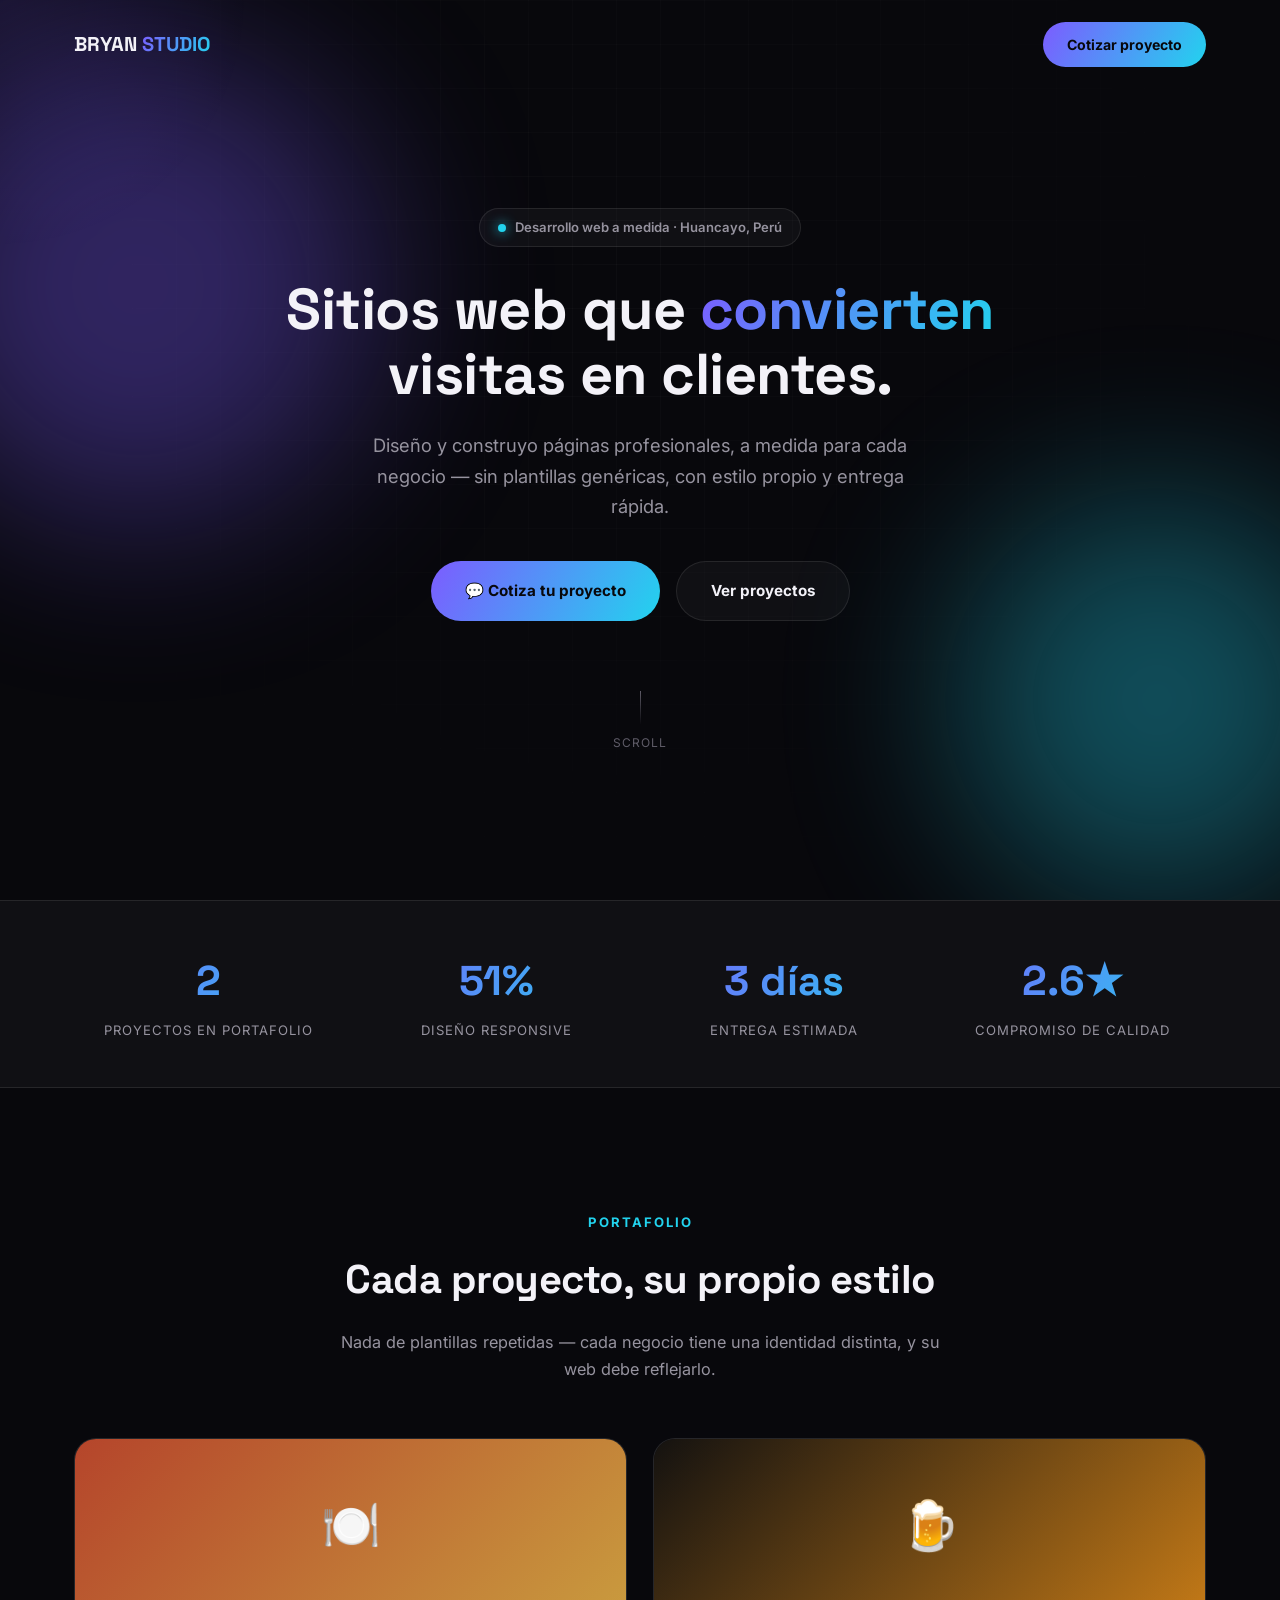
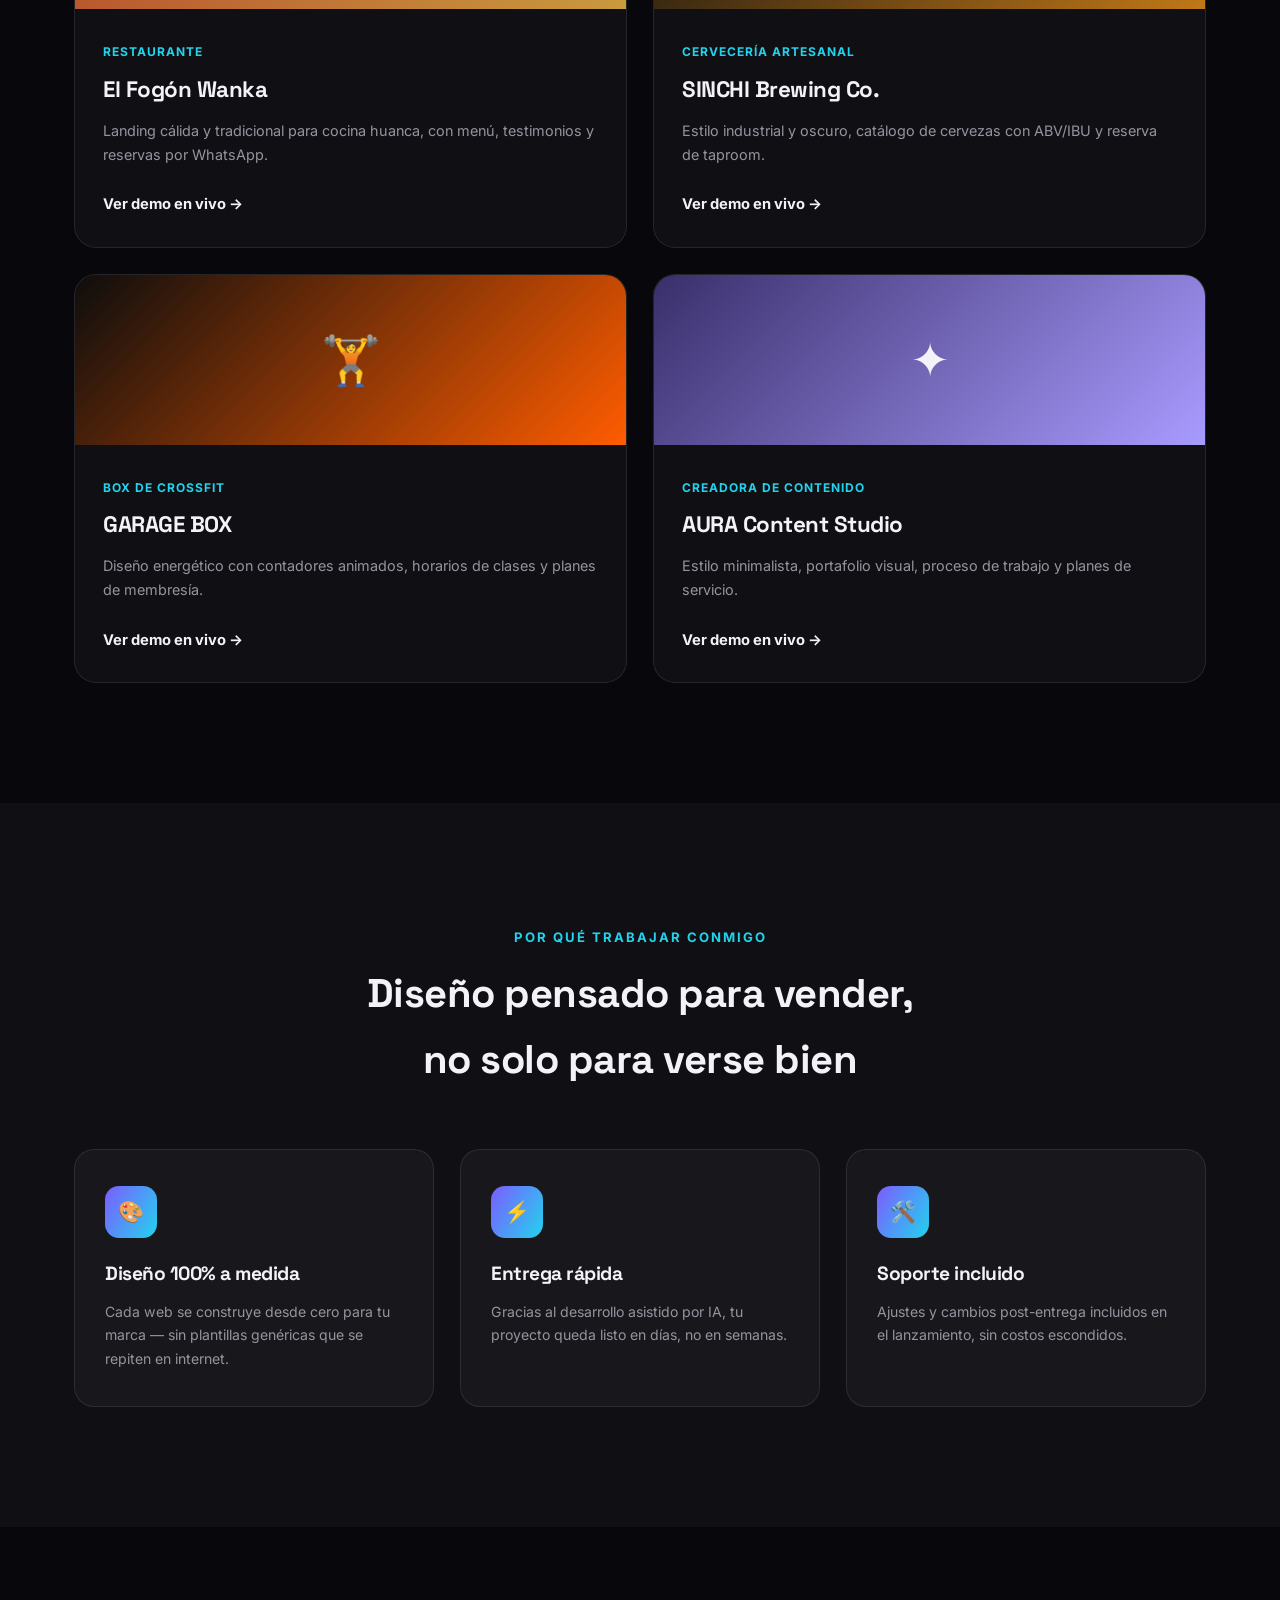
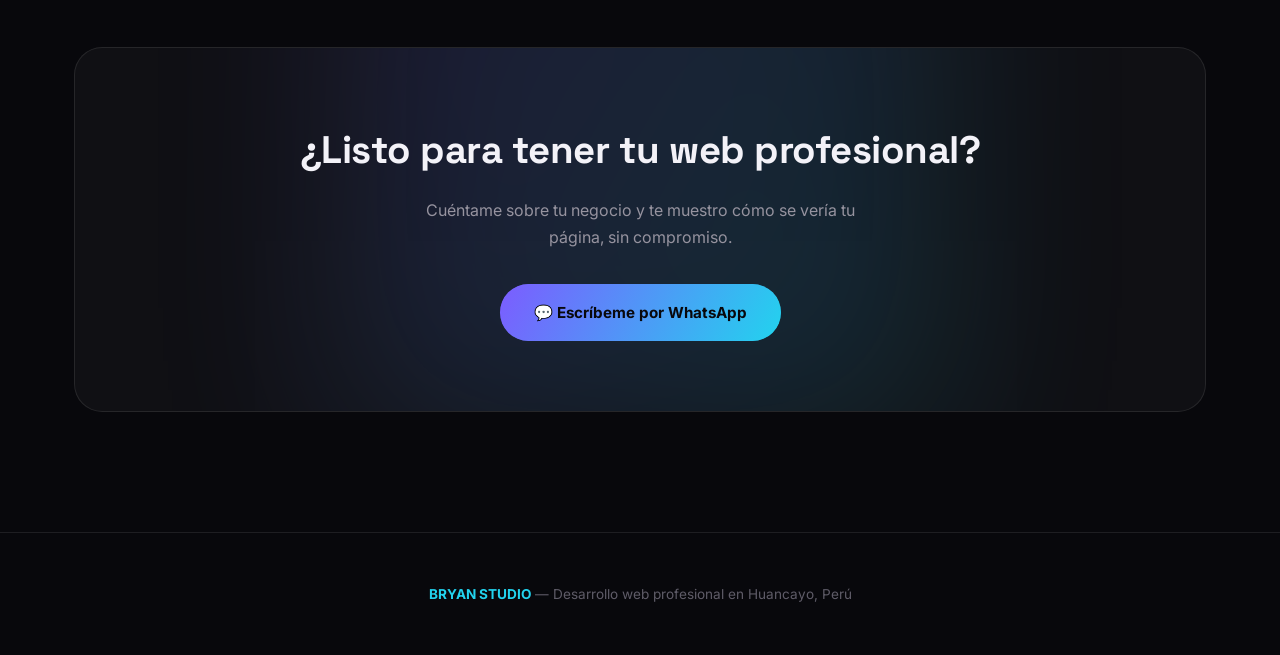
<file: index.html>
<!DOCTYPE html>
<html lang="es">
<head>
<meta charset="UTF-8">
<meta name="viewport" content="width=device-width, initial-scale=1.0">
<title>Bryan Studio | Desarrollo Web Profesional — Huancayo</title>
<link rel="preconnect" href="https://fonts.googleapis.com">
<link href="https://fonts.googleapis.com/css2?family=Space+Grotesk:wght@500;600;700&family=Inter:wght@400;500;600;700&display=swap" rel="stylesheet">
<link rel="stylesheet" href="css/style.css">
<script src="js/script.js"></script>
</head>
<body>

<div class="cursor-glow"></div>

<header>
  <nav>
    <a href="#" class="logo">BRYAN <span class="grad-text">STUDIO</span></a>
    <a href="https://wa.me/51900000000?text=Hola!%20Vi%20tu%20portafolio%20y%20quiero%20cotizar%20mi%20p%C3%A1gina" class="nav-cta">Cotizar proyecto</a>
  </nav>
</header>

<section class="hero">
  <div class="blob blob-a"></div>
  <div class="blob blob-b"></div>
  <div class="grid-overlay"></div>
  <div class="hero-inner">
    <span class="eyebrow">Desarrollo web a medida · Huancayo, Perú</span>
    <h1>
      <span class="word">Sitios</span> <span class="word">web</span> <span class="word">que</span>
      <span class="word grad-text">convierten</span> <span class="word">visitas</span>
      <span class="word">en</span> <span class="word">clientes.</span>
    </h1>
    <p>Diseño y construyo páginas profesionales, a medida para cada negocio — sin plantillas genéricas, con estilo propio y entrega rápida.</p>
    <div class="hero-buttons">
      <a href="https://wa.me/51900000000?text=Hola!%20Vi%20tu%20portafolio%20y%20quiero%20cotizar%20mi%20p%C3%A1gina" class="btn btn-primary">💬 Cotiza tu proyecto</a>
      <a href="#proyectos" class="btn btn-ghost">Ver proyectos</a>
    </div>
    <div class="scroll-hint"><span></span>scroll</div>
  </div>
</section>

<div class="stats-bar">
  <div class="container stats-grid">
    <div>
      <div class="stat-num grad-text" data-target="4" data-suffix="">0</div>
      <div class="stat-label">Proyectos en portafolio</div>
    </div>
    <div>
      <div class="stat-num grad-text" data-target="100" data-suffix="%">0</div>
      <div class="stat-label">Diseño responsive</div>
    </div>
    <div>
      <div class="stat-num grad-text" data-target="5" data-suffix=" días">0</div>
      <div class="stat-label">Entrega estimada</div>
    </div>
    <div>
      <div class="stat-num grad-text" data-target="5.0" data-suffix="★" data-decimals="1">0</div>
      <div class="stat-label">Compromiso de calidad</div>
    </div>
  </div>
</div>

<section id="proyectos">
  <div class="container">
    <div class="section-head reveal">
      <span class="section-tag">Portafolio</span>
      <h2 class="section-title">Cada proyecto, su propio estilo</h2>
      <p class="section-desc">Nada de plantillas repetidas — cada negocio tiene una identidad distinta, y su web debe reflejarlo.</p>
    </div>

    <div class="project-grid">
      <div class="tilt-card reveal">
        <div class="card">
          <div class="card-banner banner-restaurante"><span>🍽️</span></div>
          <div class="card-body">
            <span class="card-tag">Restaurante</span>
            <h3>El Fogón Wanka</h3>
            <p>Landing cálida y tradicional para cocina huanca, con menú, testimonios y reservas por WhatsApp.</p>
            <a href="restaurante-wanka/" target="_blank" class="card-link">Ver demo en vivo →</a>
          </div>
        </div>
      </div>

      <div class="tilt-card reveal">
        <div class="card">
          <div class="card-banner banner-cerveceria"><span>🍺</span></div>
          <div class="card-body">
            <span class="card-tag">Cervecería artesanal</span>
            <h3>SINCHI Brewing Co.</h3>
            <p>Estilo industrial y oscuro, catálogo de cervezas con ABV/IBU y reserva de taproom.</p>
            <a href="cerveceria-sinchi/" target="_blank" class="card-link">Ver demo en vivo →</a>
          </div>
        </div>
      </div>

      <div class="tilt-card reveal">
        <div class="card">
          <div class="card-banner banner-crossfit"><span>🏋️</span></div>
          <div class="card-body">
            <span class="card-tag">Box de CrossFit</span>
            <h3>GARAGE BOX</h3>
            <p>Diseño energético con contadores animados, horarios de clases y planes de membresía.</p>
            <a href="garage-box-crossfit/" target="_blank" class="card-link">Ver demo en vivo →</a>
          </div>
        </div>
      </div>

      <div class="tilt-card reveal">
        <div class="card">
          <div class="card-banner banner-content"><span>✦</span></div>
          <div class="card-body">
            <span class="card-tag">Creadora de contenido</span>
            <h3>AURA Content Studio</h3>
            <p>Estilo minimalista, portafolio visual, proceso de trabajo y planes de servicio.</p>
            <a href="aura-content-creator/" target="_blank" class="card-link">Ver demo en vivo →</a>
          </div>
        </div>
      </div>
    </div>
  </div>
</section>

<section class="features">
  <div class="container">
    <div class="section-head reveal">
      <span class="section-tag">Por qué trabajar conmigo</span>
      <h2 class="section-title">Diseño pensado para vender, no solo para verse bien</h2>
    </div>
    <div class="feature-grid">
      <div class="feature-card reveal">
        <div class="feature-icon">🎨</div>
        <h3>Diseño 100% a medida</h3>
        <p>Cada web se construye desde cero para tu marca — sin plantillas genéricas que se repiten en internet.</p>
      </div>
      <div class="feature-card reveal">
        <div class="feature-icon">⚡</div>
        <h3>Entrega rápida</h3>
        <p>Gracias al desarrollo asistido por IA, tu proyecto queda listo en días, no en semanas.</p>
      </div>
      <div class="feature-card reveal">
        <div class="feature-icon">🛠️</div>
        <h3>Soporte incluido</h3>
        <p>Ajustes y cambios post-entrega incluidos en el lanzamiento, sin costos escondidos.</p>
      </div>
    </div>
  </div>
</section>

<section class="cta">
  <div class="container">
    <div class="cta-box reveal">
      <h2>¿Listo para tener tu web profesional?</h2>
      <p>Cuéntame sobre tu negocio y te muestro cómo se vería tu página, sin compromiso.</p>
      <a href="https://wa.me/51900000000?text=Hola!%20Vi%20tu%20portafolio%20y%20quiero%20cotizar%20mi%20p%C3%A1gina" class="btn btn-primary pulse">💬 Escríbeme por WhatsApp</a>
    </div>
  </div>
</section>

<footer>
  <div class="container">
    <strong>BRYAN STUDIO</strong> — Desarrollo web profesional en Huancayo, Perú
  </div>
</footer>

</body>
</html>
</file>
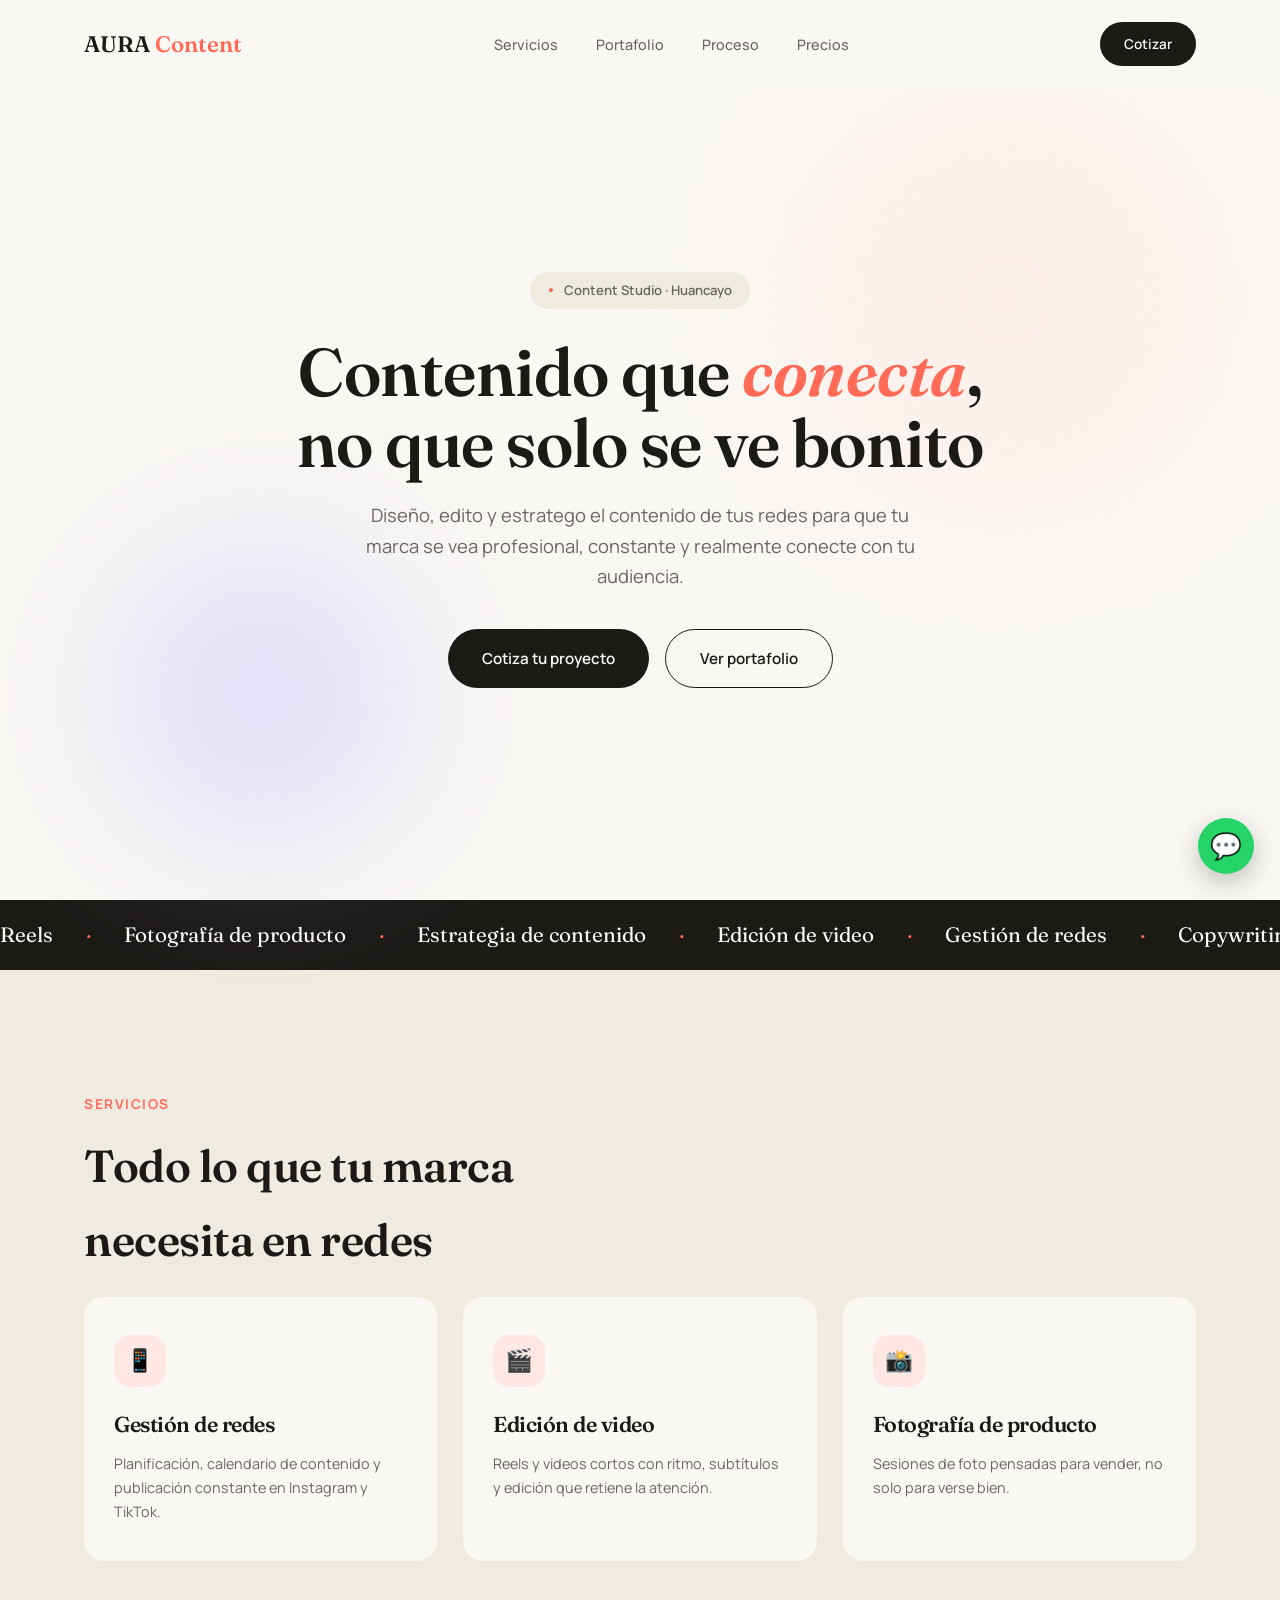
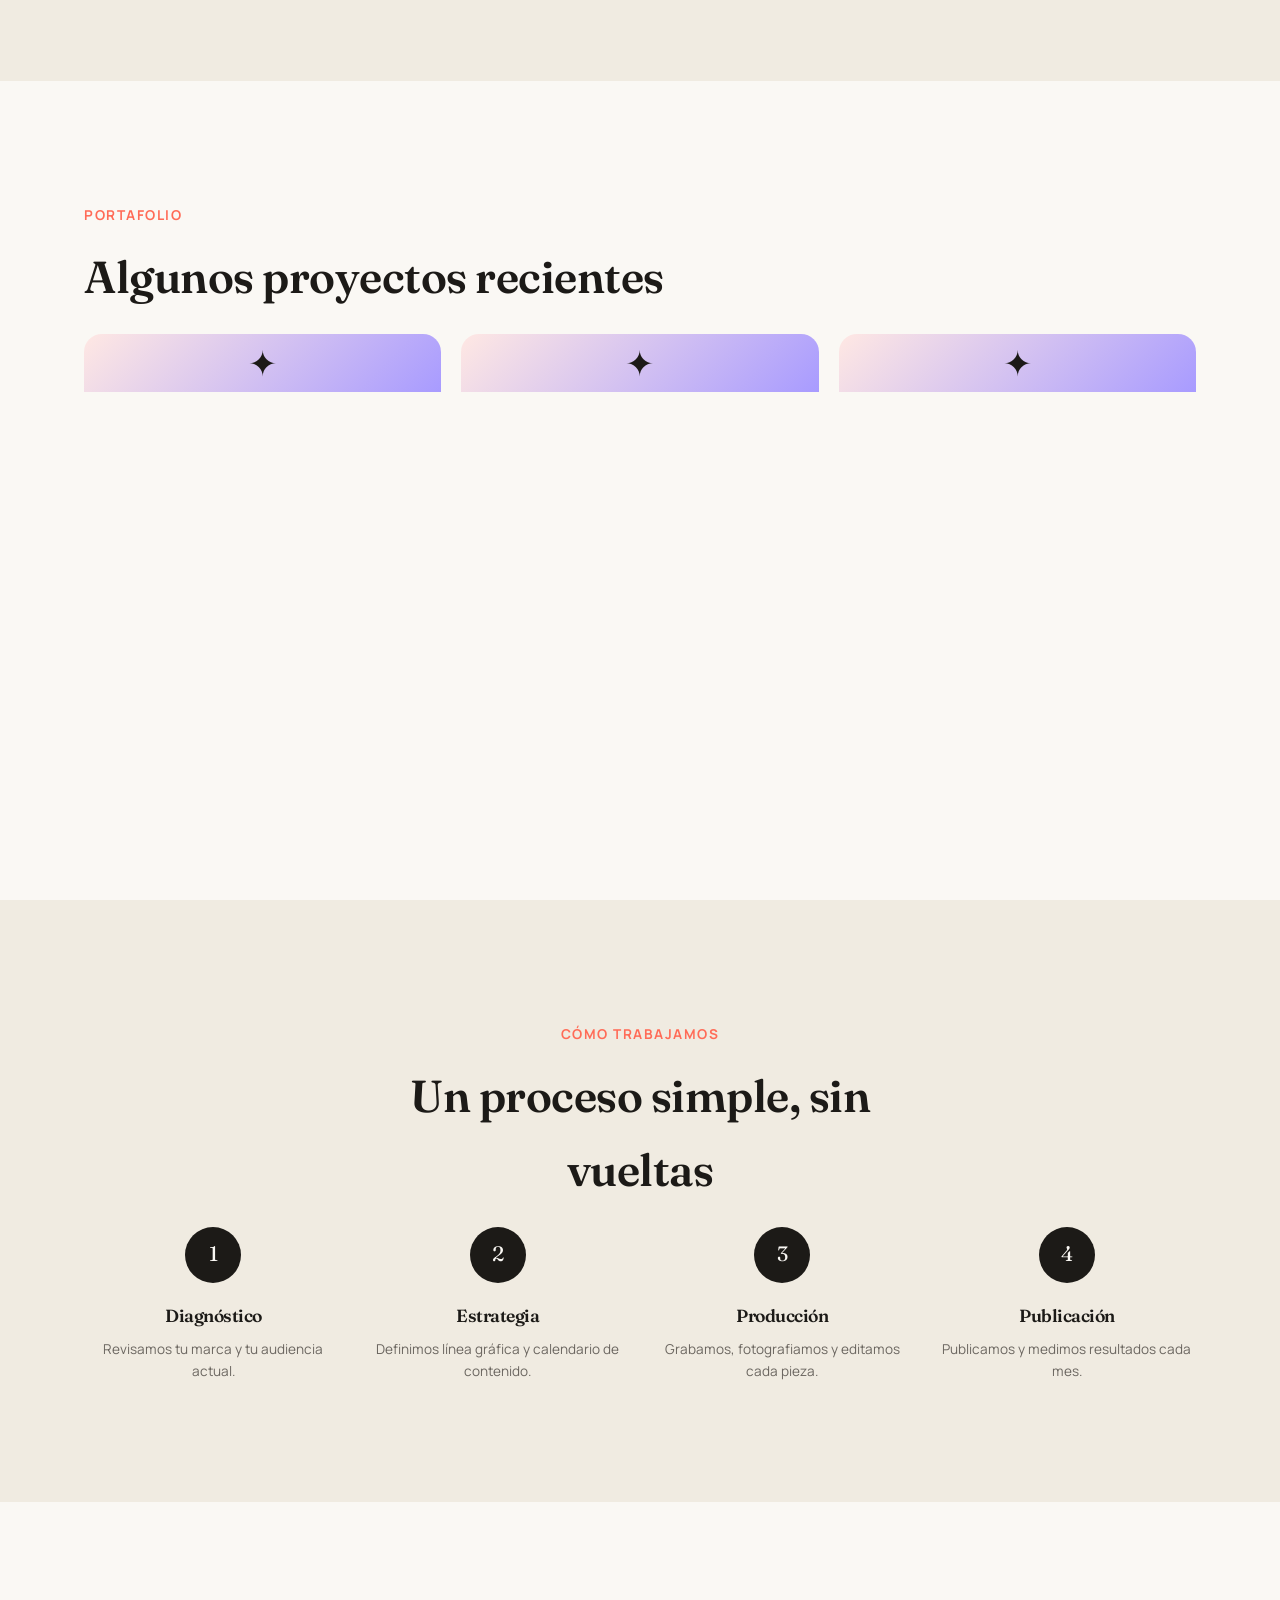
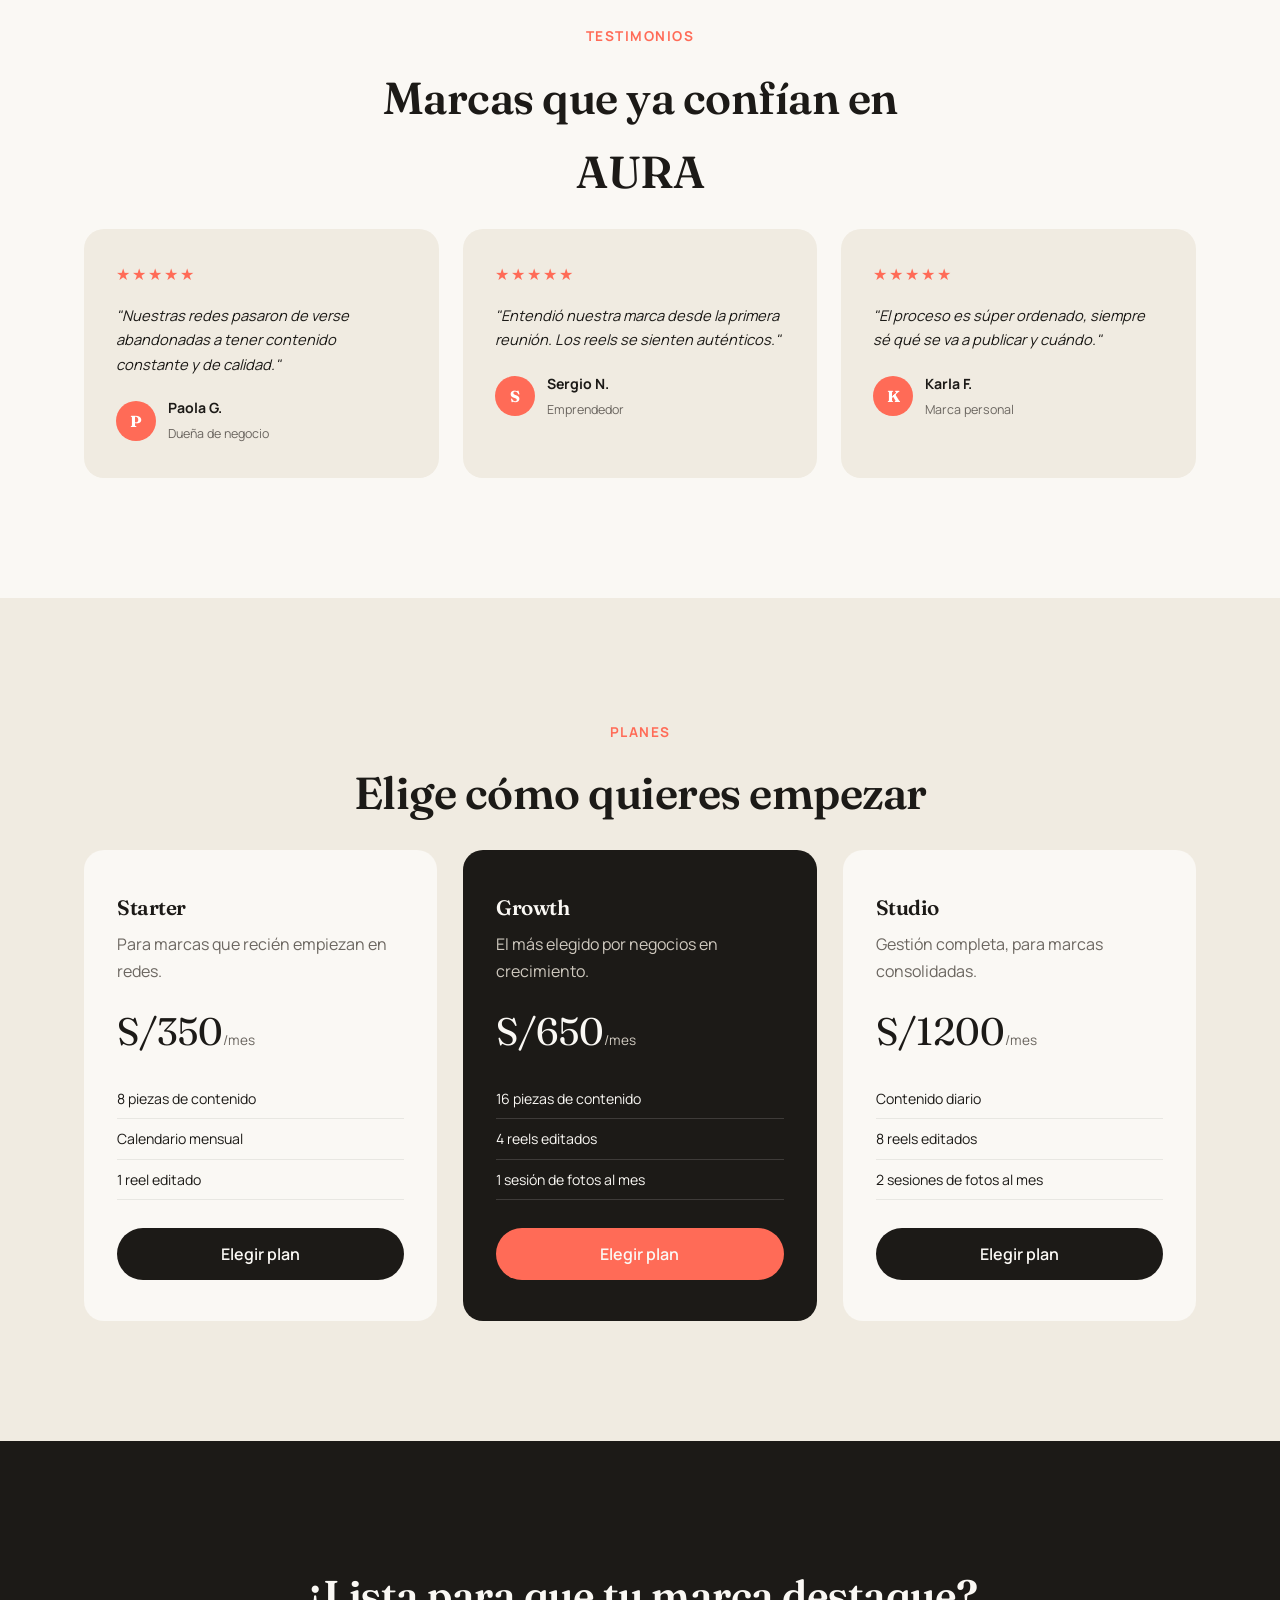
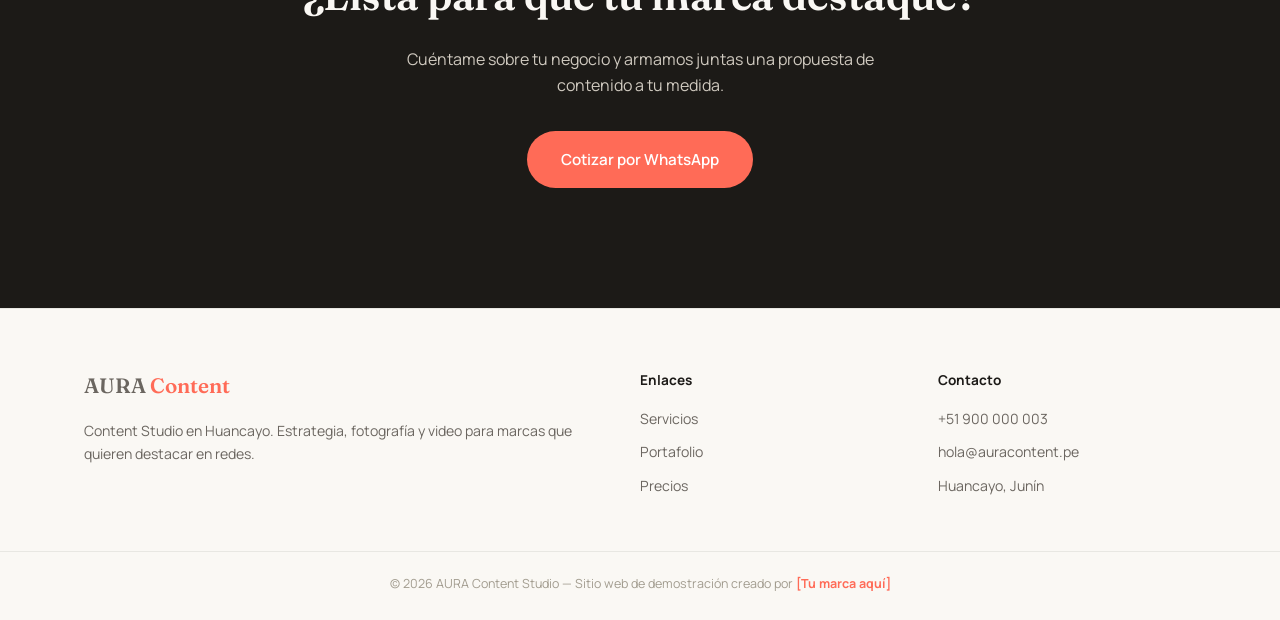
<file: aura-content-creator/index.html>
<!DOCTYPE html>
<html lang="es">
<head>
<meta charset="UTF-8">
<meta name="viewport" content="width=device-width, initial-scale=1.0">
<title>AURA Content Studio | Contenido para redes sociales</title>
<link rel="preconnect" href="https://fonts.googleapis.com">
<link href="https://fonts.googleapis.com/css2?family=Fraunces:ital,wght@0,500;0,600;1,500&family=Manrope:wght@400;500;600;700;800&display=swap" rel="stylesheet">
<link rel="stylesheet" href="css/style.css">
<script src="js/script.js"></script>
</head>
<body>

<header>
  <nav>
    <a href="#" class="logo">AURA <span>Content</span></a>
    <ul class="nav-links">
      <li><a href="#servicios">Servicios</a></li>
      <li><a href="#portafolio">Portafolio</a></li>
      <li><a href="#proceso">Proceso</a></li>
      <li><a href="#precios">Precios</a></li>
    </ul>
    <a href="https://wa.me/51900000003?text=Hola!%20Quiero%20cotizar%20contenido" class="nav-cta">Cotizar</a>
    <button class="menu-toggle" aria-label="Menú"><span></span><span></span><span></span></button>
  </nav>
</header>

<section class="hero">
  <div class="blob blob-1"></div>
  <div class="blob blob-2"></div>
  <div class="hero-content">
    <span class="eyebrow">Content Studio · Huancayo</span>
    <h1>Contenido que <em>conecta</em>,<br>no que solo se ve bonito</h1>
    <p>Diseño, edito y estratego el contenido de tus redes para que tu marca se vea profesional, constante y realmente conecte con tu audiencia.</p>
    <div class="hero-buttons">
      <a href="https://wa.me/51900000003?text=Hola!%20Quiero%20cotizar%20contenido" class="btn btn-primary">Cotiza tu proyecto</a>
      <a href="#portafolio" class="btn btn-outline">Ver portafolio</a>
    </div>
  </div>
</section>

<div class="marquee-wrap">
  <div class="marquee">
    Reels <span>·</span> Fotografía de producto <span>·</span> Estrategia de contenido <span>·</span> Edición de video <span>·</span> Gestión de redes <span>·</span> Copywriting <span>·</span>
    Reels <span>·</span> Fotografía de producto <span>·</span> Estrategia de contenido <span>·</span> Edición de video <span>·</span> Gestión de redes <span>·</span> Copywriting <span>·</span>
  </div>
</div>

<section class="services" id="servicios">
  <div class="container">
    <div class="reveal" style="max-width:600px;">
      <span class="section-tag">Servicios</span>
      <h2 class="section-title">Todo lo que tu marca necesita en redes</h2>
    </div>
    <div class="service-grid">
      <div class="service-card reveal">
        <div class="service-icon">📱</div>
        <h3>Gestión de redes</h3>
        <p>Planificación, calendario de contenido y publicación constante en Instagram y TikTok.</p>
      </div>
      <div class="service-card reveal">
        <div class="service-icon">🎬</div>
        <h3>Edición de video</h3>
        <p>Reels y videos cortos con ritmo, subtítulos y edición que retiene la atención.</p>
      </div>
      <div class="service-card reveal">
        <div class="service-icon">📸</div>
        <h3>Fotografía de producto</h3>
        <p>Sesiones de foto pensadas para vender, no solo para verse bien.</p>
      </div>
    </div>
  </div>
</section>

<section class="portfolio" id="portafolio">
  <div class="container">
    <div class="reveal" style="max-width:600px;">
      <span class="section-tag">Portafolio</span>
      <h2 class="section-title">Algunos proyectos recientes</h2>
    </div>
    <div class="portfolio-grid">
      <div class="portfolio-item reveal">
        <img src="https://images.unsplash.com/photo-1611162617213-7d7a39e9b1d7?q=80&w=600&auto=format&fit=crop" alt="Proyecto de contenido 1" onerror="handleImgError(this)">
        <div class="portfolio-overlay"><div><b>Marca de moda</b><span>Reels + fotografía</span></div></div>
      </div>
      <div class="portfolio-item reveal">
        <img src="https://images.unsplash.com/photo-1516251193007-45ef944ab0c6?q=80&w=600&auto=format&fit=crop" alt="Proyecto de contenido 2" onerror="handleImgError(this)">
        <div class="portfolio-overlay"><div><b>Cafetería local</b><span>Gestión de redes</span></div></div>
      </div>
      <div class="portfolio-item reveal">
        <img src="https://images.unsplash.com/photo-1492691527719-9d1e07e534b4?q=80&w=600&auto=format&fit=crop" alt="Proyecto de contenido 3" onerror="handleImgError(this)">
        <div class="portfolio-overlay"><div><b>Estudio de yoga</b><span>Estrategia + video</span></div></div>
      </div>
    </div>
  </div>
</section>

<section class="process" id="proceso">
  <div class="container">
    <div class="center reveal" style="max-width:600px;">
      <span class="section-tag">Cómo trabajamos</span>
      <h2 class="section-title">Un proceso simple, sin vueltas</h2>
    </div>
    <div class="process-grid">
      <div class="process-step reveal">
        <div class="process-num">1</div>
        <h3>Diagnóstico</h3>
        <p>Revisamos tu marca y tu audiencia actual.</p>
      </div>
      <div class="process-step reveal">
        <div class="process-num">2</div>
        <h3>Estrategia</h3>
        <p>Definimos línea gráfica y calendario de contenido.</p>
      </div>
      <div class="process-step reveal">
        <div class="process-num">3</div>
        <h3>Producción</h3>
        <p>Grabamos, fotografiamos y editamos cada pieza.</p>
      </div>
      <div class="process-step reveal">
        <div class="process-num">4</div>
        <h3>Publicación</h3>
        <p>Publicamos y medimos resultados cada mes.</p>
      </div>
    </div>
  </div>
</section>

<section class="testimonials">
  <div class="container">
    <div class="center reveal" style="max-width:600px;">
      <span class="section-tag">Testimonios</span>
      <h2 class="section-title">Marcas que ya confían en AURA</h2>
    </div>
    <div class="test-grid">
      <div class="test-card reveal">
        <div class="stars">★★★★★</div>
        <p>"Nuestras redes pasaron de verse abandonadas a tener contenido constante y de calidad."</p>
        <div class="test-author">
          <div class="avatar">P</div>
          <div><b>Paola G.</b><span>Dueña de negocio</span></div>
        </div>
      </div>
      <div class="test-card reveal">
        <div class="stars">★★★★★</div>
        <p>"Entendió nuestra marca desde la primera reunión. Los reels se sienten auténticos."</p>
        <div class="test-author">
          <div class="avatar">S</div>
          <div><b>Sergio N.</b><span>Emprendedor</span></div>
        </div>
      </div>
      <div class="test-card reveal">
        <div class="stars">★★★★★</div>
        <p>"El proceso es súper ordenado, siempre sé qué se va a publicar y cuándo."</p>
        <div class="test-author">
          <div class="avatar">K</div>
          <div><b>Karla F.</b><span>Marca personal</span></div>
        </div>
      </div>
    </div>
  </div>
</section>

<section class="pricing" id="precios">
  <div class="container">
    <div class="center reveal" style="max-width:600px;">
      <span class="section-tag">Planes</span>
      <h2 class="section-title">Elige cómo quieres empezar</h2>
    </div>
    <div class="price-grid">
      <div class="price-card reveal">
        <h3>Starter</h3>
        <p class="section-desc" style="margin-bottom:0;">Para marcas que recién empiezan en redes.</p>
        <div class="price-amount">S/350<span>/mes</span></div>
        <ul>
          <li>8 piezas de contenido</li>
          <li>Calendario mensual</li>
          <li>1 reel editado</li>
        </ul>
        <a href="https://wa.me/51900000003?text=Hola!%20Quiero%20el%20plan%20Starter" class="price-btn">Elegir plan</a>
      </div>
      <div class="price-card featured reveal">
        <h3>Growth</h3>
        <p class="section-desc" style="margin-bottom:0;">El más elegido por negocios en crecimiento.</p>
        <div class="price-amount">S/650<span>/mes</span></div>
        <ul>
          <li>16 piezas de contenido</li>
          <li>4 reels editados</li>
          <li>1 sesión de fotos al mes</li>
        </ul>
        <a href="https://wa.me/51900000003?text=Hola!%20Quiero%20el%20plan%20Growth" class="price-btn">Elegir plan</a>
      </div>
      <div class="price-card reveal">
        <h3>Studio</h3>
        <p class="section-desc" style="margin-bottom:0;">Gestión completa, para marcas consolidadas.</p>
        <div class="price-amount">S/1200<span>/mes</span></div>
        <ul>
          <li>Contenido diario</li>
          <li>8 reels editados</li>
          <li>2 sesiones de fotos al mes</li>
        </ul>
        <a href="https://wa.me/51900000003?text=Hola!%20Quiero%20el%20plan%20Studio" class="price-btn">Elegir plan</a>
      </div>
    </div>
  </div>
</section>

<section class="cta">
  <div class="container">
    <h2>¿Lista para que tu marca destaque?</h2>
    <p>Cuéntame sobre tu negocio y armamos juntas una propuesta de contenido a tu medida.</p>
    <a href="https://wa.me/51900000003?text=Hola!%20Quiero%20cotizar%20contenido" class="btn btn-primary">Cotizar por WhatsApp</a>
  </div>
</section>

<footer>
  <div class="container footer-grid">
    <div>
      <a href="#" class="logo" style="font-size:1.3rem;">AURA <span>Content</span></a>
      <p>Content Studio en Huancayo. Estrategia, fotografía y video para marcas que quieren destacar en redes.</p>
    </div>
    <div>
      <h4>Enlaces</h4>
      <ul>
        <li><a href="#servicios">Servicios</a></li>
        <li><a href="#portafolio">Portafolio</a></li>
        <li><a href="#precios">Precios</a></li>
      </ul>
    </div>
    <div>
      <h4>Contacto</h4>
      <ul>
        <li>+51 900 000 003</li>
        <li>hola@auracontent.pe</li>
        <li>Huancayo, Junín</li>
      </ul>
    </div>
  </div>
  <div class="footer-bottom">
    © 2026 AURA Content Studio — Sitio web de demostración creado por <strong>[Tu marca aquí]</strong>
  </div>
</footer>

<a href="https://wa.me/51900000003?text=Hola!%20Quiero%20cotizar%20contenido" class="wa-float" aria-label="WhatsApp">💬</a>

</body>
</html>
</file>
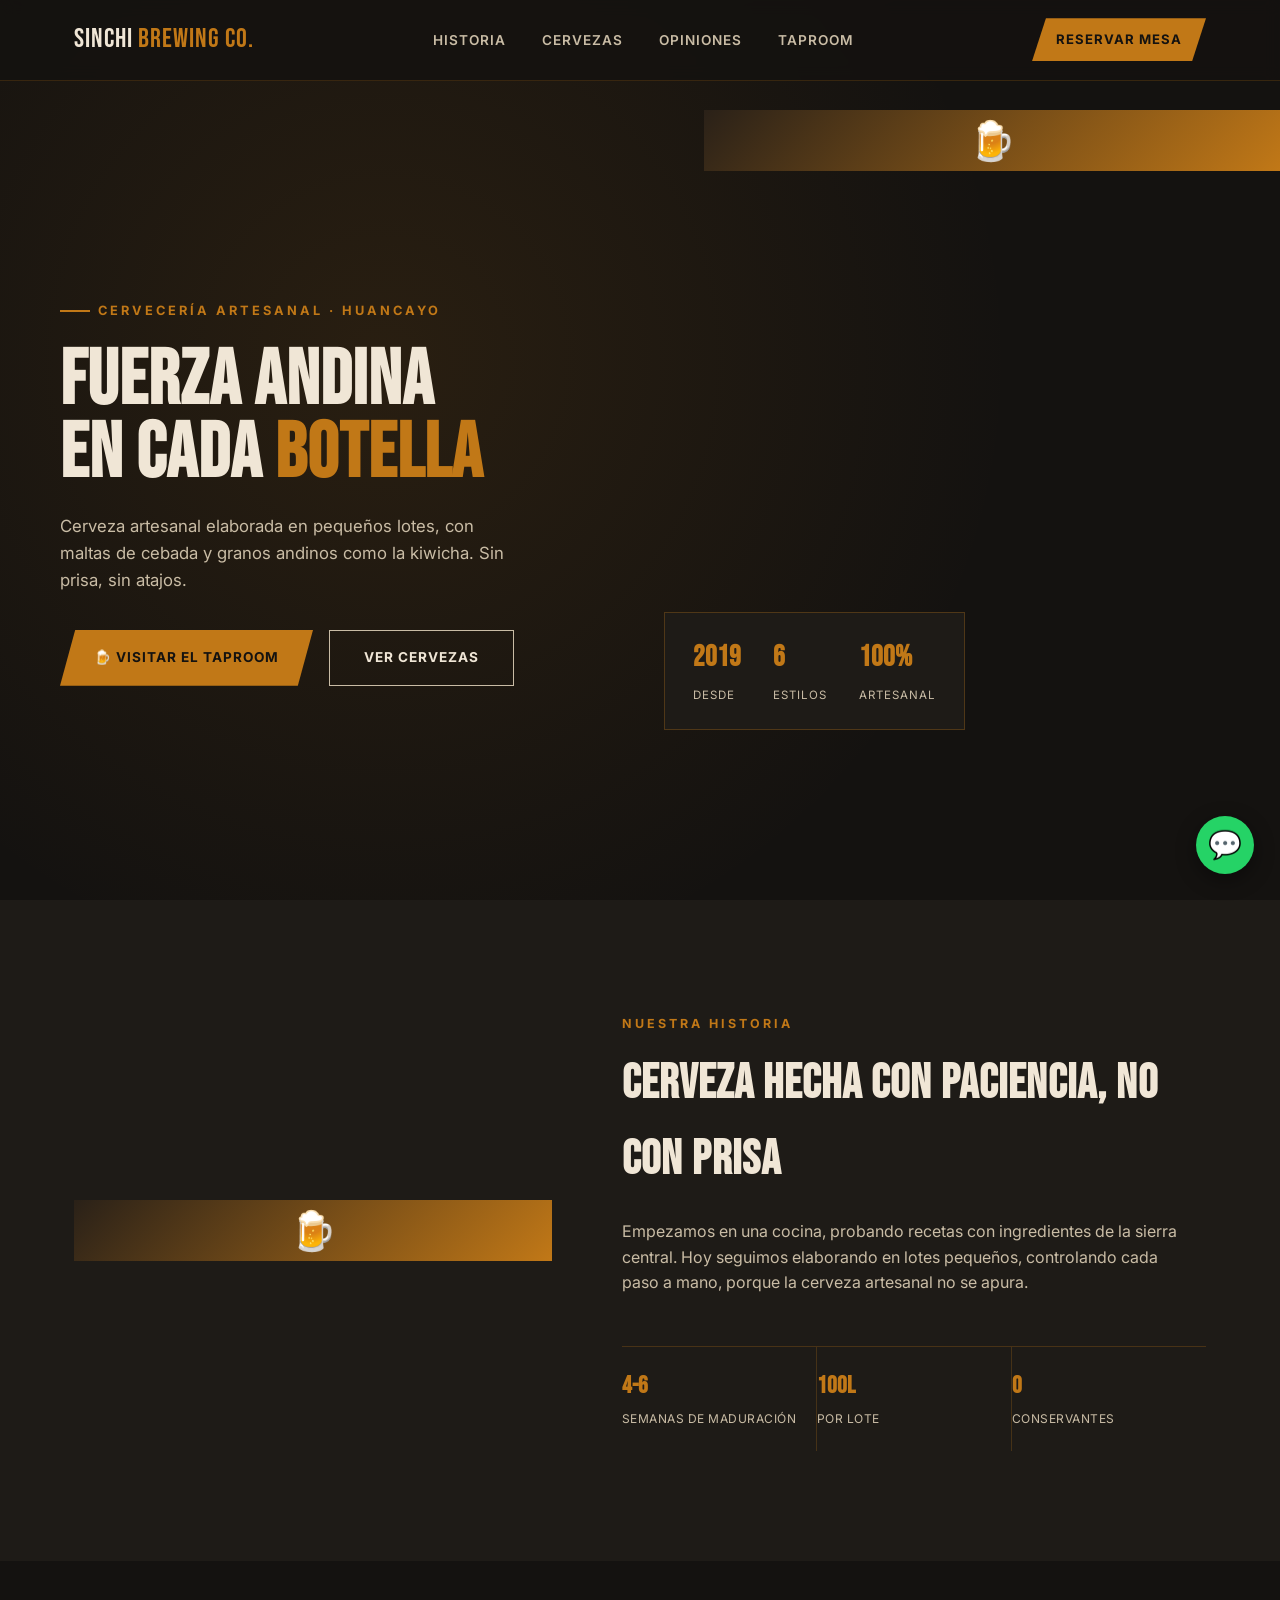
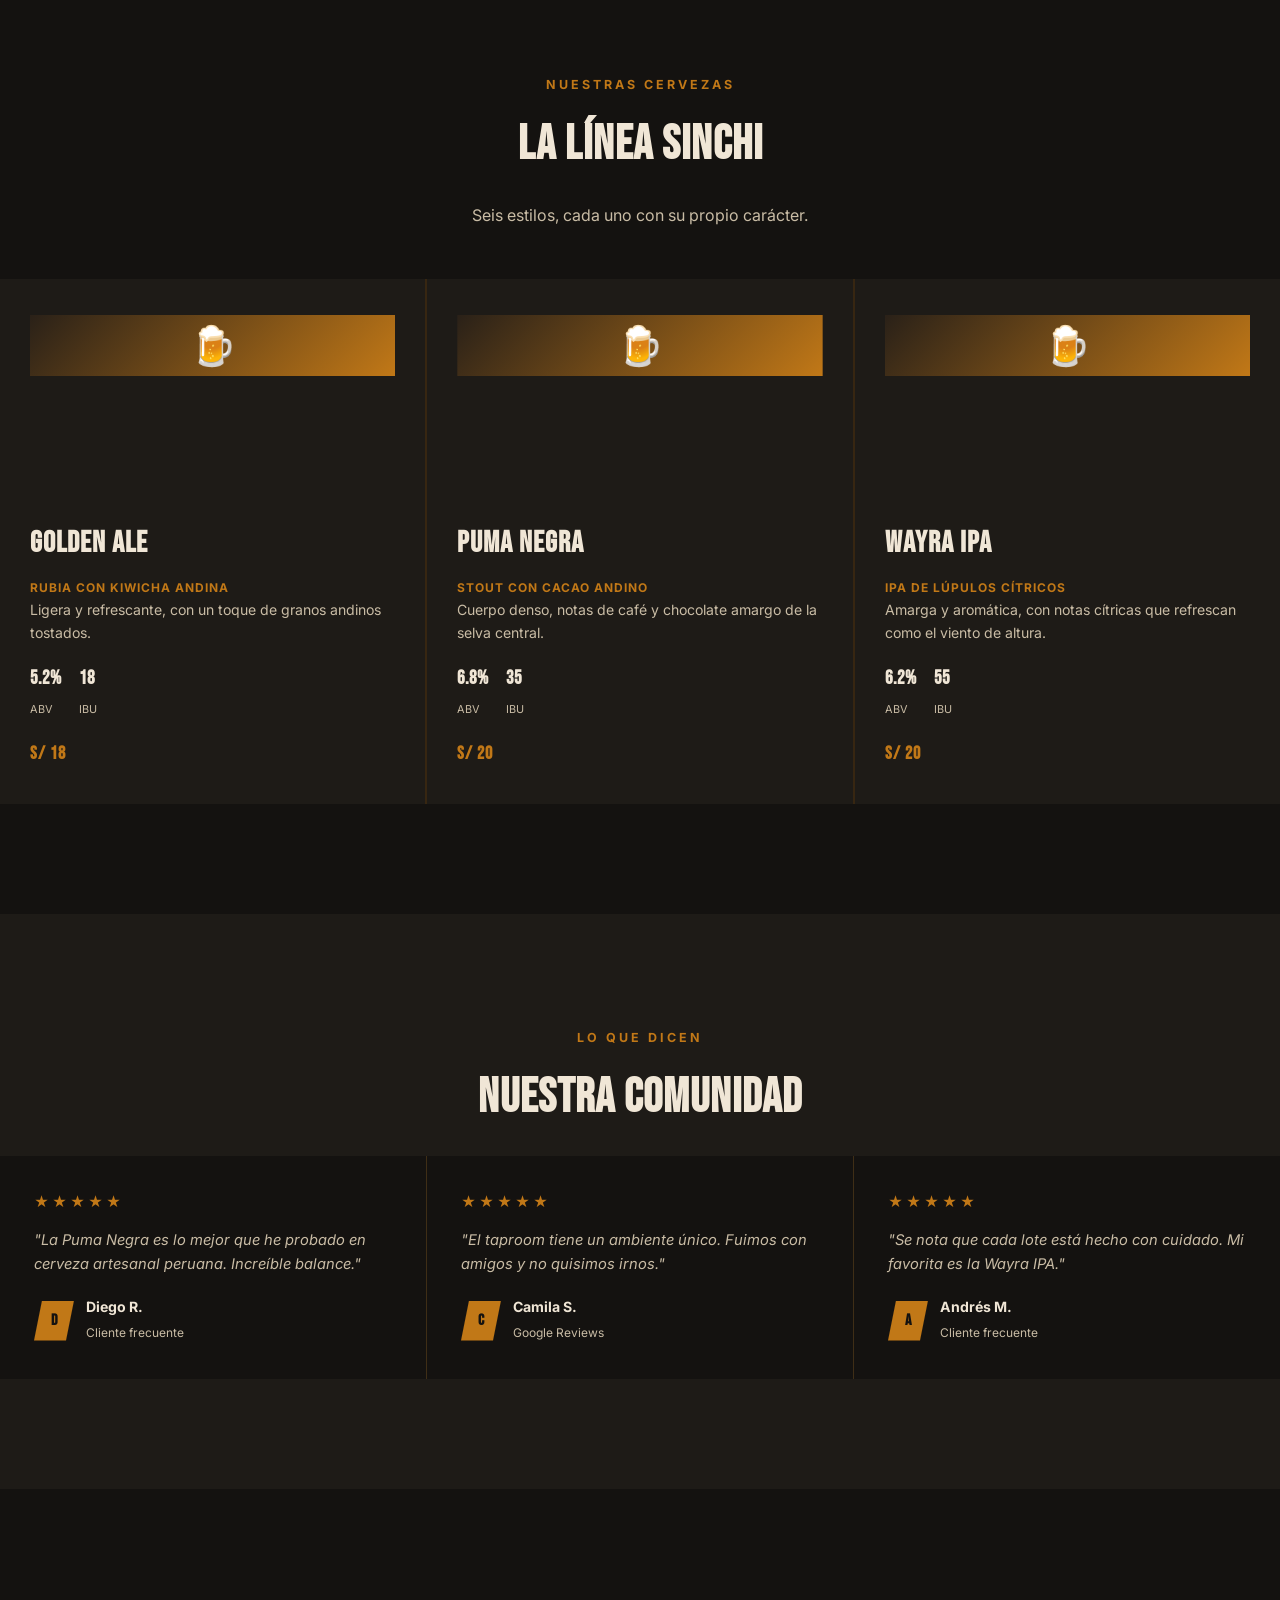
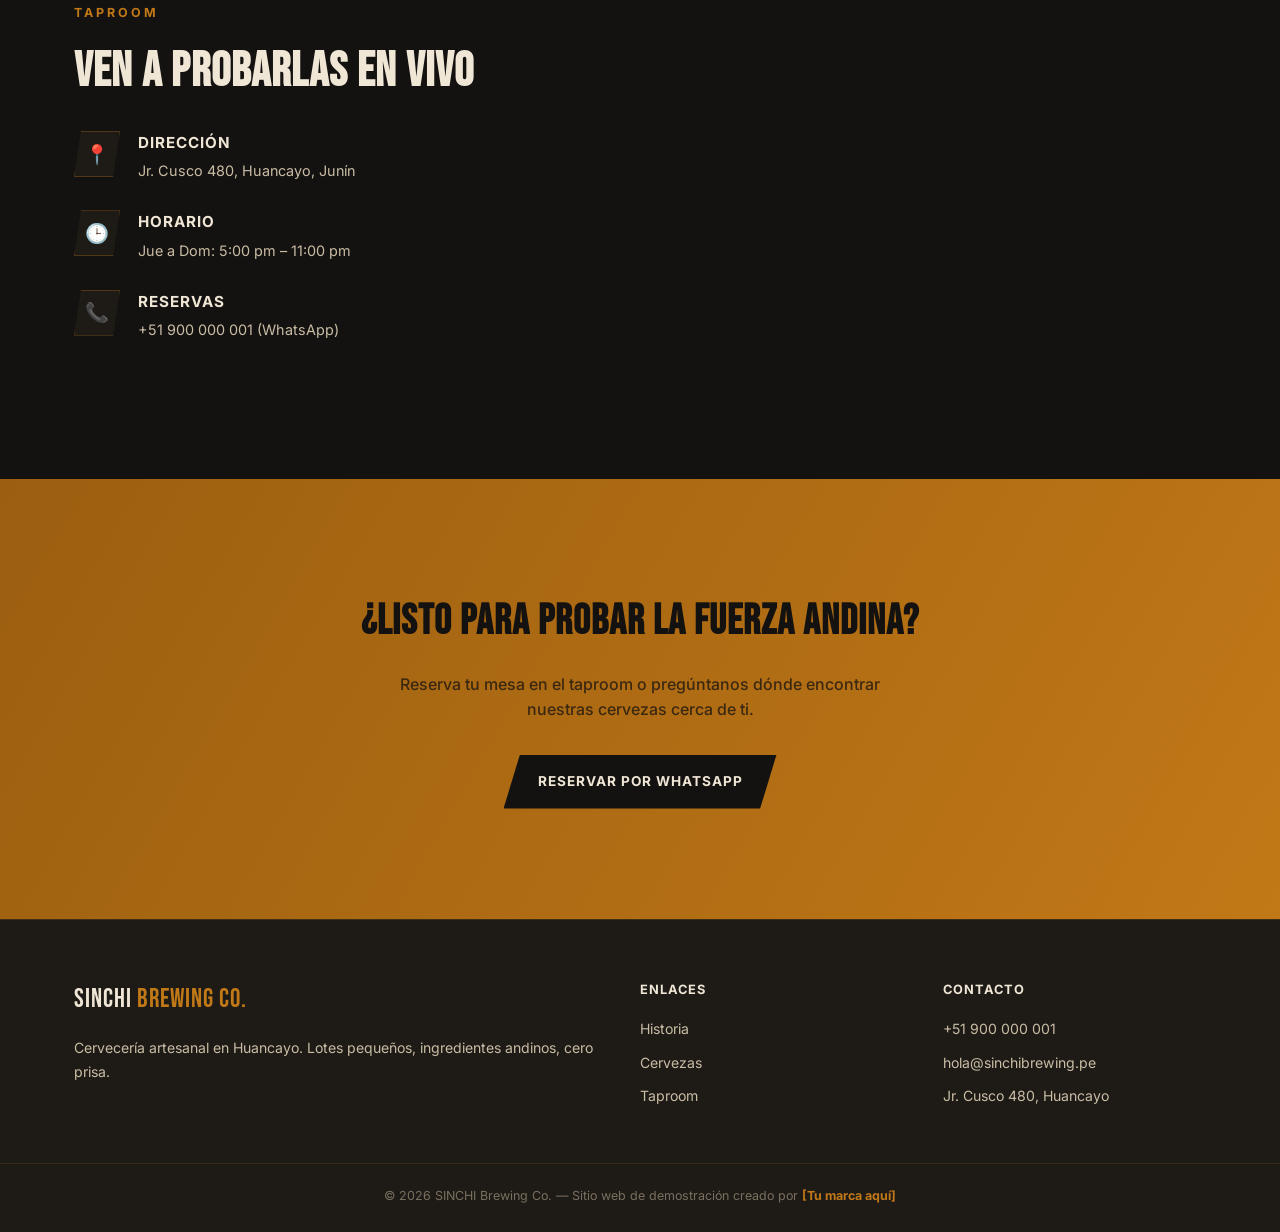
<file: cerveceria-sinchi/index.html>
<!DOCTYPE html>
<html lang="es">
<head>
<meta charset="UTF-8">
<meta name="viewport" content="width=device-width, initial-scale=1.0">
<title>SINCHI Brewing Co. | Cervecería Artesanal Andina</title>
<link rel="preconnect" href="https://fonts.googleapis.com">
<link href="https://fonts.googleapis.com/css2?family=Bebas+Neue&family=Inter:wght@300;400;500;600;700;800&display=swap" rel="stylesheet">
<link rel="stylesheet" href="css/style.css">
<script src="js/script.js"></script>
</head>
<body>

<header>
  <nav>
    <a href="#" class="logo">SINCHI <span>Brewing Co.</span></a>
    <ul class="nav-links">
      <li><a href="#historia">Historia</a></li>
      <li><a href="#cervezas">Cervezas</a></li>
      <li><a href="#opiniones">Opiniones</a></li>
      <li><a href="#visitanos">Taproom</a></li>
    </ul>
    <a href="https://wa.me/51900000001?text=Hola!%20Quiero%20visitar%20el%20taproom" class="nav-cta">Reservar mesa</a>
    <button class="menu-toggle" aria-label="Menú"><span></span><span></span><span></span></button>
  </nav>
</header>

<section class="hero">
  <div class="hero-content">
    <span class="hero-tag">Cervecería artesanal · Huancayo</span>
    <h1>Fuerza andina<br>en cada <em>botella</em></h1>
    <p>Cerveza artesanal elaborada en pequeños lotes, con maltas de cebada y granos andinos como la kiwicha. Sin prisa, sin atajos.</p>
    <div class="hero-buttons">
      <a href="https://wa.me/51900000001?text=Hola!%20Quiero%20visitar%20el%20taproom" class="btn-primary">🍺 Visitar el taproom</a>
      <a href="#cervezas" class="btn-secondary">Ver cervezas</a>
    </div>
  </div>
  <div class="hero-visual">
    <img src="https://images.unsplash.com/photo-1436076863939-06870fe779c2?q=80&w=1200&auto=format&fit=crop" alt="Cerveza artesanal SINCHI" onerror="handleImgError(this)">
    <div class="hero-stats">
      <div class="hero-stat"><b>2019</b><span>Desde</span></div>
      <div class="hero-stat"><b>6</b><span>Estilos</span></div>
      <div class="hero-stat"><b>100%</b><span>Artesanal</span></div>
    </div>
  </div>
</section>

<section class="about" id="historia">
  <div class="container about-grid">
    <div class="about-img">
      <img src="https://images.unsplash.com/photo-1584225064785-c62a8b43d148?q=80&w=800&auto=format&fit=crop" alt="Proceso de elaboración" onerror="handleImgError(this)">
    </div>
    <div>
      <span class="section-tag">Nuestra historia</span>
      <h2 class="section-title">Cerveza hecha con paciencia, no con prisa</h2>
      <p class="section-desc">Empezamos en una cocina, probando recetas con ingredientes de la sierra central. Hoy seguimos elaborando en lotes pequeños, controlando cada paso a mano, porque la cerveza artesanal no se apura.</p>
      <div class="ingredients">
        <div class="ingredient"><b>4-6</b><span>Semanas de maduración</span></div>
        <div class="ingredient"><b>100L</b><span>Por lote</span></div>
        <div class="ingredient"><b>0</b><span>Conservantes</span></div>
      </div>
    </div>
  </div>
</section>

<section class="beers" id="cervezas">
  <div class="container">
    <div class="center" style="max-width:600px;">
      <span class="section-tag">Nuestras cervezas</span>
      <h2 class="section-title">La línea SINCHI</h2>
      <p class="section-desc center">Seis estilos, cada uno con su propio carácter.</p>
    </div>
  </div>
  <div class="beer-grid">
    <div class="beer-card">
      <div class="beer-img"><img src="https://images.unsplash.com/photo-1571613316887-6f8d5cbf7ef7?q=80&w=500&auto=format&fit=crop" alt="Sinchi Golden Ale" onerror="handleImgError(this)"></div>
      <h3>Golden Ale</h3>
      <span class="beer-style">Rubia con kiwicha andina</span>
      <p>Ligera y refrescante, con un toque de granos andinos tostados.</p>
      <div class="beer-specs">
        <div class="spec"><b>5.2%</b><span>ABV</span></div>
        <div class="spec"><b>18</b><span>IBU</span></div>
      </div>
      <span class="beer-price">S/ 18</span>
    </div>
    <div class="beer-card">
      <div class="beer-img"><img src="https://images.unsplash.com/photo-1518176258769-f227c798150e?q=80&w=500&auto=format&fit=crop" alt="Puma Negra Stout" onerror="handleImgError(this)"></div>
      <h3>Puma Negra</h3>
      <span class="beer-style">Stout con cacao andino</span>
      <p>Cuerpo denso, notas de café y chocolate amargo de la selva central.</p>
      <div class="beer-specs">
        <div class="spec"><b>6.8%</b><span>ABV</span></div>
        <div class="spec"><b>35</b><span>IBU</span></div>
      </div>
      <span class="beer-price">S/ 20</span>
    </div>
    <div class="beer-card">
      <div class="beer-img"><img src="https://images.unsplash.com/photo-1568644396922-5c3bfae12211?q=80&w=500&auto=format&fit=crop" alt="Wayra IPA" onerror="handleImgError(this)"></div>
      <h3>Wayra IPA</h3>
      <span class="beer-style">IPA de lúpulos cítricos</span>
      <p>Amarga y aromática, con notas cítricas que refrescan como el viento de altura.</p>
      <div class="beer-specs">
        <div class="spec"><b>6.2%</b><span>ABV</span></div>
        <div class="spec"><b>55</b><span>IBU</span></div>
      </div>
      <span class="beer-price">S/ 20</span>
    </div>
  </div>
</section>

<section class="testimonials" id="opiniones">
  <div class="container">
    <div class="center" style="max-width:600px;">
      <span class="section-tag">Lo que dicen</span>
      <h2 class="section-title">Nuestra comunidad</h2>
    </div>
  </div>
  <div class="test-grid">
    <div class="test-card">
      <div class="stars">★★★★★</div>
      <p>"La Puma Negra es lo mejor que he probado en cerveza artesanal peruana. Increíble balance."</p>
      <div class="test-author">
        <div class="avatar">D</div>
        <div><b>Diego R.</b><span>Cliente frecuente</span></div>
      </div>
    </div>
    <div class="test-card">
      <div class="stars">★★★★★</div>
      <p>"El taproom tiene un ambiente único. Fuimos con amigos y no quisimos irnos."</p>
      <div class="test-author">
        <div class="avatar">C</div>
        <div><b>Camila S.</b><span>Google Reviews</span></div>
      </div>
    </div>
    <div class="test-card">
      <div class="stars">★★★★★</div>
      <p>"Se nota que cada lote está hecho con cuidado. Mi favorita es la Wayra IPA."</p>
      <div class="test-author">
        <div class="avatar">A</div>
        <div><b>Andrés M.</b><span>Cliente frecuente</span></div>
      </div>
    </div>
  </div>
</section>

<section class="visit" id="visitanos">
  <div class="container visit-grid">
    <div>
      <span class="section-tag">Taproom</span>
      <h2 class="section-title">Ven a probarlas en vivo</h2>
      <div class="info-row">
        <div class="info-icon">📍</div>
        <div><h4>Dirección</h4><p>Jr. Cusco 480, Huancayo, Junín</p></div>
      </div>
      <div class="info-row">
        <div class="info-icon">🕒</div>
        <div><h4>Horario</h4><p>Jue a Dom: 5:00 pm – 11:00 pm</p></div>
      </div>
      <div class="info-row">
        <div class="info-icon">📞</div>
        <div><h4>Reservas</h4><p>+51 900 000 001 (WhatsApp)</p></div>
      </div>
    </div>
    <div class="map-box">
      <iframe src="https://www.google.com/maps?q=Huancayo,Peru&output=embed" allowfullscreen="" loading="lazy"></iframe>
    </div>
  </div>
</section>

<section class="cta">
  <div class="container">
    <h2>¿Listo para probar la fuerza andina?</h2>
    <p>Reserva tu mesa en el taproom o pregúntanos dónde encontrar nuestras cervezas cerca de ti.</p>
    <a href="https://wa.me/51900000001?text=Hola!%20Quiero%20visitar%20el%20taproom" class="btn-primary">Reservar por WhatsApp</a>
  </div>
</section>

<footer>
  <div class="container footer-grid">
    <div>
      <a href="#" class="logo" style="font-size:1.6rem;">SINCHI <span>Brewing Co.</span></a>
      <p>Cervecería artesanal en Huancayo. Lotes pequeños, ingredientes andinos, cero prisa.</p>
    </div>
    <div>
      <h4>Enlaces</h4>
      <ul>
        <li><a href="#historia">Historia</a></li>
        <li><a href="#cervezas">Cervezas</a></li>
        <li><a href="#visitanos">Taproom</a></li>
      </ul>
    </div>
    <div>
      <h4>Contacto</h4>
      <ul>
        <li>+51 900 000 001</li>
        <li>hola@sinchibrewing.pe</li>
        <li>Jr. Cusco 480, Huancayo</li>
      </ul>
    </div>
  </div>
  <div class="footer-bottom">
    © 2026 SINCHI Brewing Co. — Sitio web de demostración creado por <strong>[Tu marca aquí]</strong>
  </div>
</footer>

<a href="https://wa.me/51900000001?text=Hola!%20Quiero%20visitar%20el%20taproom" class="wa-float" aria-label="WhatsApp">💬</a>

</body>
</html>
</file>
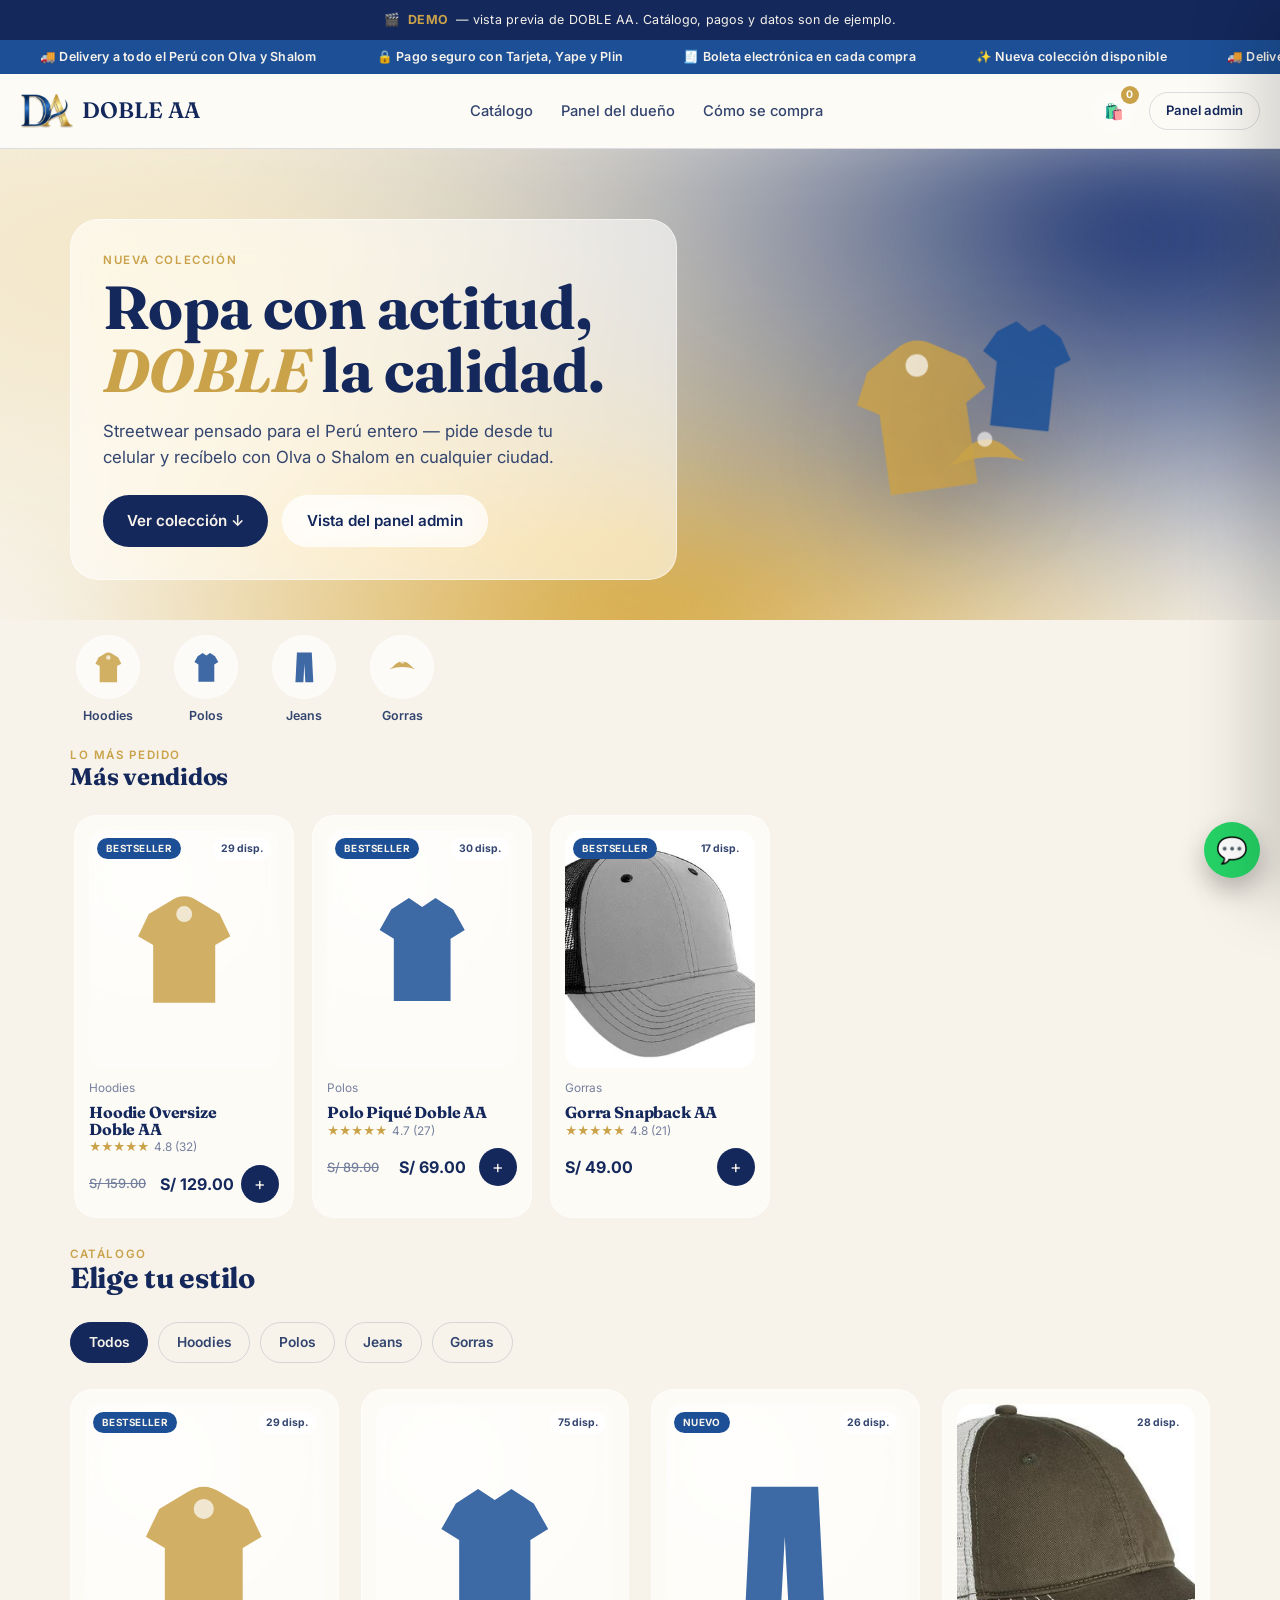
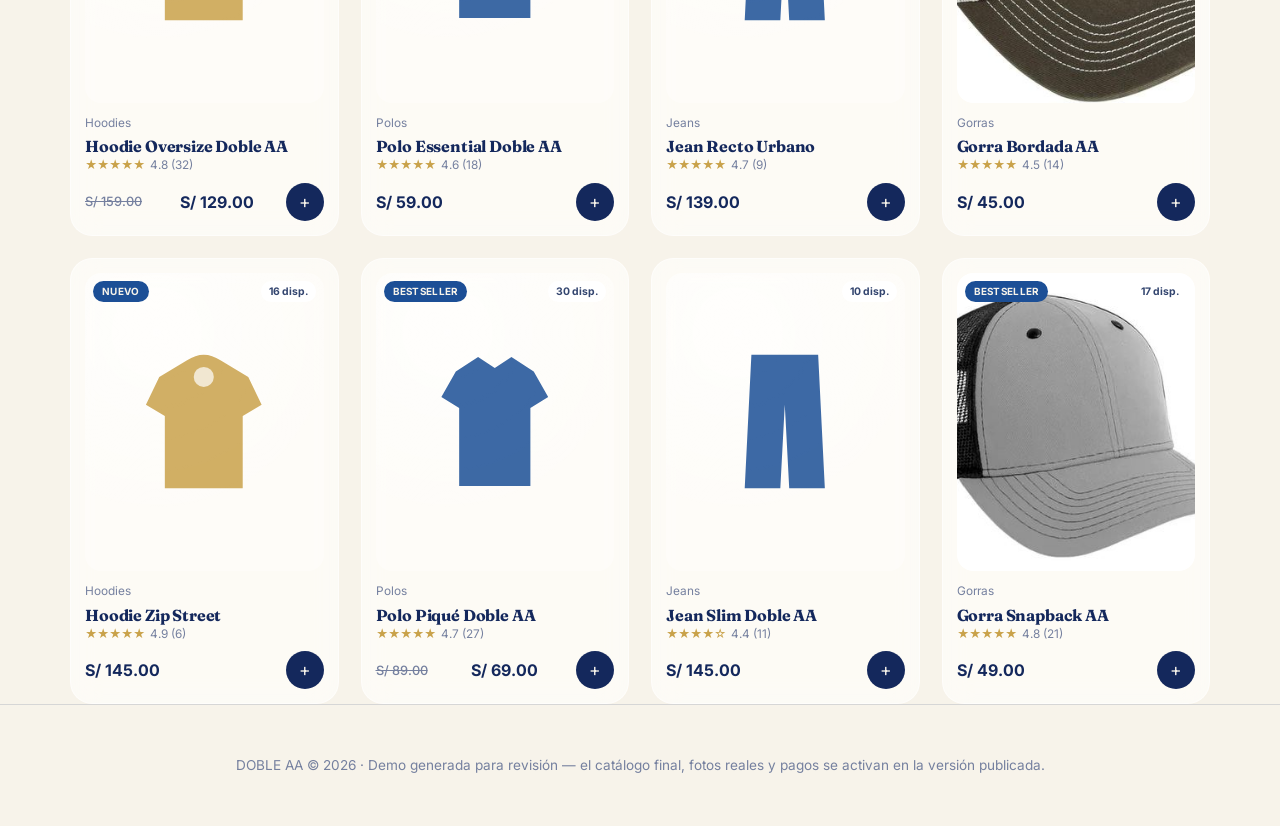
<file: doble-aa-demo/index.html>
<!DOCTYPE html>
<html lang="es">
<head>
<meta charset="UTF-8">
<meta name="viewport" content="width=device-width, initial-scale=1.0">
<title>DOBLE AA — Tienda Online (Demo)</title>
<link rel="preconnect" href="https://fonts.googleapis.com">
<link rel="preconnect" href="https://fonts.gstatic.com" crossorigin>
<link rel="stylesheet" href="https://fonts.googleapis.com/css2?family=Fraunces:ital,opsz,wght@0,9..144,400;0,9..144,600;1,9..144,500&family=Inter:wght@300;400;500;600;700&display=swap">
<style>
/* =============================================================
   1. Tokens
   ============================================================= */
:root{
  --bg:#f7f3ea;
  --bg-2: linear-gradient(135deg,#f0e6cd 0%, #c9a24a 45%, #14285c 130%);
  --glass: rgba(255,255,255,.62);
  --glass-2: rgba(255,255,255,.34);
  --ink:#14285c;
  --ink-soft:#33456f;
  --ink-mute:#75809f;
  --accent:#c9a24a;
  --accent-2:#1c4f96;
  --gold:#c9a24a;
  --line: rgba(20,40,92,.14);
  --white:#fff;
  --radius:22px;
  --ease-out: cubic-bezier(.16,1,.3,1);
  --demo-banner-h: 40px;
  --promo-bar-h: 34px;
}
@media (prefers-color-scheme: dark){
  :root:not([data-theme="light"]){
    --bg:#0f1a33;
    --glass: rgba(24,38,68,.6);
    --glass-2: rgba(24,38,68,.38);
    --ink:#f1ede0;
    --ink-soft:#cdd3e4;
    --ink-mute:#8b93ac;
    --line: rgba(241,237,224,.14);
    --white:#182643;
  }
}
:root[data-theme="dark"]{
  --bg:#0f1a33;
  --glass: rgba(24,38,68,.6);
  --glass-2: rgba(24,38,68,.38);
  --ink:#f1ede0;
  --ink-soft:#cdd3e4;
  --ink-mute:#8b93ac;
  --line: rgba(241,237,224,.14);
  --white:#182643;
}

/* =============================================================
   2. Reset
   ============================================================= */
*,*::before,*::after{box-sizing:border-box;margin:0}
html{-webkit-text-size-adjust:100%;scroll-behavior:smooth;overflow-x:hidden}
body{
  font-family:"Inter",sans-serif;
  background:var(--bg);
  color:var(--ink);
  line-height:1.5;
  -webkit-font-smoothing:antialiased;
  overflow-x:clip;
  padding-top: calc(var(--demo-banner-h) + var(--promo-bar-h));
}
img,svg{display:block;max-width:100%}
button{font:inherit;color:inherit;cursor:pointer;border:0;background:none}
a{color:inherit;text-decoration:none}
h1,h2,h3{font-family:"Fraunces",serif;text-wrap:balance;line-height:1.05;letter-spacing:-0.01em}
::selection{background:var(--accent);color:#fff}
:focus-visible{outline:2px solid var(--accent);outline-offset:2px;border-radius:6px}

/* =============================================================
   3. Utilities
   ============================================================= */
.container{max-width:1180px;margin:0 auto;padding:0 20px}
.eyebrow{font-size:.72rem;letter-spacing:.14em;text-transform:uppercase;color:var(--accent);font-weight:600}
.btn{
  display:inline-flex;align-items:center;gap:8px;padding:.85rem 1.5rem;border-radius:100px;
  font-weight:600;font-size:.95rem;transition:transform .35s var(--ease-out), box-shadow .35s var(--ease-out);
}
.btn-primary{background:var(--ink);color:var(--bg)}
.btn-primary:hover{transform:translateY(-3px);box-shadow:0 14px 30px rgba(0,0,0,.18)}
.btn-glass{background:var(--glass);backdrop-filter:blur(16px) saturate(160%);-webkit-backdrop-filter:blur(16px) saturate(160%);border:1px solid rgba(255,255,255,.5)}
.btn-glass:hover{transform:translateY(-3px)}
.btn-ghost{border:1.5px solid var(--line)}
.btn-ghost:hover{background:var(--glass-2)}
.btn-sm{padding:.5rem 1rem;font-size:.82rem}

/* demo banner */
.demo-banner{
  position:fixed;top:0;left:0;right:0;height:var(--demo-banner-h);z-index:200;
  background:var(--ink);color:var(--bg);display:flex;align-items:center;justify-content:center;
  font-size:.78rem;letter-spacing:.02em;gap:8px;padding:0 12px;text-align:center;
}
.demo-banner strong{color:var(--gold)}

/* promo bar */
.promo-bar{
  position:fixed;top:var(--demo-banner-h);left:0;right:0;height:var(--promo-bar-h);z-index:199;
  background:var(--accent-2);color:var(--bg);overflow:hidden;display:flex;align-items:center;
}
.promo-track{display:flex;align-items:center;gap:60px;white-space:nowrap;font-size:.78rem;font-weight:600;letter-spacing:.02em;
  animation:promoScroll 18s linear infinite; padding-left:40px;
}
.promo-track span{display:inline-flex;align-items:center;gap:8px}
@keyframes promoScroll{ from{ transform:translateX(0); } to{ transform:translateX(-50%); } }
@media (prefers-reduced-motion: reduce){ .promo-track{animation:none} }

/* =============================================================
   4. Nav
   ============================================================= */
.nav{
  position:sticky;top:calc(var(--demo-banner-h) + var(--promo-bar-h));z-index:100;
  display:flex;align-items:center;justify-content:space-between;
  padding:16px 20px;background:var(--glass);backdrop-filter:blur(18px) saturate(160%);-webkit-backdrop-filter:blur(18px) saturate(160%);
  border-bottom:1px solid var(--line);
}
.logo{font-family:"Fraunces",serif;font-weight:600;font-size:1.4rem;display:flex;align-items:center;gap:8px}
.logo .mark{
  height:36px;width:auto;object-fit:contain;display:block;
}
.nav-links{display:none;gap:28px;font-size:.92rem;font-weight:500;color:var(--ink-soft)}
.nav-links a{position:relative;padding:4px 0}
.nav-links a::after{content:"";position:absolute;left:0;bottom:0;width:0;height:1.5px;background:var(--accent);transition:width .3s var(--ease-out)}
.nav-links a:hover::after{width:100%}
.nav-actions{display:flex;align-items:center;gap:14px}
.icon-btn{position:relative;width:42px;height:42px;border-radius:50%;display:flex;align-items:center;justify-content:center;background:var(--glass-2);transition:transform .3s var(--ease-out)}
.icon-btn:hover{transform:translateY(-2px) scale(1.05)}
.badge{
  position:absolute;top:-4px;right:-4px;background:var(--accent);color:#fff;font-size:.65rem;font-weight:700;
  width:18px;height:18px;border-radius:50%;display:flex;align-items:center;justify-content:center;
}
@media (min-width:860px){ .nav-links{display:flex} }

/* =============================================================
   5. Hero
   ============================================================= */
.hero{position:relative;padding:70px 0 40px;overflow:hidden}
.hero-mesh{position:absolute;inset:-10% -10% auto -10%;height:130%;z-index:-1;
  background:
    radial-gradient(at 20% 25%, #f0e6cd 0%, transparent 55%),
    radial-gradient(at 82% 20%, #14285c 0%, transparent 55%),
    radial-gradient(at 50% 90%, #c9a24a 0%, transparent 55%);
  filter:blur(60px) saturate(130%); animation:meshDrift 26s ease-in-out infinite;
}
@keyframes meshDrift{0%,100%{transform:scale(1) rotate(0deg)}50%{transform:scale(1.15) rotate(8deg)}}
.hero-grid{display:grid;gap:36px;align-items:center}
@media (min-width:900px){ .hero-grid{grid-template-columns:1.1fr .9fr} }
.hero-copy{
  background:var(--glass);backdrop-filter:blur(20px) saturate(150%);-webkit-backdrop-filter:blur(20px) saturate(150%);
  border:1px solid rgba(255,255,255,.5);border-radius:28px;padding:32px;
}
@media (max-width:480px){ .hero-copy{padding:24px 20px} }
.hero-title{font-size:clamp(2.3rem,5.4vw,3.8rem);margin:.4rem 0 1rem}
.hero-title em{color:var(--accent);font-style:italic}
.hero-sub{color:var(--ink-soft);max-width:46ch;font-size:1.05rem;margin-bottom:1.6rem}
.hero-actions{display:flex;gap:14px;flex-wrap:wrap}
.hero-stage{position:relative;display:flex;align-items:center;justify-content:center;height:320px}
.floaty{position:absolute;filter:drop-shadow(0 40px 50px rgba(32,29,43,.22));animation:bob 5s ease-in-out infinite}
.floaty.f2{animation-delay:.6s}
.floaty.f3{animation-delay:1.2s}
@keyframes bob{0%,100%{transform:translateY(0)}50%{transform:translateY(-16px)}}

/* =============================================================
   6. Chips / filters
   ============================================================= */
.chips{display:flex;gap:10px;overflow-x:auto;padding:6px 0 26px;scrollbar-width:none}
.chips::-webkit-scrollbar{display:none}
.chip{
  flex:0 0 auto;padding:.6rem 1.1rem;border-radius:100px;border:1.5px solid var(--line);font-size:.86rem;font-weight:600;
  color:var(--ink-soft); transition:all .3s var(--ease-out); white-space:nowrap;
}
.chip.active,.chip:hover{background:var(--ink);color:var(--bg);border-color:var(--ink)}

/* category quick nav */
.cat-nav-wrap{padding:8px 20px 4px}
.cat-nav{display:flex;gap:22px;overflow-x:auto;padding:6px 0;scrollbar-width:none}
.cat-nav::-webkit-scrollbar{display:none}
.cat-nav-item{flex:0 0 auto;display:flex;flex-direction:column;align-items:center;gap:8px;font-size:.78rem;font-weight:600;color:var(--ink-soft)}
.cat-nav-circle{
  width:64px;height:64px;border-radius:50%;background:var(--glass);border:1px solid rgba(255,255,255,.5);
  display:flex;align-items:center;justify-content:center;transition:transform .3s var(--ease-out);
}
.cat-nav-item:hover .cat-nav-circle{transform:translateY(-4px) scale(1.06)}
.cat-nav-circle svg{width:56%;height:56%}

/* carousel */
.carousel{display:flex;gap:18px;overflow-x:auto;padding:4px 4px 18px;scrollbar-width:none}
.carousel::-webkit-scrollbar{display:none}
.carousel .card{flex:0 0 auto;width:220px;animation:none;opacity:1;transform:none}

/* badges + rating */
.badge-tag{position:absolute;top:8px;left:8px;background:var(--accent-2);color:var(--bg);font-size:.62rem;font-weight:700;padding:3px 9px;border-radius:100px;letter-spacing:.03em;text-transform:uppercase}
.rating-row{display:flex;align-items:center;gap:5px;font-size:.74rem;color:var(--ink-mute);margin:2px 0 4px}
.rating-row .stars{color:var(--gold)}
.compare-price{text-decoration:line-through;color:var(--ink-mute);font-size:.8rem;margin-right:6px;font-weight:500}

/* whatsapp floating button */
.wa-float{
  position:fixed;bottom:22px;right:20px;z-index:150;width:56px;height:56px;border-radius:50%;
  background:#25D366;color:#fff;display:flex;align-items:center;justify-content:center;font-size:1.6rem;
  box-shadow:0 12px 26px rgba(0,0,0,.25); transition:transform .3s var(--ease-out);
}
.wa-float:hover{transform:scale(1.08)}

/* =============================================================
   7. Product grid / cards
   ============================================================= */
.section-head{display:flex;align-items:flex-end;justify-content:space-between;gap:20px;margin:10px 0 22px;flex-wrap:wrap}
.grid{display:grid;gap:22px;grid-template-columns:repeat(2,1fr)}
@media (min-width:720px){ .grid{grid-template-columns:repeat(3,1fr)} }
@media (min-width:1100px){ .grid{grid-template-columns:repeat(4,1fr)} }

.card{
  background:var(--glass);backdrop-filter:blur(14px) saturate(160%);-webkit-backdrop-filter:blur(14px) saturate(160%);
  border:1px solid rgba(255,255,255,.5); border-radius:var(--radius); padding:14px; cursor:pointer;
  transition:transform .4s var(--ease-out), box-shadow .4s var(--ease-out);
  opacity:0; transform:translateY(18px); animation:cardIn .6s var(--ease-out) forwards;
}
@keyframes cardIn{to{opacity:1;transform:translateY(0)}}
.card:hover{transform:translateY(-6px);box-shadow:0 20px 40px rgba(32,29,43,.16)}
.card-art{
  aspect-ratio:4/5;border-radius:16px;display:flex;align-items:center;justify-content:center;margin-bottom:12px;position:relative;overflow:hidden;
}
.card-art svg{width:56%;height:56%;transition:transform .5s var(--ease-out)}
.card:hover .card-art svg{transform:scale(1.08) rotate(-2deg)}
.stock-tag{position:absolute;top:8px;right:8px;background:var(--white);font-size:.65rem;font-weight:700;padding:3px 8px;border-radius:100px;color:var(--ink-soft)}
.stock-tag.low{color:var(--accent)}
.card h3{font-size:1rem;margin-bottom:2px}
.card .cat{font-size:.74rem;color:var(--ink-mute);margin-bottom:6px}
.card-foot{display:flex;align-items:center;justify-content:space-between;margin-top:8px}
.price{font-weight:700}
.add-btn{
  width:38px;height:38px;border-radius:50%;background:var(--ink);color:var(--bg);display:flex;align-items:center;justify-content:center;
  font-size:1.1rem;transition:transform .3s var(--ease-out);
}
.add-btn:hover{transform:scale(1.12) rotate(90deg)}

/* =============================================================
   8. Modal (quick view)
   ============================================================= */
.overlay{position:fixed;inset:0;background:rgba(22,19,32,.5);backdrop-filter:blur(4px);z-index:300;opacity:0;pointer-events:none;transition:opacity .3s var(--ease-out)}
.overlay.open{opacity:1;pointer-events:auto}
.modal{
  position:fixed;top:50%;left:50%;transform:translate(-50%,-46%);width:min(560px,92vw);max-height:88vh;overflow:auto;
  background:var(--bg);border-radius:26px;z-index:301;padding:26px;opacity:0;pointer-events:none;
  transition:opacity .35s var(--ease-out), transform .35s var(--ease-out);box-shadow:0 40px 80px rgba(0,0,0,.3);
}
.modal.open{opacity:1;pointer-events:auto;transform:translate(-50%,-50%)}
.modal-close{position:absolute;top:16px;right:16px;width:36px;height:36px;border-radius:50%;background:var(--glass-2)}
.modal-art{aspect-ratio:16/10;border-radius:18px;display:flex;align-items:center;justify-content:center;margin-bottom:16px}
.modal-art svg{width:38%}
.variant-group{margin:14px 0}
.variant-label{font-size:.8rem;font-weight:600;color:var(--ink-soft);margin-bottom:8px}
.variant-opts{display:flex;gap:8px;flex-wrap:wrap}
.opt{padding:.5rem 1rem;border-radius:100px;border:1.5px solid var(--line);font-size:.85rem;font-weight:600;transition:all .25s var(--ease-out)}
.opt.selected,.opt:hover{border-color:var(--ink);background:var(--ink);color:var(--bg)}
.opt.disabled{opacity:.35;pointer-events:none;text-decoration:line-through}
.qty-row{display:flex;align-items:center;gap:12px;margin:18px 0}
.qty-btn{width:34px;height:34px;border-radius:50%;border:1.5px solid var(--line)}
.modal-cta{width:100%;justify-content:center;margin-top:6px}
.stock-note{font-size:.78rem;color:var(--ink-mute);margin-top:6px}

/* =============================================================
   9. Cart drawer
   ============================================================= */
.drawer-overlay{position:fixed;inset:0;background:rgba(22,19,32,.45);z-index:310;opacity:0;pointer-events:none;transition:opacity .3s}
.drawer-overlay.open{opacity:1;pointer-events:auto}
.drawer{
  position:fixed;top:0;right:0;height:100%;width:min(420px,92vw);background:var(--bg);z-index:311;
  transform:translateX(100%);transition:transform .45s var(--ease-out);display:flex;flex-direction:column;
  box-shadow:-30px 0 60px rgba(0,0,0,.15);
}
.drawer.open{transform:translateX(0)}
.drawer-head{display:flex;justify-content:space-between;align-items:center;padding:20px;border-bottom:1px solid var(--line)}
.drawer-items{flex:1;overflow:auto;padding:12px 20px}
.drawer-item{display:flex;gap:12px;padding:14px 0;border-bottom:1px solid var(--line)}
.di-art{width:64px;height:78px;border-radius:12px;flex:0 0 auto;display:flex;align-items:center;justify-content:center}
.di-art svg{width:60%}
.di-info{flex:1}
.di-info h4{font-size:.92rem;margin-bottom:2px}
.di-meta{font-size:.76rem;color:var(--ink-mute)}
.di-remove{font-size:.76rem;color:var(--accent);font-weight:600;margin-top:6px}
.drawer-foot{padding:20px;border-top:1px solid var(--line)}
.subtotal-row{display:flex;justify-content:space-between;font-weight:700;margin-bottom:14px;font-size:1.05rem}
.empty-cart{padding:40px 20px;text-align:center;color:var(--ink-mute)}

/* =============================================================
   10. Checkout
   ============================================================= */
.checkout-view{display:none;padding:40px 20px 80px}
.checkout-view.open{display:block}
.checkout-grid{display:grid;gap:26px;max-width:640px;margin:0 auto}
.field{margin-bottom:14px}
.field label{display:block;font-size:.8rem;font-weight:600;color:var(--ink-soft);margin-bottom:6px}
.field input,.field select{
  width:100%;padding:.8rem 1rem;border-radius:14px;border:1.5px solid var(--line);background:var(--glass-2);font:inherit;color:var(--ink);
}
.method-row{display:flex;gap:10px;flex-wrap:wrap;margin-top:8px}
.method{flex:1;min-width:120px;border:1.5px solid var(--line);border-radius:16px;padding:14px;text-align:center;font-weight:600;font-size:.85rem;transition:all .25s var(--ease-out)}
.method.selected{border-color:var(--accent);background:rgba(184,144,63,.12)}
.trust-bar{display:flex;flex-wrap:wrap;gap:10px;margin-bottom:20px}
.trust-bar span{background:var(--glass-2);border:1px solid var(--line);padding:.5rem .9rem;border-radius:100px;font-size:.76rem;font-weight:600;color:var(--ink-soft)}
.qr-box{display:flex;align-items:center;gap:14px;background:var(--glass-2);border:1px solid var(--line);border-radius:16px;padding:14px;margin-top:10px}
.voucher-warning{margin-top:12px;font-size:.8rem;background:rgba(184,144,63,.12);border:1px solid rgba(184,144,63,.4);padding:10px 12px;border-radius:12px;color:var(--ink-soft)}
.status-pill{display:inline-block;padding:3px 10px;border-radius:100px;font-size:.72rem;font-weight:700;margin-left:6px}
.status-pill.verificado{background:rgba(28,44,74,.12);color:var(--accent-2)}
.status-pill.pendiente{background:rgba(184,144,63,.18);color:var(--accent)}
.success-box{text-align:center;padding:60px 20px}
.success-box .check{width:74px;height:74px;border-radius:50%;background:var(--accent);color:#fff;display:flex;align-items:center;justify-content:center;font-size:2rem;margin:0 auto 20px}
.voucher-pending{border-color:var(--accent) !important;color:var(--accent)}

/* boleta */
.boleta{max-width:420px;margin:26px auto 0;background:var(--glass);border:1px solid var(--line);border-radius:18px;text-align:left}
.boleta-inner{padding:22px}
.boleta-head{display:flex;flex-direction:column;gap:2px;margin-bottom:14px}
.boleta-head strong{font-family:"Fraunces",serif;font-size:1.15rem}
.boleta-head span{font-size:.72rem;color:var(--ink-mute);text-transform:uppercase;letter-spacing:.06em}
.boleta-row{display:flex;justify-content:space-between;font-size:.85rem;padding:4px 0;color:var(--ink-soft)}
.boleta-row.total{font-weight:700;color:var(--ink);font-size:1rem}
.boleta hr{border:none;border-top:1px dashed var(--line);margin:10px 0}
.boleta-line{display:flex;justify-content:space-between;font-size:.82rem;padding:3px 0}

@media print{
  body *{visibility:hidden}
  [data-boleta], [data-boleta] *{visibility:visible}
  [data-boleta]{position:fixed;top:0;left:0;width:100%;margin:0;border:none}
}

/* =============================================================
   11. Admin preview
   ============================================================= */
.admin-view{display:none;padding:40px 20px 90px}
.admin-view.open{display:block}
.admin-table{width:100%;border-collapse:collapse;background:var(--glass);border-radius:18px;overflow:hidden}
.admin-table th,.admin-table td{padding:12px 14px;text-align:left;font-size:.85rem;border-bottom:1px solid var(--line);white-space:nowrap}
.admin-table th{color:var(--ink-mute);font-weight:600;font-size:.75rem;text-transform:uppercase;letter-spacing:.05em}
.table-scroll{overflow-x:auto;-webkit-overflow-scrolling:touch;border-radius:18px}
.table-scroll .admin-table{min-width:640px}
@media (max-width:600px){
  .admin-table th,.admin-table td{white-space:normal}
}
.stock-pill{padding:3px 10px;border-radius:100px;font-size:.72rem;font-weight:700}
.stock-pill.ok{background:rgba(28,44,74,.12);color:var(--accent-2)}
.stock-pill.low{background:rgba(184,144,63,.18);color:var(--accent)}
.admin-tabs{display:flex;gap:10px;margin-bottom:20px}
.tab-count{background:var(--accent);color:#fff;font-size:.65rem;padding:1px 7px;border-radius:100px;margin-left:4px}
.order-card{background:var(--glass);border:1px solid var(--line);border-radius:18px;padding:16px;margin-bottom:14px;display:flex;gap:16px;flex-wrap:wrap}
.order-voucher{width:90px;height:120px;border-radius:12px;flex:0 0 auto;overflow:hidden;border:1px solid var(--line)}
.order-voucher img{width:100%;height:100%;object-fit:cover}
.order-voucher svg{width:100%;height:100%;padding:14px;background:var(--glass-2)}
.order-info{flex:1;min-width:180px}
.order-info h4{font-size:.95rem;margin-bottom:4px}
.order-info p{font-size:.8rem;color:var(--ink-mute);margin-bottom:2px}
.order-actions{display:flex;gap:8px;align-items:flex-start;flex-wrap:wrap}
.order-empty{text-align:center;padding:40px 20px;color:var(--ink-mute)}
.admin-toolbar{display:flex;justify-content:space-between;align-items:center;margin-bottom:18px;flex-wrap:wrap;gap:12px}

/* =============================================================
   12. Footer
   ============================================================= */
footer{padding:50px 20px;border-top:1px solid var(--line);text-align:center;color:var(--ink-mute);font-size:.85rem}

/* =============================================================
   13. Reduced motion
   ============================================================= */
@media (prefers-reduced-motion: reduce){
  .hero-mesh,.floaty{animation:none}
  .card{animation:none;opacity:1;transform:none}
}
[data-view]{display:none}
[data-view].open{display:block}
</style>
</head>
<body>

<div class="demo-banner">🎬 <strong>DEMO</strong> — vista previa de DOBLE AA. Catálogo, pagos y datos son de ejemplo.</div>
<div class="promo-bar"><div class="promo-track" data-promo-track></div></div>

<nav class="nav">
  <div class="logo"><img class="mark" data-logo-mark alt="DOBLE AA" /> DOBLE AA</div>
  <div class="nav-links">
    <a href="#catalogo" data-nav="catalogo">Catálogo</a>
    <a href="#" data-nav="admin">Panel del dueño</a>
    <a href="#" data-nav="checkout">Cómo se compra</a>
  </div>
  <div class="nav-actions">
    <button class="icon-btn" data-open-cart aria-label="Carrito">
      🛍️<span class="badge" data-cart-count>0</span>
    </button>
    <button class="btn btn-ghost btn-sm" data-nav="admin">Panel admin</button>
  </div>
</nav>

<main data-view="tienda" class="open">
  <section class="hero">
    <div class="hero-mesh"></div>
    <div class="container hero-grid">
      <div class="hero-copy">
        <p class="eyebrow">Nueva colección</p>
        <h1 class="hero-title">Ropa con actitud,<br><em>DOBLE</em> la calidad.</h1>
        <p class="hero-sub">Streetwear pensado para el Perú entero — pide desde tu celular y recíbelo con Olva o Shalom en cualquier ciudad.</p>
        <div class="hero-actions">
          <a href="#catalogo" class="btn btn-primary">Ver colección ↓</a>
          <button class="btn btn-glass" data-nav="admin">Vista del panel admin</button>
        </div>
      </div>
      <div class="hero-stage">
        <svg class="floaty f1" viewBox="0 0 120 140" width="150" style="transform:rotate(-8deg) translate(-40px,10px)"><use href="#ic-hoodie"/></svg>
        <svg class="floaty f2" viewBox="0 0 120 140" width="110" style="transform:rotate(6deg) translate(60px,-30px)"><use href="#ic-tee"/></svg>
        <svg class="floaty f3" viewBox="0 0 120 140" width="90" style="transform:rotate(-4deg) translate(20px,60px)"><use href="#ic-cap"/></svg>
      </div>
    </div>
  </section>

  <section class="container cat-nav-wrap">
    <div class="cat-nav" data-cat-nav>
      <button class="cat-nav-item" data-filter-jump="hoodies"><span class="cat-nav-circle"><svg viewBox="0 0 120 140"><use href="#ic-hoodie"/></svg></span>Hoodies</button>
      <button class="cat-nav-item" data-filter-jump="polos"><span class="cat-nav-circle"><svg viewBox="0 0 120 140"><use href="#ic-tee"/></svg></span>Polos</button>
      <button class="cat-nav-item" data-filter-jump="jeans"><span class="cat-nav-circle"><svg viewBox="0 0 120 140"><use href="#ic-jean"/></svg></span>Jeans</button>
      <button class="cat-nav-item" data-filter-jump="gorras"><span class="cat-nav-circle"><svg viewBox="0 0 120 140"><use href="#ic-cap"/></svg></span>Gorras</button>
    </div>
  </section>

  <section class="container">
    <div class="section-head">
      <div>
        <p class="eyebrow">Lo más pedido</p>
        <h2 style="font-size:1.5rem">Más vendidos</h2>
      </div>
    </div>
    <div class="carousel" data-bestsellers></div>
  </section>

  <section class="container" id="catalogo">
    <div class="section-head">
      <div>
        <p class="eyebrow">Catálogo</p>
        <h2 style="font-size:1.8rem">Elige tu estilo</h2>
      </div>
    </div>
    <div class="chips" data-chips>
      <button class="chip active" data-filter="todos">Todos</button>
      <button class="chip" data-filter="hoodies">Hoodies</button>
      <button class="chip" data-filter="polos">Polos</button>
      <button class="chip" data-filter="jeans">Jeans</button>
      <button class="chip" data-filter="gorras">Gorras</button>
    </div>
    <div class="grid" data-products></div>
  </section>

  <footer>
    DOBLE AA © 2026 · Demo generada para revisión — el catálogo final, fotos reales y pagos se activan en la versión publicada.
  </footer>
</main>

<!-- CHECKOUT VIEW -->
<section data-view="checkout" class="checkout-view">
  <div class="container checkout-grid" data-checkout-form>
    <button class="btn btn-ghost btn-sm" style="width:fit-content" data-nav="tienda">← Volver a la tienda</button>
    <h2 style="font-size:1.6rem">Finalizar pedido <span style="font-size:.8rem;color:var(--ink-mute);font-family:Inter">(simulado)</span></h2>
    <div class="trust-bar">
      <span>🔒 Pago 100% seguro</span>
      <span>🧾 Emitimos boleta electrónica</span>
      <span>🏢 Negocio con RUC registrado</span>
    </div>
    <div class="field"><label>Nombre completo</label><input placeholder="Ej. Juan Pérez" /></div>
    <div class="field"><label>Celular</label><input placeholder="9xx xxx xxx" /></div>
    <div class="field"><label>Dirección de envío</label><input placeholder="Av. / Jr. / Referencia" /></div>
    <div class="field"><label>Ciudad</label><input placeholder="Ej. Huancayo, Cusco, Lima..." /></div>
    <div class="field">
      <label>Método de envío</label>
      <div class="method-row">
        <button class="method selected" data-ship="olva">📦 Olva Courier</button>
        <button class="method" data-ship="shalom">🚚 Shalom</button>
      </div>
    </div>
    <div class="field">
      <label>Método de pago</label>
      <div class="method-row">
        <button class="method selected" data-pay="tarjeta">💳 Tarjeta</button>
        <button class="method" data-pay="yape">📱 Yape</button>
        <button class="method" data-pay="plin">📱 Plin</button>
      </div>
    </div>
    <div class="field" data-voucher-field style="display:none">
      <div class="qr-box">
        <svg viewBox="0 0 100 100" width="120" height="120"><use href="#ic-qr"/></svg>
        <div>
          <p style="font-weight:700;margin-bottom:4px" data-voucher-qr-title>Escanea para pagar con Yape</p>
          <p class="stock-note">O yapea/plinea directo al número: <strong data-voucher-phone>987 654 321</strong> (DOBLE AA)</p>
        </div>
      </div>
      <label style="margin-top:14px;display:block">Foto del voucher de pago</label>
      <input type="file" accept="image/*" data-voucher-input />
      <p class="stock-note" data-voucher-hint>Sube la captura del pago para que se pueda validar antes de confirmar tu pedido.</p>
      <img data-voucher-preview style="display:none;margin-top:10px;max-height:160px;border-radius:12px;border:1px solid var(--line)" />
      <p class="voucher-warning">⚠️ Después de pagar, tu pedido queda como <strong>"en verificación"</strong>. El dueño de la tienda debe confirmar el pago (viendo el voucher) para recién ahí generar tu boleta final.</p>
    </div>
    <div class="subtotal-row"><span>Total a pagar</span><span data-checkout-total>S/ 0.00</span></div>
    <button class="btn btn-primary modal-cta" data-simulate-pay>Simular pago →</button>
  </div>

  <div class="success-box" data-checkout-success style="display:none">
    <div class="check">✓</div>
    <h2 style="font-size:1.5rem">¡Pedido simulado con éxito!</h2>
    <p style="color:var(--ink-mute);max-width:40ch;margin:10px auto" data-success-note>Así se sentiría la confirmación para tu amigo. En la versión final, aquí se procesa el pago real y se guarda el pedido en la base de datos.</p>

    <div class="boleta" data-boleta>
      <div class="boleta-inner">
        <div class="boleta-head">
          <strong>DOBLE AA</strong>
          <span>Boleta de venta electrónica (demo)</span>
        </div>
        <div class="boleta-row"><span>N° de pedido</span><span data-boleta-num></span></div>
        <div class="boleta-row"><span>Estado</span><span data-boleta-status></span></div>
        <div class="boleta-row"><span>Fecha</span><span data-boleta-date></span></div>
        <div class="boleta-row"><span>Cliente</span><span data-boleta-client></span></div>
        <div class="boleta-row"><span>Envío</span><span data-boleta-ship></span></div>
        <div class="boleta-row"><span>Pago</span><span data-boleta-pay></span></div>
        <hr/>
        <div data-boleta-lines></div>
        <hr/>
        <div class="boleta-row total"><span>Total</span><span data-boleta-total></span></div>
        <p class="stock-note" style="margin-top:10px" data-boleta-voucher-note></p>
      </div>
    </div>

    <div style="display:flex;gap:12px;justify-content:center;flex-wrap:wrap;margin-top:18px">
      <button class="btn btn-ghost" data-print-boleta>🖨️ Imprimir / guardar boleta</button>
      <button class="btn btn-ghost" data-nav="tienda">Volver a la tienda</button>
    </div>
  </div>
</section>

<!-- ADMIN PREVIEW VIEW -->
<section data-view="admin" class="admin-view">
  <div class="container">
    <button class="btn btn-ghost btn-sm" style="width:fit-content;margin-bottom:20px" data-nav="tienda">← Volver a la tienda</button>
    <div class="admin-toolbar">
      <div>
        <p class="eyebrow">Vista previa</p>
        <h2 style="font-size:1.6rem">Panel del dueño — así vería tu amigo su inventario</h2>
      </div>
      <button class="btn btn-primary btn-sm" data-mock-add>+ Agregar producto</button>
    </div>
    <div class="admin-tabs">
      <button class="chip active" data-admin-tab="inventario">📦 Inventario</button>
      <button class="chip" data-admin-tab="pedidos">🧾 Pedidos pendientes <span class="tab-count" data-pending-count>0</span></button>
    </div>

    <div data-admin-panel="inventario">
      <div class="table-scroll">
        <table class="admin-table">
          <thead><tr><th>Producto</th><th>Categoría</th><th>Variantes</th><th>Stock total</th><th>Precio</th></tr></thead>
          <tbody data-admin-rows></tbody>
        </table>
      </div>
      <p class="stock-note" style="margin-top:14px">* En la versión real, tu amigo podrá subir fotos, editar precios y ver pedidos entrantes desde aquí — esto es solo la vista de referencia.</p>
    </div>

    <div data-admin-panel="pedidos" style="display:none">
      <p class="stock-note" style="margin-bottom:16px">Pedidos pagados por Yape/Plin que necesitan que tu amigo revise el voucher y confirme el pago antes de generar la boleta final.</p>
      <div data-pending-orders></div>
    </div>
  </div>
</section>

<!-- Quick view modal -->
<div class="overlay" data-overlay></div>
<div class="modal" data-modal>
  <button class="modal-close" data-close-modal>✕</button>
  <div class="modal-art" data-modal-art></div>
  <p class="cat" data-modal-cat></p>
  <h3 style="font-size:1.4rem" data-modal-name></h3>
  <p class="price" style="font-size:1.2rem;margin-top:4px" data-modal-price></p>
  <div class="variant-group">
    <p class="variant-label">Talla</p>
    <div class="variant-opts" data-modal-sizes></div>
  </div>
  <div class="variant-group">
    <p class="variant-label">Color</p>
    <div class="variant-opts" data-modal-colors></div>
  </div>
  <p class="stock-note" data-modal-stock></p>
  <div class="qty-row">
    <button class="qty-btn" data-qty-minus>−</button>
    <span data-qty-val>1</span>
    <button class="qty-btn" data-qty-plus>+</button>
  </div>
  <button class="btn btn-primary modal-cta" data-add-to-cart>Agregar al carrito</button>
</div>

<!-- Cart drawer -->
<div class="drawer-overlay" data-drawer-overlay></div>
<aside class="drawer" data-drawer>
  <div class="drawer-head">
    <h3 style="font-size:1.1rem;font-family:Inter;font-weight:700">Tu carrito</h3>
    <button class="icon-btn" data-close-drawer>✕</button>
  </div>
  <div class="drawer-items" data-drawer-items></div>
  <div class="drawer-foot">
    <div class="subtotal-row"><span>Subtotal</span><span data-cart-subtotal>S/ 0.00</span></div>
    <button class="btn btn-primary" style="width:100%;justify-content:center" data-go-checkout>Ir a pagar</button>
  </div>
</aside>

<!-- inline SVG icon defs (illustrated placeholders — se reemplazan por fotos reales del catálogo) -->
<svg width="0" height="0" style="position:absolute">
  <defs>
    <g id="ic-hoodie">
      <path d="M20 30 L45 15 Q60 5 75 15 L100 30 L112 55 L95 65 L95 130 L25 130 L25 65 L8 55 Z" fill="var(--accent)" opacity=".85"/>
      <circle cx="60" cy="30" r="9" fill="var(--white)" opacity=".7"/>
    </g>
    <g id="ic-tee">
      <path d="M25 25 L45 12 L60 22 L75 12 L95 25 L108 48 L92 58 L92 128 L28 128 L28 58 L12 48 Z" fill="var(--accent-2)" opacity=".85"/>
    </g>
    <g id="ic-cap">
      <path d="M20 70 Q60 20 100 70 L112 78 Q60 60 8 78 Z" fill="var(--gold)" opacity=".9"/>
      <circle cx="60" cy="45" r="10" fill="var(--white)" opacity=".6"/>
    </g>
    <g id="ic-jean">
      <path d="M30 10 L90 10 L96 130 L64 130 L60 55 L56 130 L24 130 Z" fill="var(--accent-2)" opacity=".85"/>
    </g>
    <g id="ic-qr">
      <rect x="0" y="0" width="100" height="100" fill="var(--white)"/>
      <rect x="6" y="6" width="24" height="24" fill="none" stroke="var(--ink)" stroke-width="4"/>
      <rect x="14" y="14" width="8" height="8" fill="var(--ink)"/>
      <rect x="70" y="6" width="24" height="24" fill="none" stroke="var(--ink)" stroke-width="4"/>
      <rect x="78" y="14" width="8" height="8" fill="var(--ink)"/>
      <rect x="6" y="70" width="24" height="24" fill="none" stroke="var(--ink)" stroke-width="4"/>
      <rect x="14" y="78" width="8" height="8" fill="var(--ink)"/>
      <rect x="40" y="10" width="6" height="6" fill="var(--ink)"/>
      <rect x="50" y="10" width="6" height="6" fill="var(--ink)"/>
      <rect x="44" y="20" width="6" height="6" fill="var(--ink)"/>
      <rect x="60" y="40" width="6" height="6" fill="var(--ink)"/>
      <rect x="70" y="46" width="6" height="6" fill="var(--ink)"/>
      <rect x="40" y="50" width="6" height="6" fill="var(--ink)"/>
      <rect x="50" y="60" width="6" height="6" fill="var(--ink)"/>
      <rect x="60" y="70" width="6" height="6" fill="var(--ink)"/>
      <rect x="80" y="60" width="6" height="6" fill="var(--ink)"/>
      <rect x="40" y="80" width="6" height="6" fill="var(--ink)"/>
      <rect x="70" y="82" width="10" height="10" fill="var(--ink)"/>
      <rect x="34" y="34" width="6" height="6" fill="var(--ink)"/>
      <rect x="54" y="34" width="6" height="6" fill="var(--ink)"/>
    </g>
  </defs>
</svg>

<a class="wa-float" href="https://wa.me/51999999999?text=Hola%2C%20quiero%20más%20información%20de%20DOBLE%20AA" target="_blank" rel="noopener" aria-label="Escríbenos por WhatsApp">💬</a>

<script src="https://cdnjs.cloudflare.com/ajax/libs/gsap/3.12.5/gsap.min.js" defer></script>
<script defer>
(function(){
  "use strict";

  /* ---------- data (demo) ---------- */
  var LOGO_MONO = "[data-uri]";
  var PHOTO_GORRA_GRIS = "[data-uri]";
  var PHOTO_GORRA_VERDE = "[data-uri]";
  var PRODUCTS = [
    { id:"p1", name:"Hoodie Oversize Doble AA", cat:"hoodies", price:129, compareAt:159, icon:"ic-hoodie", badge:"Bestseller", rating:4.8, reviews:32,
      sizes:["S","M","L","XL"], colors:["Negro","Beige"],
      stock:{ "S-Negro":4,"M-Negro":8,"L-Negro":2,"XL-Negro":0,"S-Beige":5,"M-Beige":6,"L-Beige":3,"XL-Beige":1 } },
    { id:"p2", name:"Polo Essential Doble AA", cat:"polos", price:59, icon:"ic-tee", badge:null, rating:4.6, reviews:18,
      sizes:["S","M","L","XL"], colors:["Blanco","Negro","Gris"],
      stock:{ "S-Blanco":10,"M-Blanco":12,"L-Blanco":7,"XL-Blanco":3,"S-Negro":9,"M-Negro":11,"L-Negro":5,"XL-Negro":2,"S-Gris":6,"M-Gris":6,"L-Gris":4,"XL-Gris":0 } },
    { id:"p3", name:"Jean Recto Urbano", cat:"jeans", price:139, icon:"ic-jean", badge:"Nuevo", rating:4.7, reviews:9,
      sizes:["28","30","32","34"], colors:["Azul","Negro"],
      stock:{ "28-Azul":3,"30-Azul":6,"32-Azul":5,"34-Azul":2,"28-Negro":2,"30-Negro":4,"32-Negro":3,"34-Negro":1 } },
    { id:"p4", name:"Gorra Bordada AA", cat:"gorras", price:45, icon:"ic-cap", photo:PHOTO_GORRA_VERDE, badge:null, rating:4.5, reviews:14,
      sizes:["Única"], colors:["Negro","Beige","Verde"],
      stock:{ "Única-Negro":15,"Única-Beige":9,"Única-Verde":4 } },
    { id:"p5", name:"Hoodie Zip Street", cat:"hoodies", price:145, icon:"ic-hoodie", badge:"Nuevo", rating:4.9, reviews:6,
      sizes:["M","L","XL"], colors:["Gris","Negro"],
      stock:{ "M-Gris":3,"L-Gris":2,"XL-Gris":0,"M-Negro":5,"L-Negro":4,"XL-Negro":2 } },
    { id:"p6", name:"Polo Piqué Doble AA", cat:"polos", price:69, compareAt:89, icon:"ic-tee", badge:"Bestseller", rating:4.7, reviews:27,
      sizes:["S","M","L"], colors:["Vino","Negro"],
      stock:{ "S-Vino":4,"M-Vino":6,"L-Vino":2,"S-Negro":7,"M-Negro":8,"L-Negro":3 } },
    { id:"p7", name:"Jean Slim Doble AA", cat:"jeans", price:145, icon:"ic-jean", badge:null, rating:4.4, reviews:11,
      sizes:["28","30","32"], colors:["Negro"],
      stock:{ "28-Negro":3,"30-Negro":5,"32-Negro":2 } },
    { id:"p8", name:"Gorra Snapback AA", cat:"gorras", price:49, icon:"ic-cap", photo:PHOTO_GORRA_GRIS, badge:"Bestseller", rating:4.8, reviews:21,
      sizes:["Única"], colors:["Blanco","Negro"],
      stock:{ "Única-Blanco":6,"Única-Negro":11 } }
  ];

  var state = { filter:"todos", cart:[], currentProduct:null, selSize:null, selColor:null, qty:1,
    selShip:"olva", selPay:"tarjeta", voucherDataUrl:null, voucherName:null };

  var SHIP_LABELS = { olva:"Olva Courier", shalom:"Shalom" };
  var PAY_LABELS = { tarjeta:"Tarjeta", yape:"Yape", plin:"Plin" };
  var pendingOrders = [
    { id:"AA-104281", client:"Rosa M.", total:129, method:"yape", voucher:null, status:"pendiente" },
    { id:"AA-104273", client:"Jhon C.", total:59, method:"plin", voucher:null, status:"pendiente" }
  ];

  /* ---------- helpers ---------- */
  var $ = function(s,sc){ return (sc||document).querySelector(s); };
  var $$ = function(s,sc){ return Array.prototype.slice.call((sc||document).querySelectorAll(s)); };
  var soles = function(n){ return "S/ " + n.toFixed(2); };
  function safe(fn,name){ try{ fn(); }catch(e){ console.warn("["+name+"]",e); } }

  function stockFor(p, size, color){
    var key = size + "-" + color;
    return p.stock[key] != null ? p.stock[key] : 0;
  }
  function totalStock(p){
    var t = 0; for(var k in p.stock){ t += p.stock[k]; } return t;
  }

  /* ---------- render catalog ---------- */
  function buildCardHTML(p, i){
    var ts = totalStock(p);
    var low = ts>0 && ts<=6;
    var out = ts===0;
    var artInner = p.photo
      ? '<img src="'+p.photo+'" alt="'+p.name+'" style="width:100%;height:100%;object-fit:cover;border-radius:16px" />'
      : '<svg viewBox="0 0 120 140"><use href="#'+p.icon+'"/></svg>';
    var stars = '★★★★★'.slice(0, Math.round(p.rating||0)) + '☆☆☆☆☆'.slice(0, 5-Math.round(p.rating||0));
    var ratingHTML = p.rating ? '<div class="rating-row"><span class="stars">'+stars+'</span><span>'+p.rating.toFixed(1)+' ('+p.reviews+')</span></div>' : '';
    var priceHTML = p.compareAt ? '<span class="compare-price">'+soles(p.compareAt)+'</span><span class="price">'+soles(p.price)+'</span>' : '<span class="price">'+soles(p.price)+'</span>';
    return '<article class="card" style="animation-delay:'+(i*0.05)+'s" data-product-card="'+p.id+'">'+
      '<div class="card-art" style="background:radial-gradient(circle at 30% 20%, rgba(255,255,255,.6), transparent 60%), var(--glass-2)">'+
        (p.badge ? '<span class="badge-tag">'+p.badge+'</span>' : '')+
        '<span class="stock-tag'+(low?' low':'')+'">'+(out?'Agotado':(low?'Últimas '+ts:ts+' disp.'))+'</span>'+
        artInner+
      '</div>'+
      '<p class="cat">'+p.cat.charAt(0).toUpperCase()+p.cat.slice(1)+'</p>'+
      '<h3>'+p.name+'</h3>'+
      ratingHTML+
      '<div class="card-foot">'+priceHTML+
      '<button class="add-btn" data-quick-add="'+p.id+'" aria-label="Ver producto">+</button></div>'+
    '</article>';
  }
  function renderCatalog(){
    var target = $("[data-products]");
    var items = PRODUCTS.filter(function(p){ return state.filter==="todos" || p.cat===state.filter; });
    target.innerHTML = items.map(function(p, i){ return buildCardHTML(p, i); }).join("");
  }
  function renderBestsellers(){
    var box = $("[data-bestsellers]");
    if(!box) return;
    var items = PRODUCTS.filter(function(p){ return p.badge==="Bestseller"; });
    box.innerHTML = items.map(function(p, i){ return buildCardHTML(p, i); }).join("");
  }
  function initPromoBar(){
    var msgs = [
      "🚚 Delivery a todo el Perú con Olva y Shalom",
      "🔒 Pago seguro con Tarjeta, Yape y Plin",
      "🧾 Boleta electrónica en cada compra",
      "✨ Nueva colección disponible"
    ];
    var loopMsgs = msgs.concat(msgs);
    $("[data-promo-track]").innerHTML = loopMsgs.map(function(m){ return "<span>"+m+"</span>"; }).join("");
  }
  function initCatNav(){
    $$("[data-filter-jump]").forEach(function(btn){
      btn.addEventListener("click", function(){
        var cat = btn.getAttribute("data-filter-jump");
        state.filter = cat;
        $$("[data-chips] .chip").forEach(function(c){ c.classList.toggle("active", c.getAttribute("data-filter")===cat); });
        renderCatalog();
        document.getElementById("catalogo").scrollIntoView({behavior:"smooth", block:"start"});
      });
    });
  }

  function renderAdmin(){
    var rows = $("[data-admin-rows]");
    rows.innerHTML = PRODUCTS.map(function(p){
      var ts = totalStock(p);
      var low = ts <= 6;
      return '<tr><td>'+p.name+'</td><td>'+p.cat+'</td><td>'+p.sizes.length+' tallas × '+p.colors.length+' colores</td>'+
        '<td><span class="stock-pill '+(low?'low':'ok')+'">'+ts+' u.</span></td><td>'+soles(p.price)+'</td></tr>';
    }).join("");
    renderPendingOrders();
  }

  function renderPendingOrders(){
    var box = $("[data-pending-orders]");
    var pending = pendingOrders.filter(function(o){ return o.status==="pendiente"; });
    $("[data-pending-count]").textContent = pending.length;
    if(pendingOrders.length===0){
      box.innerHTML = '<div class="order-empty">No hay pedidos por Yape/Plin en este momento.</div>';
      return;
    }
    box.innerHTML = pendingOrders.map(function(o, i){
      var voucherHTML = o.voucher
        ? '<img src="'+o.voucher+'" alt="Voucher de '+o.client+'" />'
        : '<svg viewBox="0 0 100 100"><use href="#ic-qr"/></svg>';
      var statusHTML = o.status==="pendiente"
        ? '<span class="status-pill pendiente">Pendiente</span>'
        : (o.status==="confirmado" ? '<span class="status-pill verificado">Confirmado</span>' : '<span class="status-pill pendiente">Rechazado</span>');
      var actions = o.status==="pendiente"
        ? '<button class="btn btn-primary btn-sm" data-confirm-order="'+i+'">✅ Confirmar pago</button>'+
          '<button class="btn btn-ghost btn-sm" data-reject-order="'+i+'">❌ Rechazar</button>'
        : '';
      return '<div class="order-card">'+
        '<div class="order-voucher">'+voucherHTML+'</div>'+
        '<div class="order-info"><h4>'+o.id+' · '+o.client+'</h4>'+
        '<p>Método: '+PAY_LABELS[o.method]+'</p>'+
        '<p>Monto: '+soles(o.total)+'</p>'+
        '<p>Estado: '+statusHTML+'</p></div>'+
        '<div class="order-actions">'+actions+'</div>'+
      '</div>';
    }).join("");
  }

  function initAdminTabs(){
    $$("[data-admin-tab]").forEach(function(tab){
      tab.addEventListener("click", function(){
        $$("[data-admin-tab]").forEach(function(t){ t.classList.remove("active"); });
        tab.classList.add("active");
        var target = tab.getAttribute("data-admin-tab");
        $$("[data-admin-panel]").forEach(function(p){
          p.style.display = p.getAttribute("data-admin-panel")===target ? "block" : "none";
        });
      });
    });
    $("[data-pending-orders]").addEventListener("click", function(e){
      var conf = e.target.closest("[data-confirm-order]");
      var rej = e.target.closest("[data-reject-order]");
      if(conf){ pendingOrders[Number(conf.getAttribute("data-confirm-order"))].status = "confirmado"; renderPendingOrders(); }
      if(rej){ pendingOrders[Number(rej.getAttribute("data-reject-order"))].status = "rechazado"; renderPendingOrders(); }
    });
  }

  /* ---------- modal / quick view ---------- */
  function openModal(id){
    var p = PRODUCTS.find(function(x){ return x.id===id; });
    if(!p) return;
    state.currentProduct = p; state.selSize = p.sizes[0]; state.selColor = p.colors[0]; state.qty = 1;
    $("[data-modal-cat]").textContent = p.cat.charAt(0).toUpperCase()+p.cat.slice(1);
    $("[data-modal-name]").textContent = p.name;
    $("[data-modal-price]").textContent = soles(p.price);
    $("[data-modal-art]").innerHTML = p.photo
      ? '<img src="'+p.photo+'" alt="'+p.name+'" style="width:100%;height:100%;object-fit:cover;border-radius:18px" />'
      : '<svg viewBox="0 0 120 140"><use href="#'+p.icon+'"/></svg>';
    $("[data-modal-sizes]").innerHTML = p.sizes.map(function(s){
      return '<button class="opt'+(s===state.selSize?' selected':'')+'" data-size="'+s+'">'+s+'</button>';
    }).join("");
    $("[data-modal-colors]").innerHTML = p.colors.map(function(c){
      return '<button class="opt'+(c===state.selColor?' selected':'')+'" data-color="'+c+'">'+c+'</button>';
    }).join("");
    updateModalStock();
    $("[data-qty-val]").textContent = state.qty;
    $("[data-overlay]").classList.add("open");
    $("[data-modal]").classList.add("open");
  }
  function updateModalStock(){
    var p = state.currentProduct; if(!p) return;
    var st = stockFor(p, state.selSize, state.selColor);
    $("[data-modal-stock]").textContent = st>0 ? st+" unidades disponibles en esta variante" : "Sin stock en esta combinación";
  }
  function closeModal(){
    $("[data-overlay]").classList.remove("open");
    $("[data-modal]").classList.remove("open");
  }

  /* ---------- cart ---------- */
  function addCurrentToCart(){
    var p = state.currentProduct; if(!p) return;
    var st = stockFor(p, state.selSize, state.selColor);
    if(st < state.qty){ updateModalStock(); return; }
    var line = { id:p.id, name:p.name, price:p.price, size:state.selSize, color:state.selColor, qty:state.qty, icon:p.icon, photo:p.photo };
    var existing = state.cart.find(function(l){ return l.id===line.id && l.size===line.size && l.color===line.color; });
    if(existing){ existing.qty += line.qty; } else { state.cart.push(line); }
    renderCart();
    closeModal();
    openDrawer();
  }
  function renderCart(){
    var count = state.cart.reduce(function(a,l){ return a+l.qty; },0);
    $$("[data-cart-count]").forEach(function(el){ el.textContent = count; });
    var box = $("[data-drawer-items]");
    if(state.cart.length===0){
      box.innerHTML = '<div class="empty-cart">Tu carrito está vacío.<br>Elige algo del catálogo ✨</div>';
    } else {
      box.innerHTML = state.cart.map(function(l,i){
        var artInner = l.photo
          ? '<img src="'+l.photo+'" alt="'+l.name+'" style="width:100%;height:100%;object-fit:cover;border-radius:12px" />'
          : '<svg viewBox="0 0 120 140"><use href="#'+l.icon+'"/></svg>';
        return '<div class="drawer-item"><div class="di-art" style="background:var(--glass-2)">'+artInner+'</div>'+
          '<div class="di-info"><h4>'+l.name+'</h4><p class="di-meta">Talla '+l.size+' · '+l.color+' · x'+l.qty+'</p>'+
          '<p class="di-meta">'+soles(l.price*l.qty)+'</p>'+
          '<button class="di-remove" data-remove-line="'+i+'">Quitar</button></div></div>';
      }).join("");
    }
    var subtotal = state.cart.reduce(function(a,l){ return a + l.price*l.qty; },0);
    $("[data-cart-subtotal]").textContent = soles(subtotal);
    $("[data-checkout-total]").textContent = soles(subtotal);
  }
  function openDrawer(){ $("[data-drawer]").classList.add("open"); $("[data-drawer-overlay]").classList.add("open"); }
  function closeDrawer(){ $("[data-drawer]").classList.remove("open"); $("[data-drawer-overlay]").classList.remove("open"); }

  /* ---------- views ---------- */
  function showView(name){
    $$("[data-view]").forEach(function(v){ v.classList.remove("open"); });
    var v = document.querySelector('[data-view="'+name+'"]');
    if(v) v.classList.add("open");
    if(name==="checkout"){
      $("[data-checkout-form]").style.display = "grid";
      $("[data-checkout-success]").style.display = "none";
    }
    window.scrollTo({top:0, behavior:"smooth"});
  }

  /* ---------- init ---------- */
  function initNav(){
    $$("[data-nav]").forEach(function(el){
      el.addEventListener("click", function(e){
        e.preventDefault();
        showView(el.getAttribute("data-nav"));
        if(el.getAttribute("data-nav")==="admin") renderAdmin();
      });
    });
  }
  function initChips(){
    $$("[data-chips] .chip").forEach(function(chip){
      chip.addEventListener("click", function(){
        $$("[data-chips] .chip").forEach(function(c){ c.classList.remove("active"); });
        chip.classList.add("active");
        state.filter = chip.getAttribute("data-filter");
        renderCatalog();
      });
    });
  }
  function initCards(){
    function handler(e){
      var card = e.target.closest("[data-product-card]");
      var quick = e.target.closest("[data-quick-add]");
      if(quick){ openModal(quick.getAttribute("data-quick-add")); return; }
      if(card){ openModal(card.getAttribute("data-product-card")); }
    }
    $("[data-products]").addEventListener("click", handler);
    var bs = $("[data-bestsellers]");
    if(bs) bs.addEventListener("click", handler);
  }
  function initModal(){
    $("[data-close-modal]").addEventListener("click", closeModal);
    $("[data-overlay]").addEventListener("click", closeModal);
    $("[data-modal-sizes]").addEventListener("click", function(e){
      var b = e.target.closest("[data-size]"); if(!b) return;
      state.selSize = b.getAttribute("data-size");
      $$("[data-modal-sizes] .opt").forEach(function(o){ o.classList.remove("selected"); });
      b.classList.add("selected"); updateModalStock();
    });
    $("[data-modal-colors]").addEventListener("click", function(e){
      var b = e.target.closest("[data-color]"); if(!b) return;
      state.selColor = b.getAttribute("data-color");
      $$("[data-modal-colors] .opt").forEach(function(o){ o.classList.remove("selected"); });
      b.classList.add("selected"); updateModalStock();
    });
    $("[data-qty-minus]").addEventListener("click", function(){ state.qty = Math.max(1, state.qty-1); $("[data-qty-val]").textContent = state.qty; });
    $("[data-qty-plus]").addEventListener("click", function(){ state.qty = state.qty+1; $("[data-qty-val]").textContent = state.qty; });
    $("[data-add-to-cart]").addEventListener("click", addCurrentToCart);
  }
  function initDrawer(){
    $("[data-open-cart]").addEventListener("click", openDrawer);
    $("[data-close-drawer]").addEventListener("click", closeDrawer);
    $("[data-drawer-overlay]").addEventListener("click", closeDrawer);
    $("[data-drawer-items]").addEventListener("click", function(e){
      var b = e.target.closest("[data-remove-line]"); if(!b) return;
      state.cart.splice(Number(b.getAttribute("data-remove-line")),1);
      renderCart();
    });
    $("[data-go-checkout]").addEventListener("click", function(){
      closeDrawer(); showView("checkout");
    });
  }
  function toggleVoucherField(){
    var needsVoucher = state.selPay === "yape" || state.selPay === "plin";
    var field = $("[data-voucher-field]");
    field.style.display = needsVoucher ? "block" : "none";
    var hint = $("[data-voucher-hint]");
    if(needsVoucher){
      hint.textContent = "Sube la captura del pago por " + PAY_LABELS[state.selPay] + " para validar tu pedido.";
      $("[data-voucher-qr-title]").textContent = "Escanea para pagar con " + PAY_LABELS[state.selPay];
    }
  }
  function initCheckout(){
    $$("[data-ship]").forEach(function(b){
      b.addEventListener("click", function(){
        $$("[data-ship]").forEach(function(x){ x.classList.remove("selected"); });
        b.classList.add("selected");
        state.selShip = b.getAttribute("data-ship");
      });
    });
    $$("[data-pay]").forEach(function(b){
      b.addEventListener("click", function(){
        $$("[data-pay]").forEach(function(x){ x.classList.remove("selected"); });
        b.classList.add("selected");
        state.selPay = b.getAttribute("data-pay");
        toggleVoucherField();
      });
    });
    $("[data-voucher-input]").addEventListener("change", function(e){
      var file = e.target.files && e.target.files[0];
      var preview = $("[data-voucher-preview]");
      if(!file){ state.voucherDataUrl = null; state.voucherName = null; preview.style.display="none"; return; }
      state.voucherName = file.name;
      var reader = new FileReader();
      reader.onload = function(ev){
        state.voucherDataUrl = ev.target.result;
        preview.src = state.voucherDataUrl;
        preview.style.display = "block";
      };
      reader.readAsDataURL(file);
    });
    $("[data-simulate-pay]").addEventListener("click", function(){
      var needsVoucher = state.selPay === "yape" || state.selPay === "plin";
      if(needsVoucher && !state.voucherDataUrl){
        var btn = $("[data-simulate-pay]");
        btn.classList.add("voucher-pending");
        btn.textContent = "Falta subir el voucher de " + PAY_LABELS[state.selPay] + " ⚠️";
        setTimeout(function(){
          btn.classList.remove("voucher-pending");
          btn.textContent = "Simular pago →";
        }, 2200);
        return;
      }
      confirmOrder();
    });
    $("[data-print-boleta]").addEventListener("click", function(){ window.print(); });
  }

  function confirmOrder(){
    var clientName = ($("[name='cliente']") && $("[name='cliente']").value) || "";
    var nameInput = $$(".checkout-grid .field input")[0];
    clientName = (nameInput && nameInput.value.trim()) || "Cliente demo";
    var orderNum = "AA-" + Math.floor(100000 + Math.random()*899999);
    var now = new Date();
    var dateStr = now.toLocaleDateString("es-PE", { day:"2-digit", month:"2-digit", year:"numeric" }) + " " +
                  now.toLocaleTimeString("es-PE", { hour:"2-digit", minute:"2-digit" });
    var subtotal = state.cart.reduce(function(a,l){ return a + l.price*l.qty; },0);

    $("[data-boleta-num]").textContent = orderNum;
    $("[data-boleta-date]").textContent = dateStr;
    $("[data-boleta-client]").textContent = clientName;
    $("[data-boleta-ship]").textContent = SHIP_LABELS[state.selShip] || state.selShip;
    $("[data-boleta-pay]").textContent = PAY_LABELS[state.selPay] || state.selPay;
    $("[data-boleta-lines]").innerHTML = state.cart.map(function(l){
      return '<div class="boleta-line"><span>'+l.qty+'x '+l.name+' ('+l.size+'/'+l.color+')</span><span>'+soles(l.price*l.qty)+'</span></div>';
    }).join("") || '<div class="boleta-line"><span>Sin productos</span><span>—</span></div>';
    $("[data-boleta-total]").textContent = soles(subtotal);

    var voucherNote = $("[data-boleta-voucher-note]");
    var statusEl = $("[data-boleta-status]");
    if(state.selPay === "yape" || state.selPay === "plin"){
      statusEl.innerHTML = '<span class="status-pill pendiente">En verificación</span>';
      voucherNote.textContent = "Voucher recibido: " + (state.voucherName || "captura.jpg") + ". Comunícate con el dueño de la tienda (WhatsApp) para que confirme tu pago — recién ahí tu boleta pasa a estado \"Pagado\".";
    } else {
      statusEl.innerHTML = '<span class="status-pill verificado">Pagado y verificado</span>';
      voucherNote.textContent = "Pago validado automáticamente por la pasarela de tarjetas. Tu boleta ya queda confirmada.";
    }

    $("[data-success-note]").textContent = state.selPay === "tarjeta"
      ? "Con tarjeta, la pasarela valida el pago al instante y la boleta se confirma sola."
      : "Con Yape/Plin, el pago se marca como pendiente hasta que el dueño confirme el voucher — así se vería para tu amigo.";
    $("[data-checkout-form]").style.display = "none";
    $("[data-checkout-success]").style.display = "block";

    state.cart = [];
    renderCart();

    if(state.selPay === "yape" || state.selPay === "plin"){
      pendingOrders.unshift({
        id: orderNum, client: clientName, total: subtotal, method: state.selPay,
        voucher: state.voucherDataUrl, status: "pendiente"
      });
      renderPendingOrders();
    }
  }
  function initAdminMock(){
    $("[data-mock-add]").addEventListener("click", function(){
      alert("En la versión real, aquí tu amigo podrá subir un producto nuevo con foto, tallas, colores y stock. En esta demo es solo una vista de referencia.");
    });
  }
  function initReveal(){
    if(!window.gsap) return;
    try{
      gsap.from(".hero-title, .hero-sub, .hero-actions", { opacity:0, y:24, duration:.9, stagger:.12, ease:"power3.out" });
    }catch(e){}
  }

  function initLogo(){
    var el = $("[data-logo-mark]");
    if(el) el.src = LOGO_MONO;
  }
  function boot(){
    safe(initLogo, "initLogo");
    safe(renderCatalog, "renderCatalog");
    safe(renderBestsellers, "renderBestsellers");
    safe(initPromoBar, "initPromoBar");
    safe(initCatNav, "initCatNav");
    safe(renderCart, "renderCart");
    safe(initNav, "initNav");
    safe(initChips, "initChips");
    safe(initCards, "initCards");
    safe(initModal, "initModal");
    safe(initDrawer, "initDrawer");
    safe(initCheckout, "initCheckout");
    safe(initAdminMock, "initAdminMock");
    safe(initAdminTabs, "initAdminTabs");
    safe(initReveal, "initReveal");
  }

  if(document.readyState === "loading"){
    document.addEventListener("DOMContentLoaded", boot);
  } else { boot(); }
})();
</script>
</body>
</html>
</file>
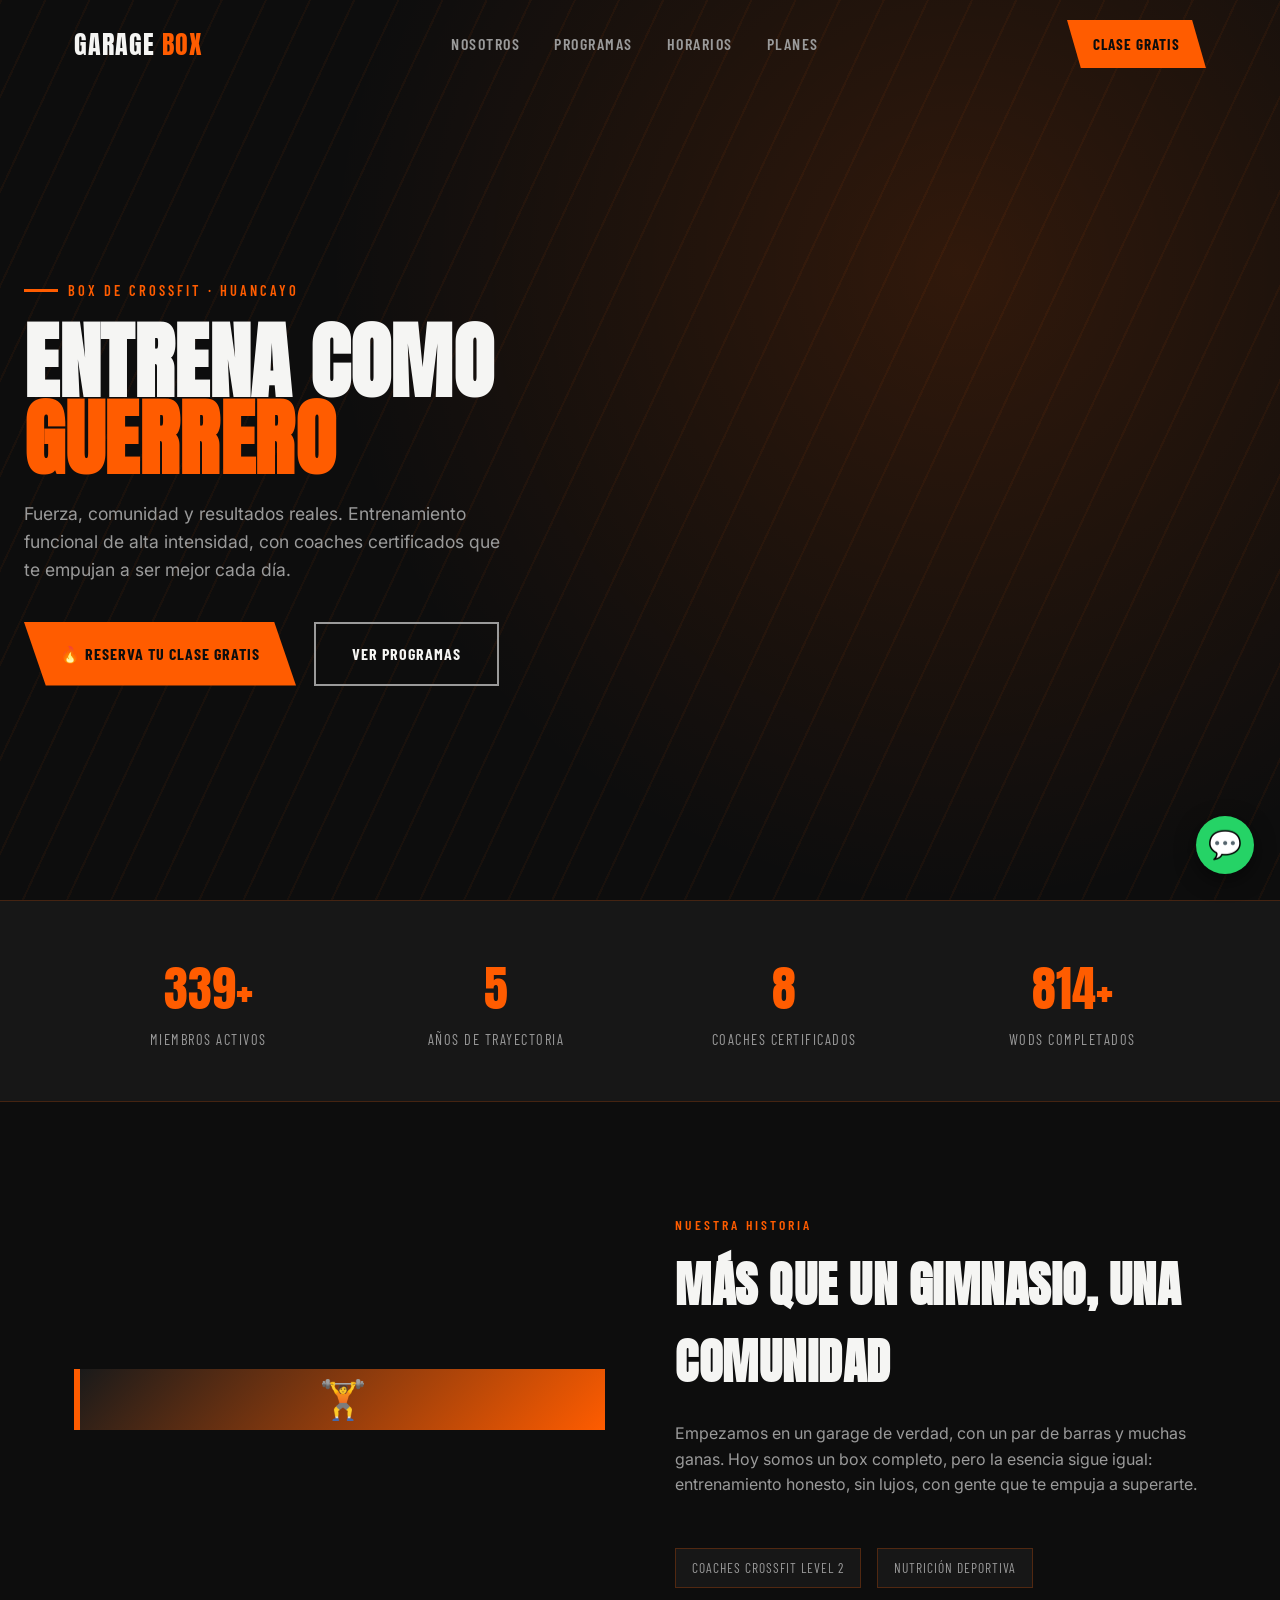
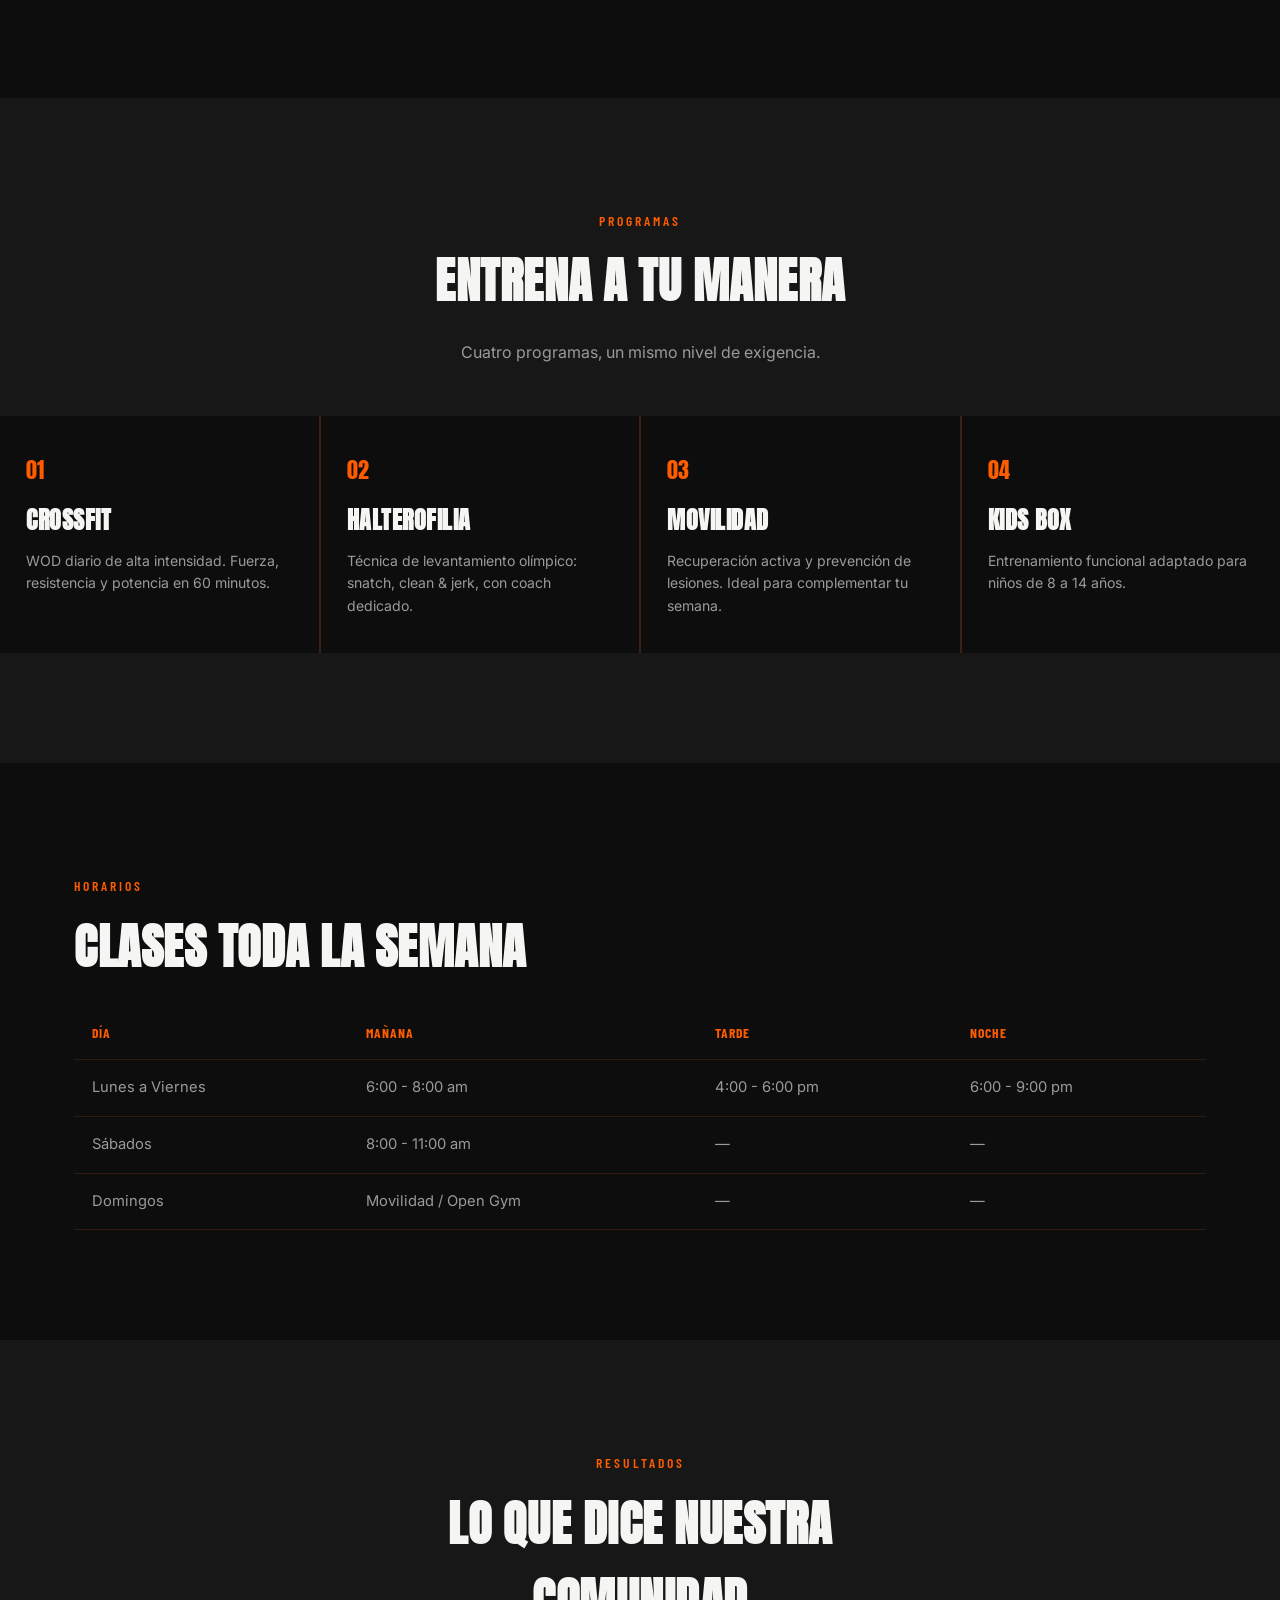
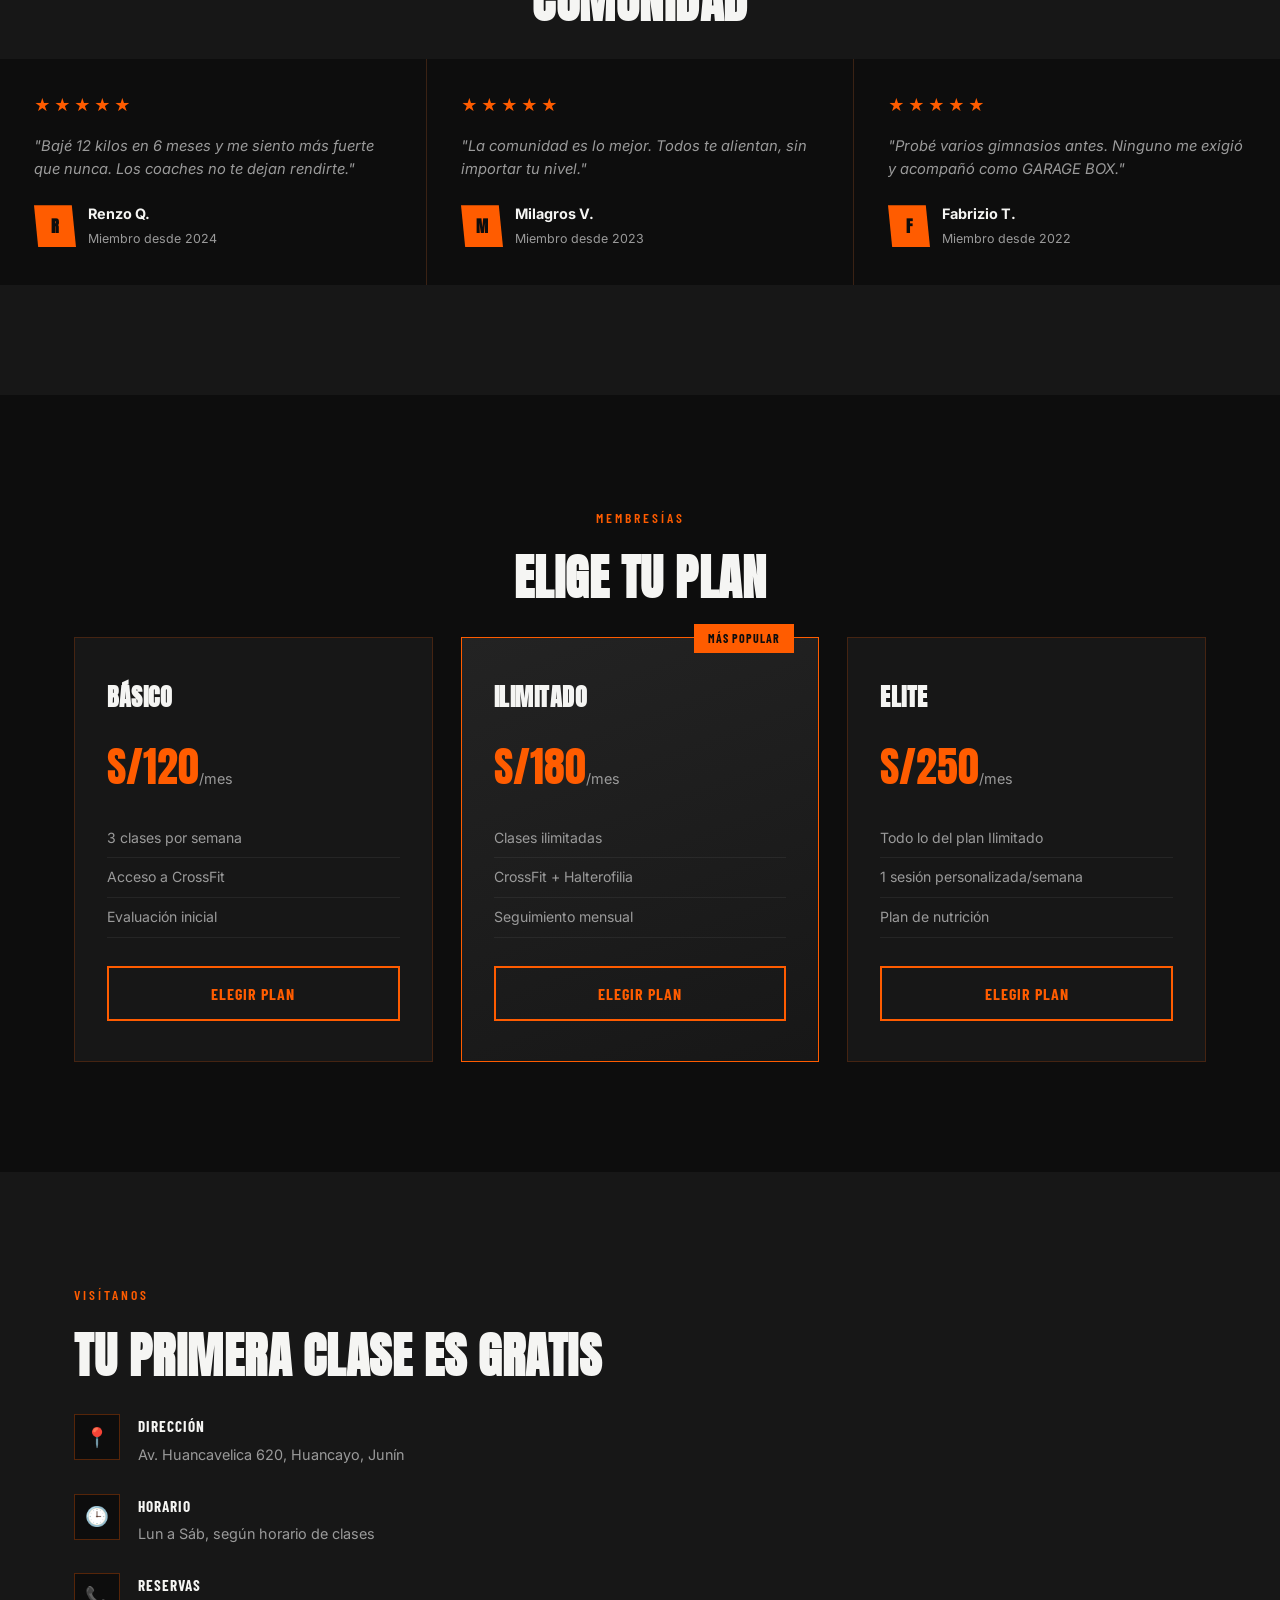
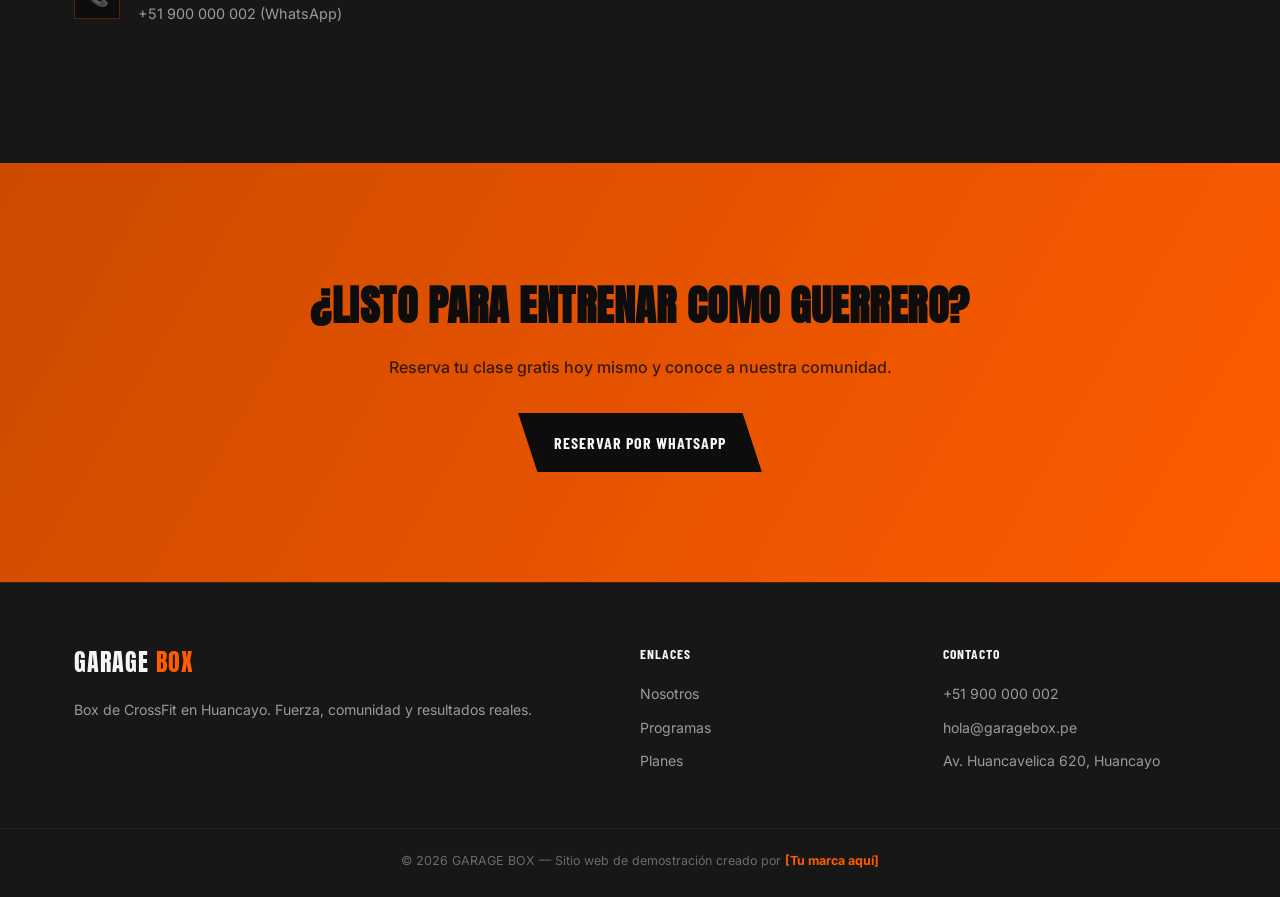
<file: garage-box-crossfit/index.html>
<!DOCTYPE html>
<html lang="es">
<head>
<meta charset="UTF-8">
<meta name="viewport" content="width=device-width, initial-scale=1.0">
<title>GARAGE BOX | CrossFit Huancayo</title>
<link rel="preconnect" href="https://fonts.googleapis.com">
<link href="https://fonts.googleapis.com/css2?family=Anton&family=Barlow+Condensed:wght@500;600;700&family=Inter:wght@400;500;600&display=swap" rel="stylesheet">
<link rel="stylesheet" href="css/style.css">
<script src="js/script.js"></script>
</head>
<body>

<header>
  <nav>
    <a href="#" class="logo">GARAGE <span>BOX</span></a>
    <ul class="nav-links">
      <li><a href="#nosotros">Nosotros</a></li>
      <li><a href="#programas">Programas</a></li>
      <li><a href="#horarios">Horarios</a></li>
      <li><a href="#planes">Planes</a></li>
    </ul>
    <a href="https://wa.me/51900000002?text=Hola!%20Quiero%20mi%20clase%20gratis" class="nav-cta">Clase gratis</a>
    <button class="menu-toggle" aria-label="Menú"><span></span><span></span><span></span></button>
  </nav>
</header>

<section class="hero">
  <div class="hero-content">
    <span class="eyebrow">Box de CrossFit · Huancayo</span>
    <h1>Entrena como<br><span>guerrero</span></h1>
    <p>Fuerza, comunidad y resultados reales. Entrenamiento funcional de alta intensidad, con coaches certificados que te empujan a ser mejor cada día.</p>
    <div class="hero-buttons">
      <a href="https://wa.me/51900000002?text=Hola!%20Quiero%20mi%20clase%20gratis" class="btn btn-primary">🔥 Reserva tu clase gratis</a>
      <a href="#programas" class="btn btn-outline">Ver programas</a>
    </div>
  </div>
</section>

<div class="stats-bar reveal">
  <div class="container stats-grid">
    <div>
      <div class="stat-num" data-target="500" data-suffix="+">0</div>
      <div class="stat-label">Miembros activos</div>
    </div>
    <div>
      <div class="stat-num" data-target="8" data-suffix="">0</div>
      <div class="stat-label">Años de trayectoria</div>
    </div>
    <div>
      <div class="stat-num" data-target="12" data-suffix="">0</div>
      <div class="stat-label">Coaches certificados</div>
    </div>
    <div>
      <div class="stat-num" data-target="1200" data-suffix="+">0</div>
      <div class="stat-label">WODs completados</div>
    </div>
  </div>
</div>

<section class="about" id="nosotros">
  <div class="container about-grid">
    <div class="about-img reveal">
      <img src="https://images.unsplash.com/photo-1517836357463-d25dfeac3438?q=80&w=800&auto=format&fit=crop" alt="Entrenamiento en GARAGE BOX" onerror="handleImgError(this)">
    </div>
    <div class="reveal">
      <span class="eyebrow section-tag">Nuestra historia</span>
      <h2 class="section-title">Más que un gimnasio, una comunidad</h2>
      <p class="section-desc">Empezamos en un garage de verdad, con un par de barras y muchas ganas. Hoy somos un box completo, pero la esencia sigue igual: entrenamiento honesto, sin lujos, con gente que te empuja a superarte.</p>
      <div class="coaches">
        <span class="coach-tag">Coaches CrossFit Level 2</span>
        <span class="coach-tag">Nutrición deportiva</span>
      </div>
    </div>
  </div>
</section>

<section class="programs" id="programas">
  <div class="container">
    <div class="center reveal" style="max-width:600px;">
      <span class="eyebrow section-tag">Programas</span>
      <h2 class="section-title">Entrena a tu manera</h2>
      <p class="section-desc center">Cuatro programas, un mismo nivel de exigencia.</p>
    </div>
  </div>
  <div class="program-grid">
    <div class="program-card reveal">
      <div class="program-num">01</div>
      <h3>CrossFit</h3>
      <p>WOD diario de alta intensidad. Fuerza, resistencia y potencia en 60 minutos.</p>
    </div>
    <div class="program-card reveal">
      <div class="program-num">02</div>
      <h3>Halterofilia</h3>
      <p>Técnica de levantamiento olímpico: snatch, clean & jerk, con coach dedicado.</p>
    </div>
    <div class="program-card reveal">
      <div class="program-num">03</div>
      <h3>Movilidad</h3>
      <p>Recuperación activa y prevención de lesiones. Ideal para complementar tu semana.</p>
    </div>
    <div class="program-card reveal">
      <div class="program-num">04</div>
      <h3>Kids Box</h3>
      <p>Entrenamiento funcional adaptado para niños de 8 a 14 años.</p>
    </div>
  </div>
</section>

<section class="schedule" id="horarios">
  <div class="container">
    <div class="reveal" style="max-width:600px;">
      <span class="eyebrow section-tag">Horarios</span>
      <h2 class="section-title">Clases toda la semana</h2>
    </div>
    <div class="reveal">
      <table>
        <thead>
          <tr><th>Día</th><th>Mañana</th><th>Tarde</th><th>Noche</th></tr>
        </thead>
        <tbody>
          <tr><td>Lunes a Viernes</td><td>6:00 - 8:00 am</td><td>4:00 - 6:00 pm</td><td>6:00 - 9:00 pm</td></tr>
          <tr><td>Sábados</td><td>8:00 - 11:00 am</td><td>—</td><td>—</td></tr>
          <tr><td>Domingos</td><td>Movilidad / Open Gym</td><td>—</td><td>—</td></tr>
        </tbody>
      </table>
    </div>
  </div>
</section>

<section class="testimonials">
  <div class="container">
    <div class="center reveal" style="max-width:600px;">
      <span class="eyebrow section-tag">Resultados</span>
      <h2 class="section-title">Lo que dice nuestra comunidad</h2>
    </div>
  </div>
  <div class="test-grid">
    <div class="test-card reveal">
      <div class="stars">★★★★★</div>
      <p>"Bajé 12 kilos en 6 meses y me siento más fuerte que nunca. Los coaches no te dejan rendirte."</p>
      <div class="test-author">
        <div class="avatar">R</div>
        <div><b>Renzo Q.</b><span>Miembro desde 2024</span></div>
      </div>
    </div>
    <div class="test-card reveal">
      <div class="stars">★★★★★</div>
      <p>"La comunidad es lo mejor. Todos te alientan, sin importar tu nivel."</p>
      <div class="test-author">
        <div class="avatar">M</div>
        <div><b>Milagros V.</b><span>Miembro desde 2023</span></div>
      </div>
    </div>
    <div class="test-card reveal">
      <div class="stars">★★★★★</div>
      <p>"Probé varios gimnasios antes. Ninguno me exigió y acompañó como GARAGE BOX."</p>
      <div class="test-author">
        <div class="avatar">F</div>
        <div><b>Fabrizio T.</b><span>Miembro desde 2022</span></div>
      </div>
    </div>
  </div>
</section>

<section class="plans" id="planes">
  <div class="container">
    <div class="center reveal" style="max-width:600px;">
      <span class="eyebrow section-tag">Membresías</span>
      <h2 class="section-title">Elige tu plan</h2>
    </div>
    <div class="plan-grid">
      <div class="plan-card reveal">
        <h3>Básico</h3>
        <div class="plan-price">S/120<span>/mes</span></div>
        <ul>
          <li>3 clases por semana</li>
          <li>Acceso a CrossFit</li>
          <li>Evaluación inicial</li>
        </ul>
        <a href="https://wa.me/51900000002?text=Hola!%20Quiero%20el%20plan%20B%C3%A1sico" class="plan-btn">Elegir plan</a>
      </div>
      <div class="plan-card featured reveal">
        <span class="plan-badge">Más popular</span>
        <h3>Ilimitado</h3>
        <div class="plan-price">S/180<span>/mes</span></div>
        <ul>
          <li>Clases ilimitadas</li>
          <li>CrossFit + Halterofilia</li>
          <li>Seguimiento mensual</li>
        </ul>
        <a href="https://wa.me/51900000002?text=Hola!%20Quiero%20el%20plan%20Ilimitado" class="plan-btn">Elegir plan</a>
      </div>
      <div class="plan-card reveal">
        <h3>Elite</h3>
        <div class="plan-price">S/250<span>/mes</span></div>
        <ul>
          <li>Todo lo del plan Ilimitado</li>
          <li>1 sesión personalizada/semana</li>
          <li>Plan de nutrición</li>
        </ul>
        <a href="https://wa.me/51900000002?text=Hola!%20Quiero%20el%20plan%20Elite" class="plan-btn">Elegir plan</a>
      </div>
    </div>
  </div>
</section>

<section class="visit">
  <div class="container visit-grid">
    <div class="reveal">
      <span class="eyebrow section-tag">Visítanos</span>
      <h2 class="section-title">Tu primera clase es gratis</h2>
      <div class="info-row">
        <div class="info-icon">📍</div>
        <div><h4>Dirección</h4><p>Av. Huancavelica 620, Huancayo, Junín</p></div>
      </div>
      <div class="info-row">
        <div class="info-icon">🕒</div>
        <div><h4>Horario</h4><p>Lun a Sáb, según horario de clases</p></div>
      </div>
      <div class="info-row">
        <div class="info-icon">📞</div>
        <div><h4>Reservas</h4><p>+51 900 000 002 (WhatsApp)</p></div>
      </div>
    </div>
    <div class="map-box reveal">
      <iframe src="https://www.google.com/maps?q=Huancayo,Peru&output=embed" allowfullscreen="" loading="lazy"></iframe>
    </div>
  </div>
</section>

<section class="cta">
  <div class="container">
    <h2>¿Listo para entrenar como guerrero?</h2>
    <p>Reserva tu clase gratis hoy mismo y conoce a nuestra comunidad.</p>
    <a href="https://wa.me/51900000002?text=Hola!%20Quiero%20mi%20clase%20gratis" class="btn btn-primary">Reservar por WhatsApp</a>
  </div>
</section>

<footer>
  <div class="container footer-grid">
    <div>
      <a href="#" class="logo" style="font-size:1.5rem;">GARAGE <span>BOX</span></a>
      <p>Box de CrossFit en Huancayo. Fuerza, comunidad y resultados reales.</p>
    </div>
    <div>
      <h4>Enlaces</h4>
      <ul>
        <li><a href="#nosotros">Nosotros</a></li>
        <li><a href="#programas">Programas</a></li>
        <li><a href="#planes">Planes</a></li>
      </ul>
    </div>
    <div>
      <h4>Contacto</h4>
      <ul>
        <li>+51 900 000 002</li>
        <li>hola@garagebox.pe</li>
        <li>Av. Huancavelica 620, Huancayo</li>
      </ul>
    </div>
  </div>
  <div class="footer-bottom">
    © 2026 GARAGE BOX — Sitio web de demostración creado por <strong>[Tu marca aquí]</strong>
  </div>
</footer>

<a href="https://wa.me/51900000002?text=Hola!%20Quiero%20mi%20clase%20gratis" class="wa-float" aria-label="WhatsApp">💬</a>

</body>
</html>
</file>
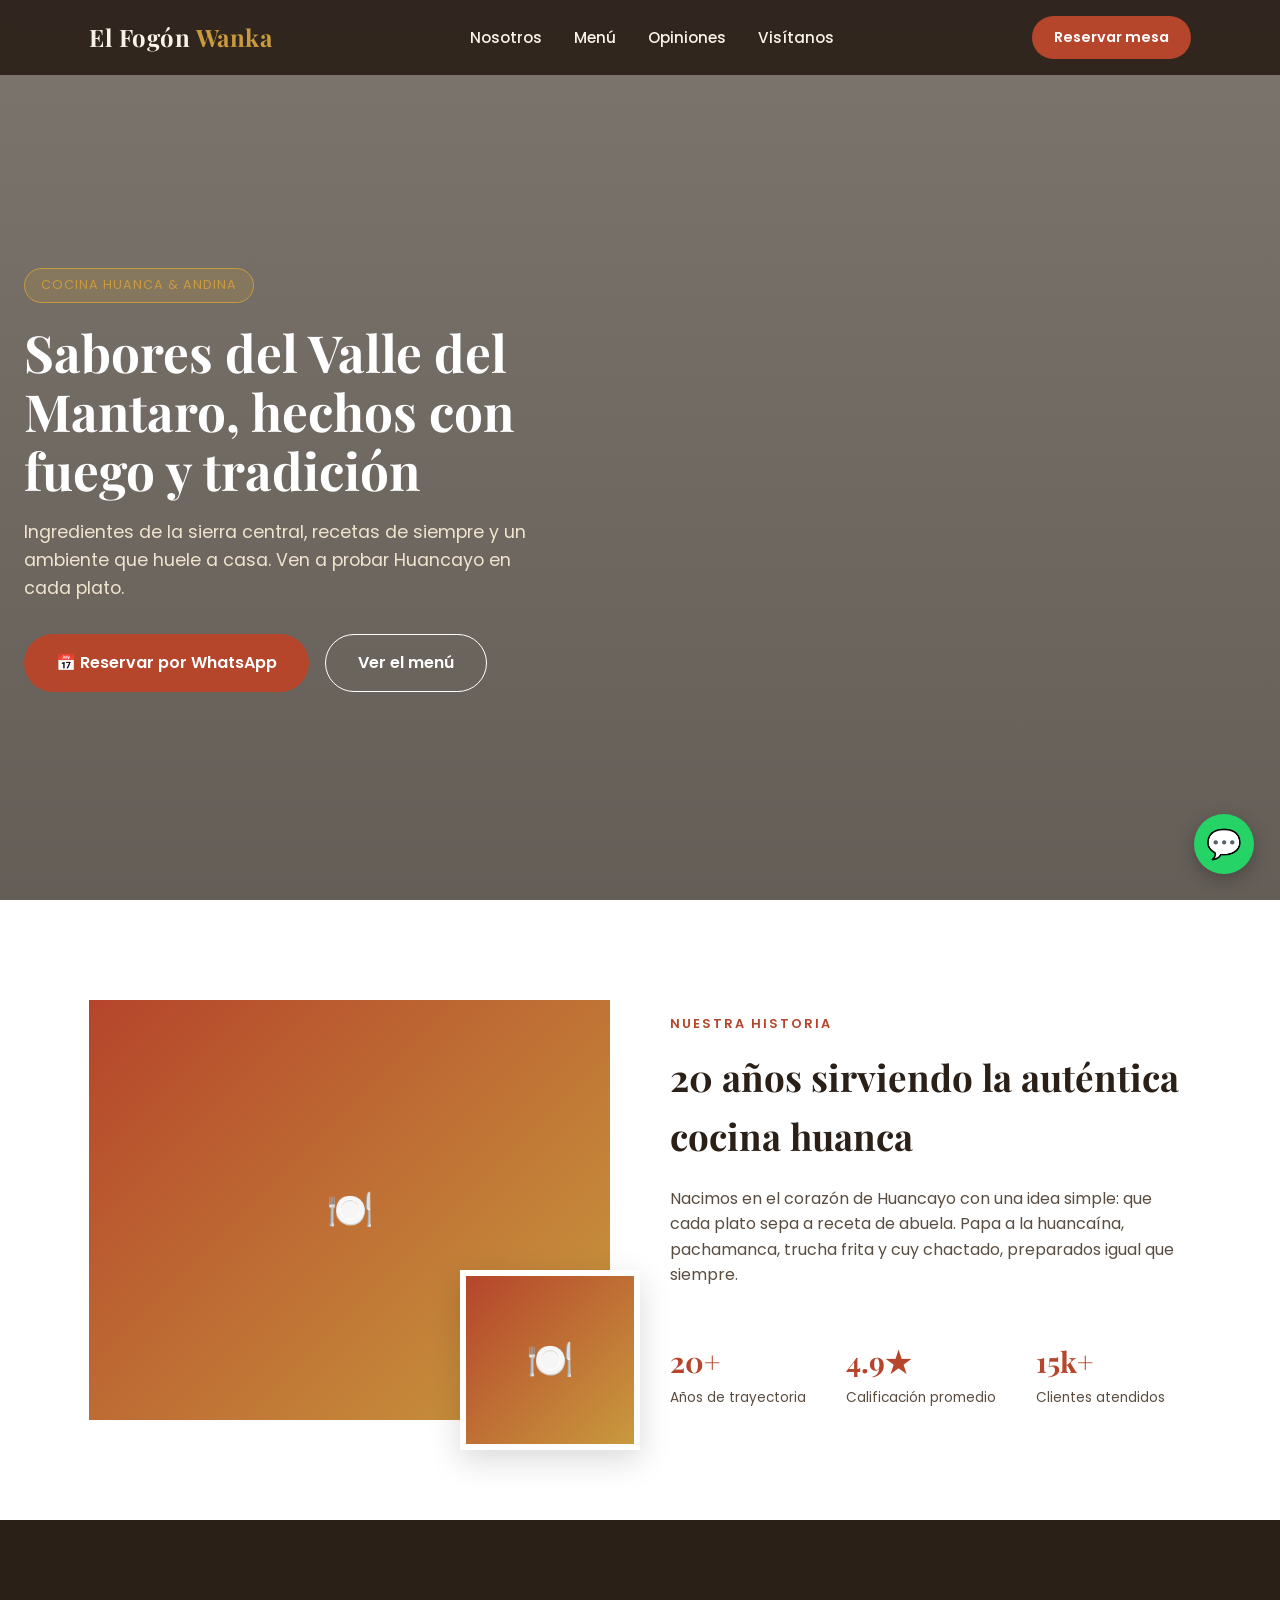
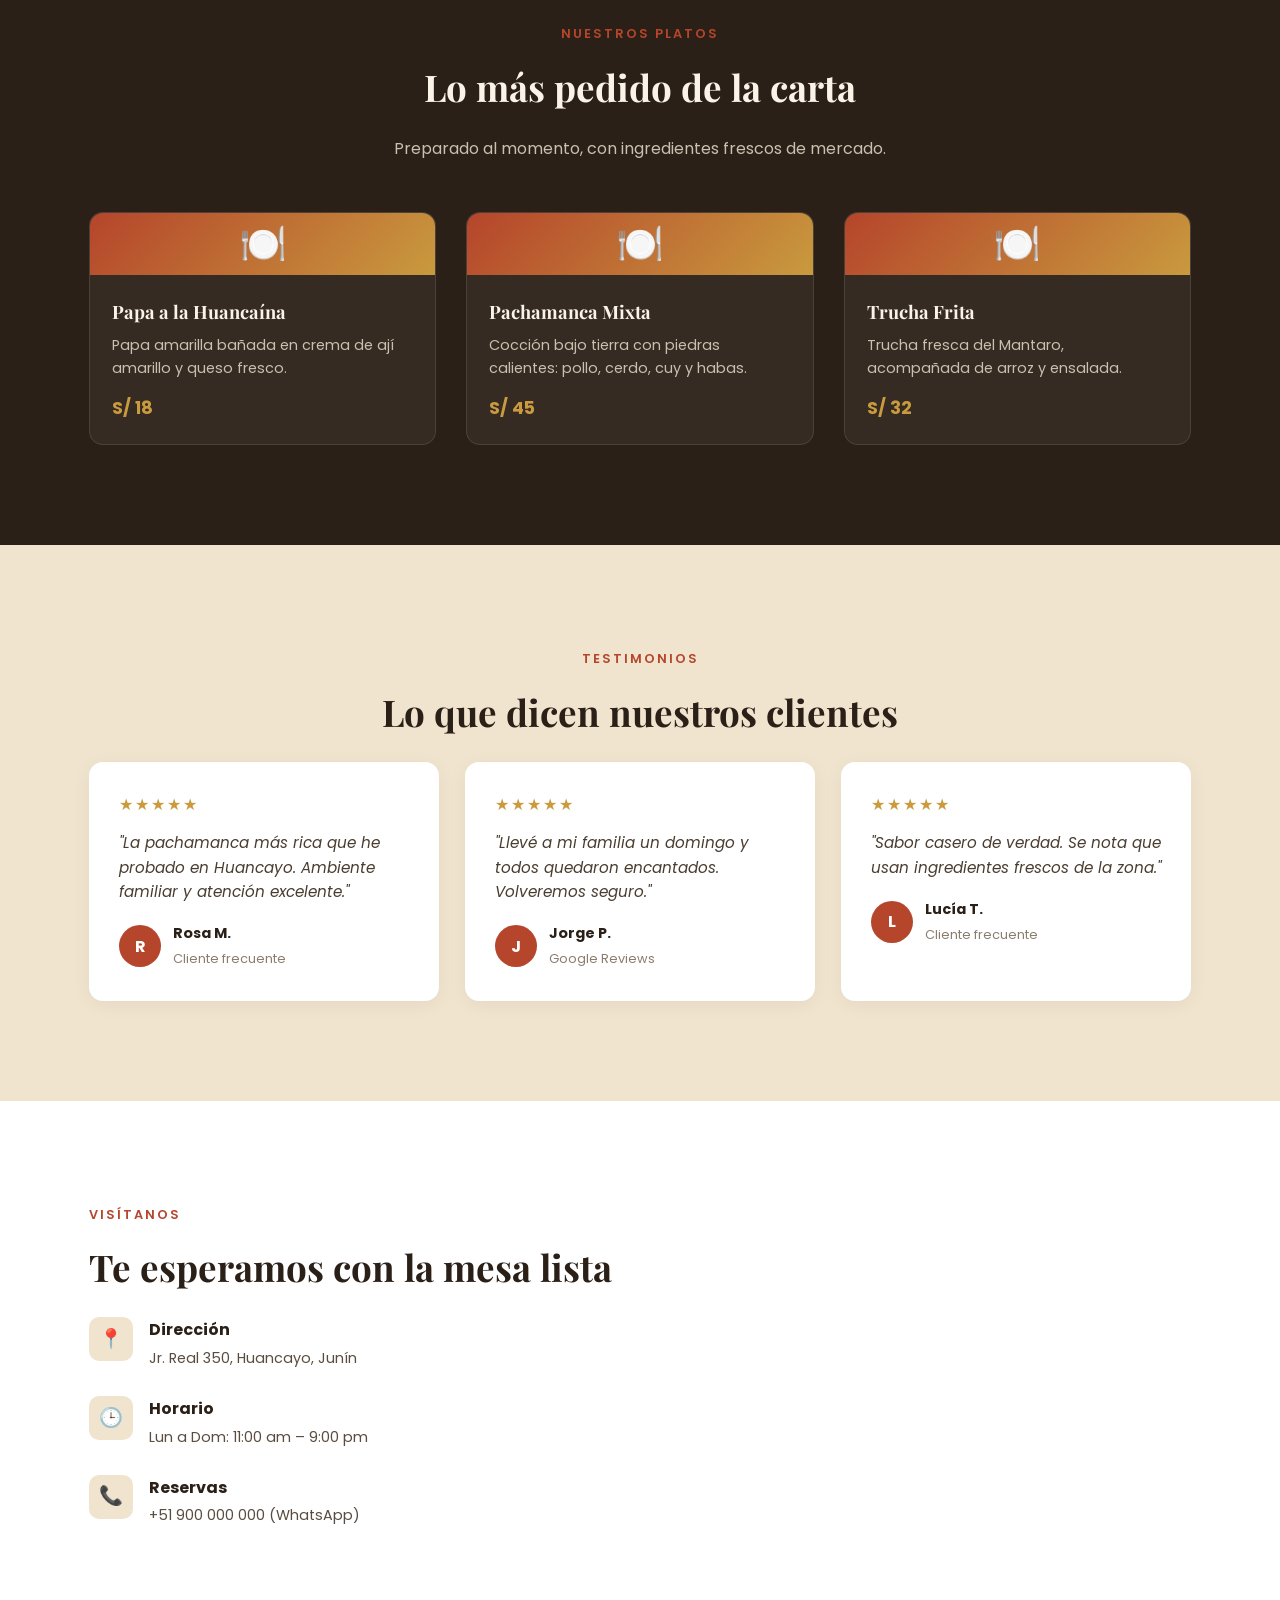
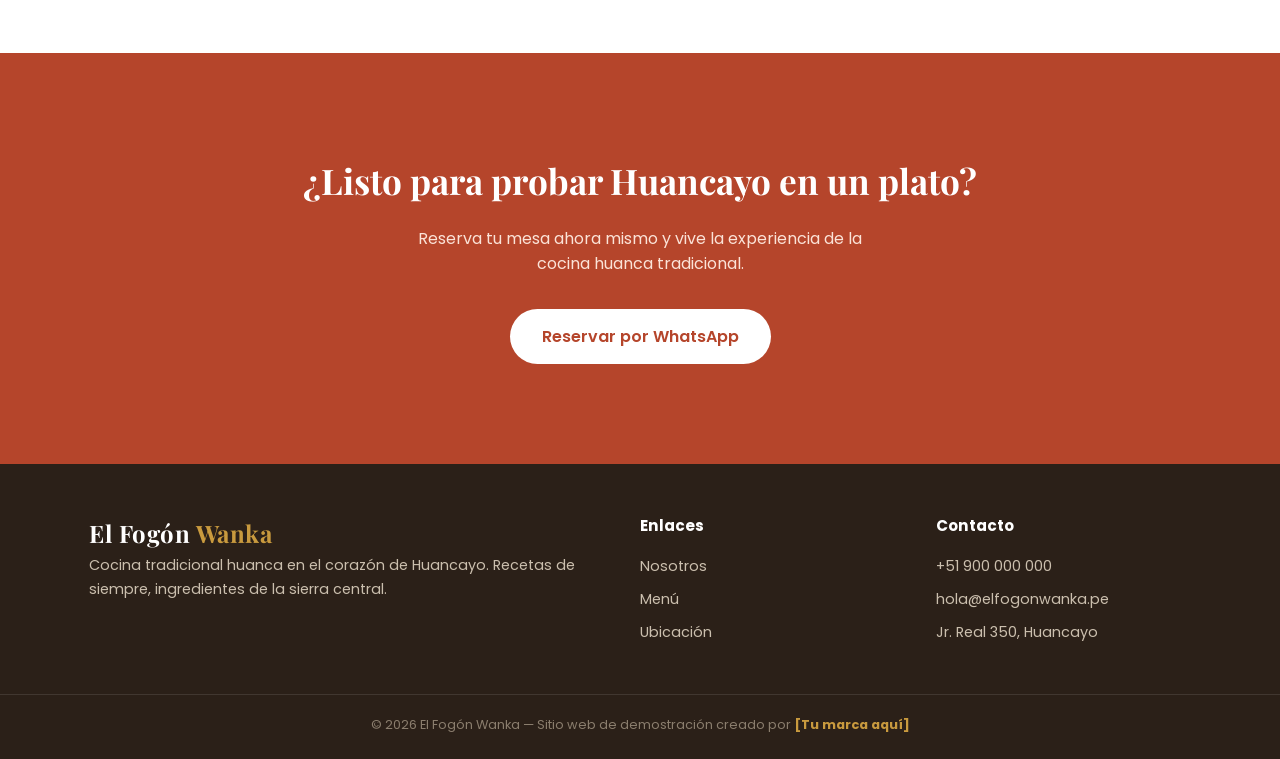
<file: restaurante-wanka/index.html>
<!DOCTYPE html>
<html lang="es">
<head>
<meta charset="UTF-8">
<meta name="viewport" content="width=device-width, initial-scale=1.0">
<title>El Fogón Wanka | Cocina Huanca Tradicional</title>
<link rel="preconnect" href="https://fonts.googleapis.com">
<link href="https://fonts.googleapis.com/css2?family=Playfair+Display:wght@600;700;800&family=Poppins:wght@300;400;500;600;700&display=swap" rel="stylesheet">
<script>
  // Si una foto no carga (link roto, sin internet, etc.), la reemplazamos
  // por un fondo de color con un ícono en vez de mostrar el ícono de "imagen rota".
  function handleImgError(img){
    var div = document.createElement('div');
    div.className = img.className;
    div.style.cssText = img.style.cssText;
    div.style.background = 'linear-gradient(135deg, #b5452b, #c99a3e)';
    div.style.display = 'flex';
    div.style.alignItems = 'center';
    div.style.justifyContent = 'center';
    div.style.color = '#fff';
    div.style.fontSize = '2.4rem';
    div.textContent = '🍽️';
    if (img.parentNode) img.parentNode.replaceChild(div, img);
  }
</script>
<style>
  :root{
    --terracota:#b5452b;
    --terracota-dark:#8f3520;
    --crema:#faf3e8;
    --crema-dark:#f0e4cf;
    --oscuro:#2b2018;
    --dorado:#c99a3e;
    --verde:#4a6b4f;
  }
  *{margin:0;padding:0;box-sizing:border-box;}
  html{scroll-behavior:smooth;}
  body{font-family:'Poppins',sans-serif;color:var(--oscuro);background:var(--crema);line-height:1.6;}
  h1,h2,h3,.logo{font-family:'Playfair Display',serif;}
  a{text-decoration:none;color:inherit;}
  img{max-width:100%;display:block;}
  .container{max-width:1150px;margin:0 auto;padding:0 24px;}

  /* NAV */
  header{position:fixed;top:0;left:0;right:0;z-index:100;background:rgba(43,32,24,0.92);backdrop-filter:blur(6px);}
  nav{display:flex;align-items:center;justify-content:space-between;padding:16px 24px;max-width:1150px;margin:0 auto;}
  .logo{color:var(--crema);font-size:1.5rem;font-weight:700;letter-spacing:0.5px;}
  .logo span{color:var(--dorado);}
  .nav-links{display:flex;gap:32px;list-style:none;}
  .nav-links a{color:var(--crema);font-size:0.95rem;font-weight:500;transition:color .2s;}
  .nav-links a:hover{color:var(--dorado);}
  .nav-cta{background:var(--terracota);color:#fff;padding:10px 22px;border-radius:30px;font-weight:600;font-size:0.9rem;transition:background .2s;}
  .nav-cta:hover{background:var(--terracota-dark);}
  .menu-toggle{display:none;flex-direction:column;gap:5px;cursor:pointer;background:none;border:none;}
  .menu-toggle span{width:26px;height:2px;background:var(--crema);}

  /* HERO */
  .hero{
    min-height:100vh;
    display:flex;align-items:center;
    background:linear-gradient(rgba(20,14,10,0.55),rgba(20,14,10,0.65)),
      url('https://images.unsplash.com/photo-1504674900247-0877df9cc836?q=80&w=1600&auto=format&fit=crop') center/cover no-repeat;
    position:relative;
  }
  .hero-content{max-width:650px;padding:140px 24px 80px;color:#fff;}
  .hero-tag{display:inline-block;background:rgba(201,154,62,0.2);border:1px solid var(--dorado);color:var(--dorado);padding:6px 16px;border-radius:30px;font-size:0.8rem;letter-spacing:1px;text-transform:uppercase;margin-bottom:20px;}
  .hero h1{font-size:3.2rem;line-height:1.15;margin-bottom:18px;}
  .hero p{font-size:1.1rem;color:#f0e4cf;margin-bottom:32px;max-width:520px;}
  .hero-buttons{display:flex;gap:16px;flex-wrap:wrap;}
  .btn-primary{background:var(--terracota);color:#fff;padding:15px 32px;border-radius:30px;font-weight:600;display:inline-flex;align-items:center;gap:8px;transition:transform .2s,background .2s;}
  .btn-primary:hover{background:var(--terracota-dark);transform:translateY(-2px);}
  .btn-secondary{border:1.5px solid #fff;color:#fff;padding:15px 32px;border-radius:30px;font-weight:600;transition:background .2s;}
  .btn-secondary:hover{background:rgba(255,255,255,0.15);}

  /* SECTION GENERAL */
  section{padding:100px 0;}
  .section-tag{color:var(--terracota);font-weight:600;letter-spacing:2px;text-transform:uppercase;font-size:0.8rem;}
  .section-title{font-size:2.3rem;margin:12px 0 20px;}
  .section-desc{color:#5a4d40;max-width:600px;margin-bottom:50px;}
  .center{text-align:center;margin-left:auto;margin-right:auto;}

  /* ABOUT */
  .about{background:#fff;}
  .about-grid{display:grid;grid-template-columns:1fr 1fr;gap:60px;align-items:center;}
  .about-images{position:relative;}
  .about-images img{border-radius:16px;}
  .img-main{width:100%;height:420px;object-fit:cover;}
  .img-float{position:absolute;bottom:-30px;right:-30px;width:180px;height:180px;object-fit:cover;border:6px solid #fff;box-shadow:0 10px 30px rgba(0,0,0,0.15);}
  .about-stats{display:flex;gap:40px;margin-top:30px;}
  .stat b{font-size:1.8rem;color:var(--terracota);display:block;font-family:'Playfair Display',serif;}
  .stat span{font-size:0.85rem;color:#5a4d40;}

  /* MENU */
  .menu{background:var(--oscuro);color:var(--crema);}
  .menu .section-desc{color:#cbbfae;}
  .menu-grid{display:grid;grid-template-columns:repeat(3,1fr);gap:30px;}
  .menu-card{background:rgba(255,255,255,0.05);border:1px solid rgba(255,255,255,0.1);border-radius:14px;overflow:hidden;transition:transform .25s,border-color .25s;}
  .menu-card:hover{transform:translateY(-6px);border-color:var(--dorado);}
  .menu-card img{height:200px;width:100%;object-fit:cover;}
  .menu-card-body{padding:22px;}
  .menu-card-body h3{font-size:1.15rem;margin-bottom:8px;}
  .menu-card-body p{font-size:0.9rem;color:#cbbfae;margin-bottom:14px;}
  .price{color:var(--dorado);font-weight:700;font-size:1.1rem;}

  /* TESTIMONIALS */
  .testimonials{background:var(--crema-dark);}
  .test-grid{display:grid;grid-template-columns:repeat(3,1fr);gap:26px;}
  .test-card{background:#fff;padding:30px;border-radius:14px;box-shadow:0 4px 20px rgba(0,0,0,0.05);}
  .stars{color:var(--dorado);margin-bottom:14px;letter-spacing:2px;}
  .test-card p{font-size:0.95rem;color:#4a3d30;margin-bottom:18px;font-style:italic;}
  .test-author{display:flex;align-items:center;gap:12px;}
  .avatar{width:42px;height:42px;border-radius:50%;background:var(--terracota);color:#fff;display:flex;align-items:center;justify-content:center;font-weight:700;}
  .test-author b{display:block;font-size:0.9rem;}
  .test-author span{font-size:0.8rem;color:#8a7d6d;}

  /* VISIT / MAP */
  .visit{background:#fff;}
  .visit-grid{display:grid;grid-template-columns:1fr 1fr;gap:50px;}
  .info-row{display:flex;gap:16px;margin-bottom:26px;align-items:flex-start;}
  .info-icon{width:44px;height:44px;background:var(--crema-dark);border-radius:10px;display:flex;align-items:center;justify-content:center;flex-shrink:0;color:var(--terracota);font-size:1.2rem;}
  .info-row h4{font-size:1rem;margin-bottom:4px;}
  .info-row p{font-size:0.9rem;color:#5a4d40;}
  .map-box{border-radius:16px;overflow:hidden;height:100%;min-height:320px;}
  .map-box iframe{width:100%;height:100%;min-height:320px;border:0;}

  /* CTA */
  .cta{background:var(--terracota);color:#fff;text-align:center;}
  .cta h2{font-size:2.2rem;margin-bottom:16px;}
  .cta p{max-width:500px;margin:0 auto 32px;color:#fbe3d8;}

  /* FOOTER */
  footer{background:var(--oscuro);color:#cbbfae;padding:50px 0 24px;}
  .footer-grid{display:grid;grid-template-columns:2fr 1fr 1fr;gap:40px;margin-bottom:40px;}
  footer .logo{margin-bottom:14px;}
  footer p{font-size:0.9rem;line-height:1.7;}
  footer h4{color:#fff;margin-bottom:16px;font-size:0.95rem;}
  footer ul{list-style:none;}
  footer ul li{margin-bottom:10px;font-size:0.9rem;}
  .footer-bottom{border-top:1px solid rgba(255,255,255,0.1);padding-top:20px;text-align:center;font-size:0.8rem;color:#8a7d6d;}
  .footer-bottom strong{color:var(--dorado);}

  /* WHATSAPP FLOAT */
  .wa-float{position:fixed;bottom:26px;right:26px;background:#25D366;color:#fff;width:60px;height:60px;border-radius:50%;display:flex;align-items:center;justify-content:center;font-size:1.8rem;box-shadow:0 6px 18px rgba(0,0,0,0.25);z-index:99;transition:transform .2s;}
  .wa-float:hover{transform:scale(1.08);}

  @media (max-width:860px){
    .nav-links,.nav-cta{display:none;}
    .menu-toggle{display:flex;}
    .hero h1{font-size:2.2rem;}
    .about-grid,.visit-grid{grid-template-columns:1fr;}
    .menu-grid,.test-grid{grid-template-columns:1fr;}
    .footer-grid{grid-template-columns:1fr;gap:24px;}
    .img-float{width:120px;height:120px;bottom:-20px;right:10px;}
    section{padding:70px 0;}
  }
</style>
</head>
<body>

<header>
  <nav>
    <a href="#" class="logo">El Fogón <span>Wanka</span></a>
    <ul class="nav-links">
      <li><a href="#nosotros">Nosotros</a></li>
      <li><a href="#menu">Menú</a></li>
      <li><a href="#opiniones">Opiniones</a></li>
      <li><a href="#visitanos">Visítanos</a></li>
    </ul>
    <a href="https://wa.me/51900000000?text=Hola!%20Quiero%20reservar%20una%20mesa" class="nav-cta">Reservar mesa</a>
    <button class="menu-toggle" aria-label="Menú"><span></span><span></span><span></span></button>
  </nav>
</header>

<section class="hero">
  <div class="hero-content">
    <span class="hero-tag">Cocina Huanca &amp; Andina</span>
    <h1>Sabores del Valle del Mantaro, hechos con fuego y tradición</h1>
    <p>Ingredientes de la sierra central, recetas de siempre y un ambiente que huele a casa. Ven a probar Huancayo en cada plato.</p>
    <div class="hero-buttons">
      <a href="https://wa.me/51900000000?text=Hola!%20Quiero%20reservar%20una%20mesa" class="btn-primary">📅 Reservar por WhatsApp</a>
      <a href="#menu" class="btn-secondary">Ver el menú</a>
    </div>
  </div>
</section>

<section class="about" id="nosotros">
  <div class="container about-grid">
    <div class="about-images">
      <img class="img-main" src="https://images.unsplash.com/photo-1517248135467-4c7edcad34c4?q=80&w=900&auto=format&fit=crop" alt="Ambiente del restaurante" onerror="handleImgError(this)">
      <img class="img-float" src="https://images.unsplash.com/photo-1544025162-d76694265947?q=80&w=400&auto=format&fit=crop" alt="Plato tradicional" onerror="handleImgError(this)">
    </div>
    <div>
      <span class="section-tag">Nuestra historia</span>
      <h2 class="section-title">20 años sirviendo la auténtica cocina huanca</h2>
      <p class="section-desc">Nacimos en el corazón de Huancayo con una idea simple: que cada plato sepa a receta de abuela. Papa a la huancaína, pachamanca, trucha frita y cuy chactado, preparados igual que siempre.</p>
      <div class="about-stats">
        <div class="stat"><b>20+</b><span>Años de trayectoria</span></div>
        <div class="stat"><b>4.9★</b><span>Calificación promedio</span></div>
        <div class="stat"><b>15k+</b><span>Clientes atendidos</span></div>
      </div>
    </div>
  </div>
</section>

<section class="menu" id="menu">
  <div class="container">
    <div class="center" style="max-width:600px;">
      <span class="section-tag">Nuestros platos</span>
      <h2 class="section-title">Lo más pedido de la carta</h2>
      <p class="section-desc center">Preparado al momento, con ingredientes frescos de mercado.</p>
    </div>
    <div class="menu-grid">
      <div class="menu-card">
        <img src="https://images.unsplash.com/photo-1518013431117-eb44ce1cd8e0?q=80&w=600&auto=format&fit=crop" alt="Papa a la huancaína" onerror="handleImgError(this)">
        <div class="menu-card-body">
          <h3>Papa a la Huancaína</h3>
          <p>Papa amarilla bañada en crema de ají amarillo y queso fresco.</p>
          <span class="price">S/ 18</span>
        </div>
      </div>
      <div class="menu-card">
        <img src="https://images.unsplash.com/photo-1544025162-d76694265947?q=80&w=600&auto=format&fit=crop" alt="Pachamanca" onerror="handleImgError(this)">
        <div class="menu-card-body">
          <h3>Pachamanca Mixta</h3>
          <p>Cocción bajo tierra con piedras calientes: pollo, cerdo, cuy y habas.</p>
          <span class="price">S/ 45</span>
        </div>
      </div>
      <div class="menu-card">
        <img src="https://images.unsplash.com/photo-1432139509613-5c4255815697?q=80&w=600&auto=format&fit=crop" alt="Trucha frita" onerror="handleImgError(this)">
        <div class="menu-card-body">
          <h3>Trucha Frita</h3>
          <p>Trucha fresca del Mantaro, acompañada de arroz y ensalada.</p>
          <span class="price">S/ 32</span>
        </div>
      </div>
    </div>
  </div>
</section>

<section class="testimonials" id="opiniones">
  <div class="container">
    <div class="center" style="max-width:600px;">
      <span class="section-tag">Testimonios</span>
      <h2 class="section-title">Lo que dicen nuestros clientes</h2>
    </div>
    <div class="test-grid">
      <div class="test-card">
        <div class="stars">★★★★★</div>
        <p>"La pachamanca más rica que he probado en Huancayo. Ambiente familiar y atención excelente."</p>
        <div class="test-author">
          <div class="avatar">R</div>
          <div><b>Rosa M.</b><span>Cliente frecuente</span></div>
        </div>
      </div>
      <div class="test-card">
        <div class="stars">★★★★★</div>
        <p>"Llevé a mi familia un domingo y todos quedaron encantados. Volveremos seguro."</p>
        <div class="test-author">
          <div class="avatar">J</div>
          <div><b>Jorge P.</b><span>Google Reviews</span></div>
        </div>
      </div>
      <div class="test-card">
        <div class="stars">★★★★★</div>
        <p>"Sabor casero de verdad. Se nota que usan ingredientes frescos de la zona."</p>
        <div class="test-author">
          <div class="avatar">L</div>
          <div><b>Lucía T.</b><span>Cliente frecuente</span></div>
        </div>
      </div>
    </div>
  </div>
</section>

<section class="visit" id="visitanos">
  <div class="container visit-grid">
    <div>
      <span class="section-tag">Visítanos</span>
      <h2 class="section-title">Te esperamos con la mesa lista</h2>
      <div class="info-row">
        <div class="info-icon">📍</div>
        <div><h4>Dirección</h4><p>Jr. Real 350, Huancayo, Junín</p></div>
      </div>
      <div class="info-row">
        <div class="info-icon">🕒</div>
        <div><h4>Horario</h4><p>Lun a Dom: 11:00 am – 9:00 pm</p></div>
      </div>
      <div class="info-row">
        <div class="info-icon">📞</div>
        <div><h4>Reservas</h4><p>+51 900 000 000 (WhatsApp)</p></div>
      </div>
    </div>
    <div class="map-box">
      <iframe src="https://www.google.com/maps?q=Huancayo,Peru&output=embed" allowfullscreen="" loading="lazy"></iframe>
    </div>
  </div>
</section>

<section class="cta">
  <div class="container">
    <h2>¿Listo para probar Huancayo en un plato?</h2>
    <p>Reserva tu mesa ahora mismo y vive la experiencia de la cocina huanca tradicional.</p>
    <a href="https://wa.me/51900000000?text=Hola!%20Quiero%20reservar%20una%20mesa" class="btn-primary" style="background:#fff;color:var(--terracota);">Reservar por WhatsApp</a>
  </div>
</section>

<footer>
  <div class="container footer-grid">
    <div>
      <a href="#" class="logo" style="color:#fff;">El Fogón <span>Wanka</span></a>
      <p>Cocina tradicional huanca en el corazón de Huancayo. Recetas de siempre, ingredientes de la sierra central.</p>
    </div>
    <div>
      <h4>Enlaces</h4>
      <ul>
        <li><a href="#nosotros">Nosotros</a></li>
        <li><a href="#menu">Menú</a></li>
        <li><a href="#visitanos">Ubicación</a></li>
      </ul>
    </div>
    <div>
      <h4>Contacto</h4>
      <ul>
        <li>+51 900 000 000</li>
        <li>hola@elfogonwanka.pe</li>
        <li>Jr. Real 350, Huancayo</li>
      </ul>
    </div>
  </div>
  <div class="footer-bottom">
    © 2026 El Fogón Wanka — Sitio web de demostración creado por <strong>[Tu marca aquí]</strong>
  </div>
</footer>

<a href="https://wa.me/51900000000?text=Hola!%20Quiero%20reservar%20una%20mesa" class="wa-float" aria-label="WhatsApp">💬</a>

<script>
  const toggle = document.querySelector('.menu-toggle');
  const navLinks = document.querySelector('.nav-links');
  const navCta = document.querySelector('.nav-cta');
  toggle.addEventListener('click', () => {
    const isOpen = navLinks.style.display === 'flex';
    navLinks.style.display = isOpen ? 'none' : 'flex';
    navLinks.style.flexDirection = 'column';
    navLinks.style.position = 'absolute';
    navLinks.style.top = '64px';
    navLinks.style.left = '0';
    navLinks.style.right = '0';
    navLinks.style.background = '#2b2018';
    navLinks.style.padding = '20px 24px';
    navLinks.style.gap = '18px';
    navCta.style.display = isOpen ? 'none' : 'inline-flex';
  });
</script>

</body>
</html>
</file>
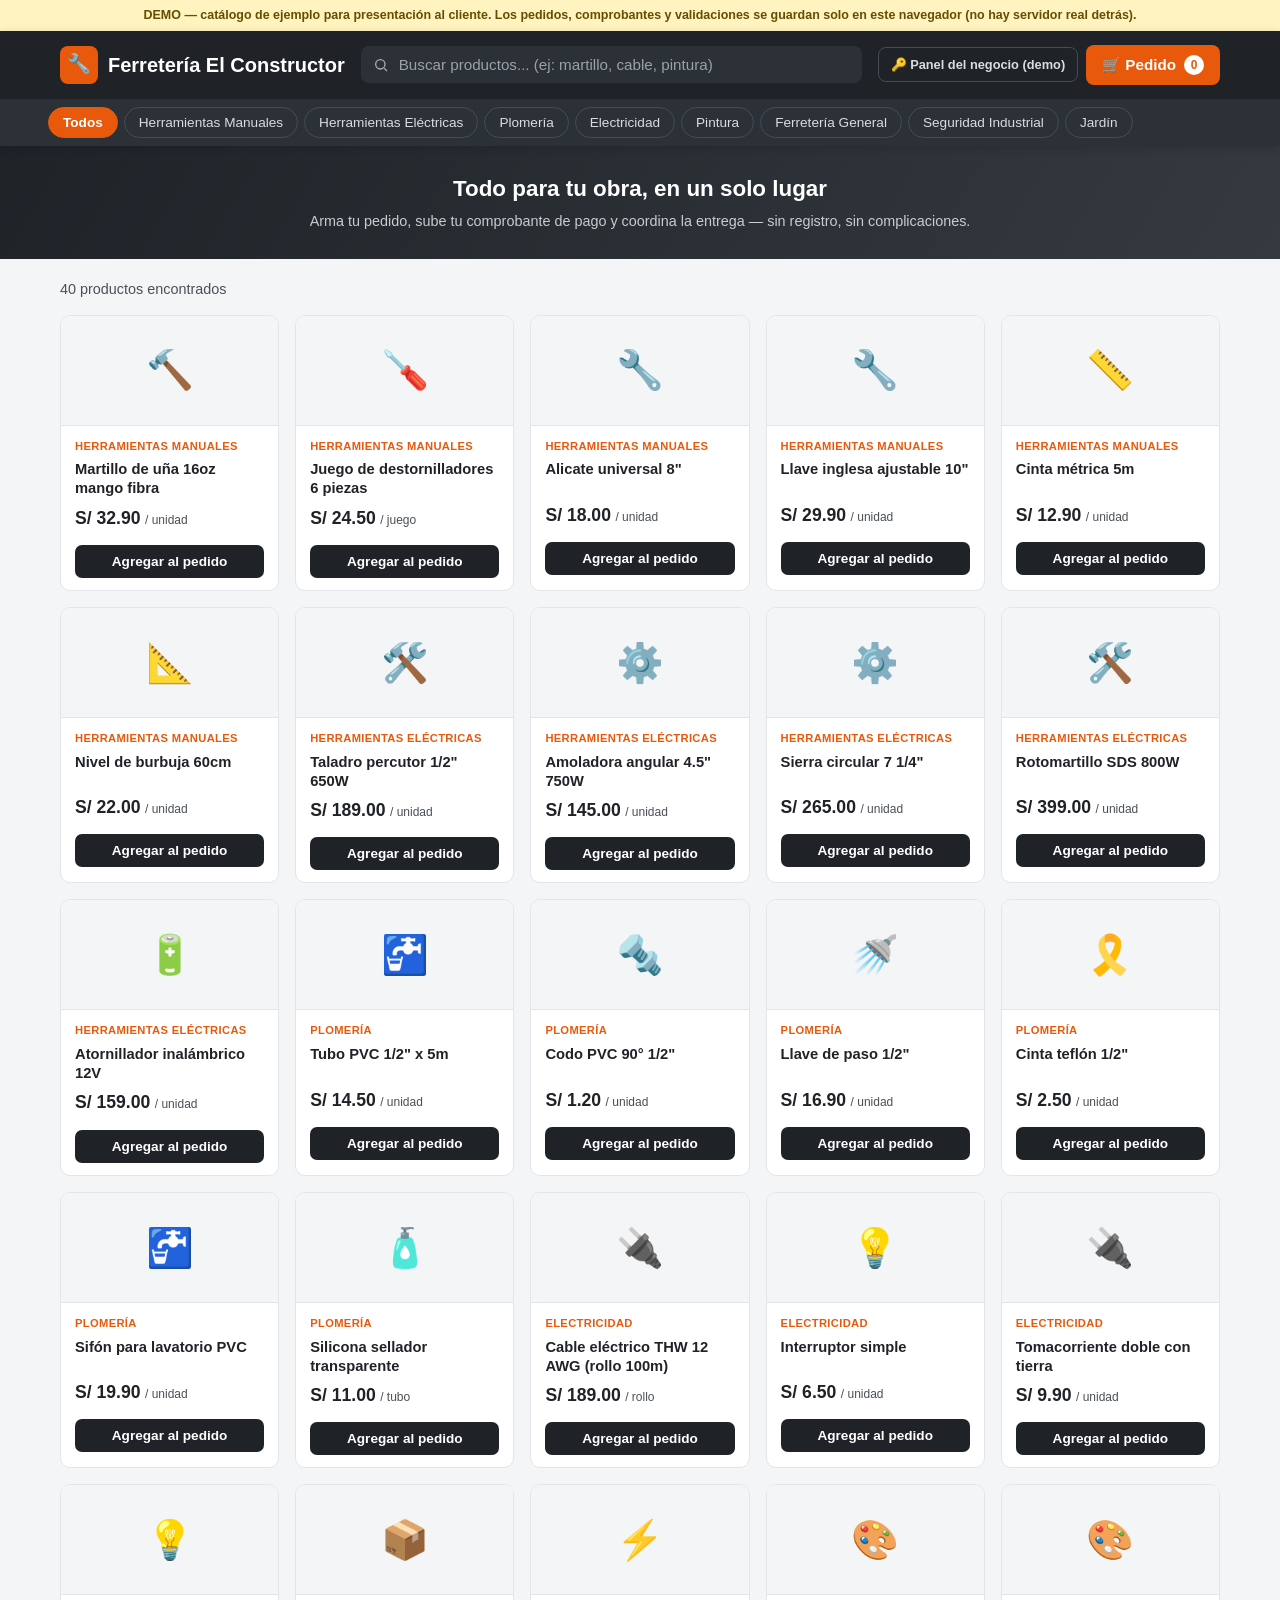
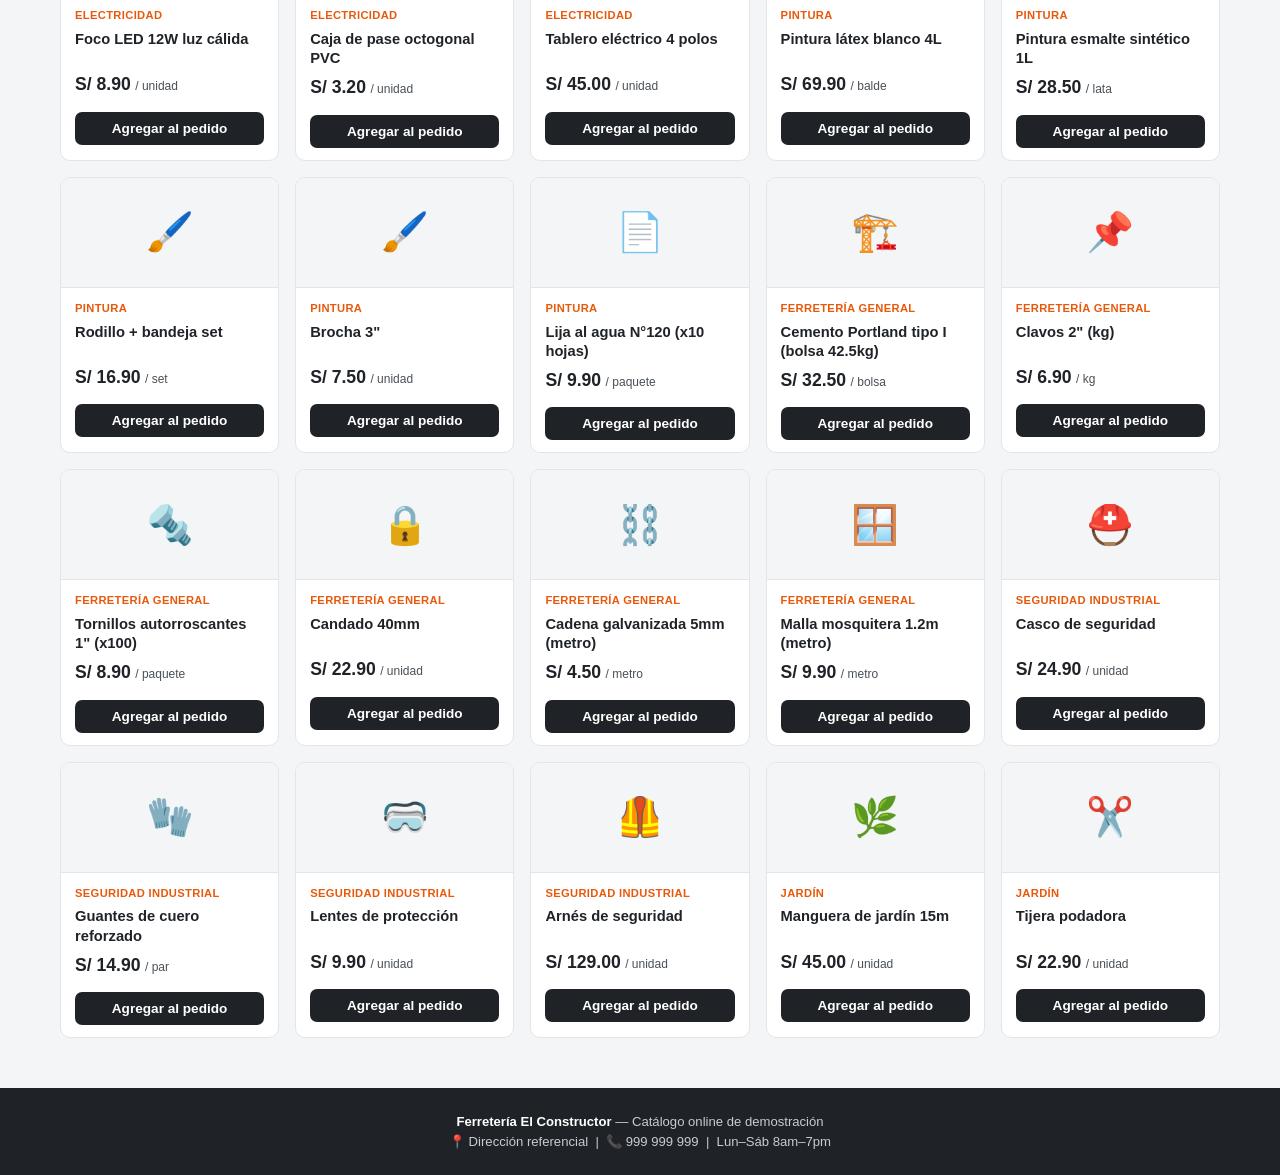
<file: Ferreteria-CatalogoOnline/demo/index.html>
<!DOCTYPE html>
<html lang="es">
<head>
<meta charset="UTF-8">
<meta name="viewport" content="width=device-width, initial-scale=1.0">
<title>Ferretería El Constructor — Catálogo Online</title>
<style>
  :root{
    --naranja:#e8590c;
    --naranja-osc:#c94a08;
    --gris-osc:#1f2328;
    --gris-med:#495057;
    --gris-claro:#f4f5f7;
    --borde:#e2e5e9;
    --blanco:#ffffff;
    --verde-wa:#25d366;
    --amarillo:#e8a90c;
    --verde-ok:#2f9e44;
  }
  *{box-sizing:border-box;margin:0;padding:0;}
  body{
    font-family:-apple-system,BlinkMacSystemFont,"Segoe UI",Roboto,Arial,sans-serif;
    background:var(--gris-claro);
    color:var(--gris-osc);
    line-height:1.5;
  }
  a{text-decoration:none;color:inherit;}

  /* Header */
  header{
    background:var(--gris-osc);
    color:#fff;
    position:sticky;
    top:0;
    z-index:50;
    box-shadow:0 2px 8px rgba(0,0,0,.15);
  }
  .header-top{
    display:flex;
    align-items:center;
    justify-content:space-between;
    padding:14px 20px;
    gap:16px;
    max-width:1200px;
    margin:0 auto;
    flex-wrap:wrap;
  }
  .logo{
    display:flex;
    align-items:center;
    gap:10px;
    font-weight:800;
    font-size:1.25rem;
    white-space:nowrap;
  }
  .logo-icon{
    width:38px;height:38px;
    background:var(--naranja);
    border-radius:8px;
    display:flex;align-items:center;justify-content:center;
    font-size:1.2rem;
  }
  .search-wrap{
    flex:1;
    min-width:220px;
    max-width:520px;
    position:relative;
  }
  .search-wrap input{
    width:100%;
    padding:10px 14px 10px 38px;
    border-radius:8px;
    border:none;
    font-size:.95rem;
    background:#2c3138;
    color:#fff;
  }
  .search-wrap input::placeholder{color:#9aa1a9;}
  .search-wrap svg{
    position:absolute;left:12px;top:50%;transform:translateY(-50%);
    width:16px;height:16px;opacity:.6;
  }
  .header-actions{display:flex;align-items:center;gap:8px;}
  .cart-btn{
    display:flex;align-items:center;gap:8px;
    background:var(--naranja);
    color:#fff;
    border:none;
    padding:10px 16px;
    border-radius:8px;
    font-weight:700;
    cursor:pointer;
    font-size:.95rem;
    white-space:nowrap;
  }
  .admin-btn{
    display:flex;align-items:center;gap:6px;
    background:transparent;
    color:#d9dce0;
    border:1px solid #454c55;
    padding:9px 12px;
    border-radius:8px;
    font-weight:600;
    cursor:pointer;
    font-size:.8rem;
    white-space:nowrap;
  }
  .admin-btn:hover{border-color:var(--naranja);color:#fff;}
  .cart-count{
    background:#fff;color:var(--naranja);
    border-radius:50%;
    width:20px;height:20px;
    display:flex;align-items:center;justify-content:center;
    font-size:.75rem;font-weight:800;
  }
  .cat-bar{
    background:#2c3138;
    overflow-x:auto;
    white-space:nowrap;
    padding:0 12px;
  }
  .cat-bar-inner{
    display:flex;
    gap:6px;
    max-width:1200px;
    margin:0 auto;
    padding:8px 8px;
  }
  .cat-chip{
    padding:7px 14px;
    border-radius:20px;
    font-size:.85rem;
    color:#d9dce0;
    background:transparent;
    border:1px solid #454c55;
    cursor:pointer;
    white-space:nowrap;
    flex-shrink:0;
  }
  .cat-chip.active{
    background:var(--naranja);
    border-color:var(--naranja);
    color:#fff;
    font-weight:700;
  }

  /* Hero */
  .hero{
    background:linear-gradient(120deg, var(--gris-osc), #343a40);
    color:#fff;
    padding:26px 20px;
    text-align:center;
  }
  .hero h1{font-size:1.4rem;font-weight:800;margin-bottom:6px;}
  .hero p{color:#c8ccd1;font-size:.9rem;}

  /* Main */
  main{max-width:1200px;margin:0 auto;padding:20px;}
  .results-info{
    font-size:.9rem;
    color:var(--gris-med);
    margin-bottom:14px;
  }
  .grid{
    display:grid;
    grid-template-columns:repeat(auto-fill, minmax(200px,1fr));
    gap:16px;
  }
  .card{
    background:#fff;
    border:1px solid var(--borde);
    border-radius:10px;
    overflow:hidden;
    display:flex;
    flex-direction:column;
    transition:transform .15s, box-shadow .15s;
  }
  .card:hover{transform:translateY(-3px);box-shadow:0 8px 20px rgba(0,0,0,.08);}
  .card-img{
    height:110px;
    background:var(--gris-claro);
    display:flex;align-items:center;justify-content:center;
    font-size:2.4rem;
    border-bottom:1px solid var(--borde);
  }
  .card-body{padding:12px 14px;display:flex;flex-direction:column;gap:6px;flex:1;}
  .card-cat{font-size:.7rem;color:var(--naranja);font-weight:700;text-transform:uppercase;letter-spacing:.03em;}
  .card-name{font-size:.92rem;font-weight:600;line-height:1.3;min-height:2.4em;}
  .card-price{font-size:1.1rem;font-weight:800;color:var(--gris-osc);margin-top:auto;}
  .card-unit{font-size:.75rem;color:var(--gris-med);font-weight:500;}
  .add-btn{
    margin-top:8px;
    background:var(--gris-osc);
    color:#fff;
    border:none;
    padding:9px;
    border-radius:7px;
    font-weight:700;
    font-size:.85rem;
    cursor:pointer;
    transition:background .15s;
  }
  .add-btn:hover{background:var(--naranja);}
  .add-btn.added{background:var(--verde-wa);}

  .no-results{
    text-align:center;
    padding:60px 20px;
    color:var(--gris-med);
  }

  /* Overlay compartido */
  .overlay{
    position:fixed;inset:0;
    background:rgba(0,0,0,.45);
    z-index:90;
    display:none;
  }
  .overlay.open{display:block;}

  /* Cart drawer */
  .drawer{
    position:fixed;
    top:0;right:0;
    width:100%;
    max-width:420px;
    height:100%;
    background:#fff;
    z-index:100;
    transform:translateX(100%);
    transition:transform .25s ease;
    display:flex;
    flex-direction:column;
  }
  .drawer.open{transform:translateX(0);}
  .drawer-header{
    padding:18px 20px;
    border-bottom:1px solid var(--borde);
    display:flex;justify-content:space-between;align-items:center;
  }
  .drawer-header h2{font-size:1.1rem;}
  .drawer-close{
    background:none;border:none;font-size:1.4rem;cursor:pointer;color:var(--gris-med);
  }
  .drawer-items{flex:1;overflow-y:auto;padding:12px 20px;}
  .drawer-item{
    display:flex;gap:10px;align-items:center;
    padding:12px 0;
    border-bottom:1px solid var(--borde);
  }
  .drawer-item .di-icon{
    width:44px;height:44px;background:var(--gris-claro);border-radius:8px;
    display:flex;align-items:center;justify-content:center;font-size:1.3rem;flex-shrink:0;
  }
  .di-info{flex:1;min-width:0;}
  .di-name{font-size:.85rem;font-weight:600;}
  .di-price{font-size:.8rem;color:var(--gris-med);}
  .di-qty{display:flex;align-items:center;gap:8px;}
  .qty-btn{
    width:24px;height:24px;border-radius:6px;border:1px solid var(--borde);
    background:#fff;cursor:pointer;font-weight:700;font-size:.85rem;
  }
  .qty-val{min-width:16px;text-align:center;font-size:.85rem;font-weight:600;}
  .remove-btn{
    background:none;border:none;color:#c92a2a;font-size:.75rem;cursor:pointer;margin-left:6px;
  }
  .drawer-empty{
    text-align:center;color:var(--gris-med);padding:40px 10px;font-size:.9rem;
  }
  .drawer-footer{
    padding:16px 20px 20px;
    border-top:1px solid var(--borde);
  }
  .drawer-total{
    display:flex;justify-content:space-between;
    font-size:1.05rem;font-weight:800;
    margin-bottom:12px;
  }
  .primary-btn{
    display:flex;align-items:center;justify-content:center;gap:8px;
    background:var(--naranja);
    color:#fff;
    border:none;
    width:100%;
    padding:13px;
    border-radius:8px;
    font-weight:700;
    font-size:.95rem;
    cursor:pointer;
  }
  .primary-btn:disabled{background:#adb5bd;cursor:not-allowed;}
  .wa-btn{
    display:flex;align-items:center;justify-content:center;gap:8px;
    background:transparent;
    color:var(--verde-wa);
    border:1.5px solid var(--verde-wa);
    width:100%;
    padding:11px;
    border-radius:8px;
    font-weight:700;
    font-size:.88rem;
    cursor:pointer;
    margin-top:8px;
  }
  .wa-btn:disabled{border-color:#adb5bd;color:#adb5bd;cursor:not-allowed;}
  .wa-hint{font-size:.72rem;color:var(--gris-med);text-align:center;margin-top:8px;}

  /* Checkout con voucher */
  .checkout-step{display:none;flex:1;overflow-y:auto;padding:16px 20px;}
  .checkout-step.open{display:block;}
  .checkout-back{
    background:none;border:none;color:var(--gris-med);font-size:.82rem;
    cursor:pointer;margin-bottom:14px;display:flex;align-items:center;gap:4px;
  }
  .pago-info{
    background:var(--gris-claro);
    border-radius:8px;
    padding:12px 14px;
    margin-bottom:16px;
    font-size:.82rem;
  }
  .pago-info strong{display:block;margin-bottom:4px;font-size:.85rem;}
  .pago-linea{display:flex;justify-content:space-between;padding:3px 0;color:var(--gris-med);}
  .pago-linea b{color:var(--gris-osc);}
  .form-field{margin-bottom:14px;}
  .form-field label{display:block;font-size:.8rem;font-weight:600;margin-bottom:5px;}
  .form-field input[type="text"], .form-field input[type="tel"]{
    width:100%;padding:9px 12px;border:1px solid var(--borde);border-radius:7px;font-size:.88rem;
  }
  .file-drop{
    border:1.5px dashed var(--borde);
    border-radius:8px;
    padding:16px;
    text-align:center;
    font-size:.82rem;
    color:var(--gris-med);
    cursor:pointer;
    position:relative;
  }
  .file-drop.has-file{border-color:var(--verde-ok);color:var(--verde-ok);}
  .file-drop input{position:absolute;inset:0;opacity:0;cursor:pointer;}
  .voucher-preview{
    margin-top:10px;
    max-width:100%;
    max-height:160px;
    border-radius:8px;
    border:1px solid var(--borde);
    display:none;
  }
  .voucher-preview.show{display:block;}
  .checkout-hint{font-size:.72rem;color:var(--gris-med);margin-top:8px;}
  .confirm-box{
    text-align:center;padding:30px 10px;
  }
  .confirm-box .ok-icon{font-size:2.6rem;margin-bottom:10px;}
  .confirm-box h3{font-size:1.05rem;margin-bottom:6px;}
  .confirm-box p{font-size:.85rem;color:var(--gris-med);margin-bottom:4px;}
  .confirm-code{
    display:inline-block;background:var(--gris-claro);padding:4px 10px;border-radius:6px;
    font-weight:800;font-size:.85rem;margin-top:8px;
  }

  footer{
    background:var(--gris-osc);
    color:#c8ccd1;
    text-align:center;
    padding:24px 20px;
    font-size:.82rem;
    margin-top:30px;
  }
  footer strong{color:#fff;}

  .demo-banner{
    background:#fff3bf;
    color:#664d03;
    text-align:center;
    font-size:.78rem;
    padding:6px 10px;
    font-weight:600;
  }

  /* Panel del negocio (modal) */
  .admin-modal{
    position:fixed;
    top:4%;left:50%;
    transform:translate(-50%,-20px);
    width:94%;
    max-width:720px;
    max-height:92vh;
    background:#fff;
    border-radius:12px;
    z-index:100;
    display:none;
    flex-direction:column;
    box-shadow:0 20px 50px rgba(0,0,0,.25);
    opacity:0;
    transition:opacity .2s ease, transform .2s ease;
  }
  .admin-modal.open{display:flex;opacity:1;transform:translate(-50%,0);}
  .admin-header{
    padding:18px 22px;
    border-bottom:1px solid var(--borde);
    display:flex;justify-content:space-between;align-items:center;
  }
  .admin-header h2{font-size:1.05rem;}
  .admin-header p{font-size:.75rem;color:var(--gris-med);margin-top:2px;}
  .admin-body{flex:1;overflow-y:auto;padding:18px 22px;}
  .admin-empty{text-align:center;color:var(--gris-med);padding:40px 10px;font-size:.88rem;}
  .order-card{
    border:1px solid var(--borde);
    border-radius:10px;
    padding:14px;
    margin-bottom:12px;
  }
  .order-top{display:flex;justify-content:space-between;align-items:flex-start;gap:10px;margin-bottom:8px;}
  .order-code{font-weight:800;font-size:.85rem;}
  .order-date{font-size:.72rem;color:var(--gris-med);}
  .status-badge{
    font-size:.7rem;font-weight:700;padding:3px 9px;border-radius:20px;white-space:nowrap;
  }
  .status-pendiente{background:#fff3bf;color:#8a6d0a;}
  .status-validado{background:#d3f9d8;color:#2b8a3e;}
  .order-client{font-size:.82rem;margin-bottom:6px;}
  .order-items{font-size:.78rem;color:var(--gris-med);margin-bottom:8px;line-height:1.5;}
  .order-total{font-weight:800;font-size:.9rem;margin-bottom:10px;}
  .order-voucher{display:flex;align-items:center;gap:10px;margin-bottom:10px;}
  .order-voucher img{width:56px;height:56px;object-fit:cover;border-radius:6px;border:1px solid var(--borde);cursor:pointer;}
  .order-actions{display:flex;gap:8px;flex-wrap:wrap;}
  .btn-sm{
    font-size:.78rem;font-weight:700;padding:8px 12px;border-radius:7px;border:none;cursor:pointer;
  }
  .btn-validate{background:var(--gris-osc);color:#fff;}
  .btn-print{background:var(--verde-ok);color:#fff;}
  .admin-footer{
    padding:12px 22px 18px;border-top:1px solid var(--borde);
    display:flex;justify-content:flex-end;
  }
  .btn-clear{background:none;border:none;color:#c92a2a;font-size:.75rem;cursor:pointer;}

  /* Boleta imprimible (oculta en pantalla) */
  #boletaPrint{display:none;}

  @media print{
    body *{visibility:hidden;}
    #boletaPrint, #boletaPrint *{visibility:visible;}
    #boletaPrint{
      display:block;position:absolute;top:0;left:0;width:100%;padding:30px;
    }
    .boleta-head{text-align:center;margin-bottom:18px;}
    .boleta-head h2{font-size:1.2rem;}
    .boleta-head p{font-size:.8rem;color:#555;}
    .boleta-meta{font-size:.85rem;margin-bottom:14px;}
    .boleta-meta div{margin-bottom:3px;}
    .boleta-table{width:100%;border-collapse:collapse;margin-bottom:14px;}
    .boleta-table th, .boleta-table td{border-bottom:1px solid #ccc;padding:6px 4px;font-size:.82rem;text-align:left;}
    .boleta-total{text-align:right;font-size:1rem;font-weight:800;margin-bottom:16px;}
    .boleta-note{font-size:.72rem;color:#666;border-top:1px solid #ccc;padding-top:10px;}
  }

  @media (max-width:480px){
    .hero h1{font-size:1.15rem;}
    .grid{grid-template-columns:repeat(auto-fill,minmax(155px,1fr));}
    .card-img{height:90px;font-size:2rem;}
    .admin-modal{top:2%;max-height:96vh;}
  }
</style>
</head>
<body>

<div class="demo-banner">DEMO — catálogo de ejemplo para presentación al cliente. Los pedidos, comprobantes y validaciones se guardan solo en este navegador (no hay servidor real detrás).</div>

<header>
  <div class="header-top">
    <div class="logo"><span class="logo-icon">🔧</span> Ferretería El Constructor</div>
    <div class="search-wrap">
      <svg viewBox="0 0 24 24" fill="none" stroke="#fff" stroke-width="2"><circle cx="11" cy="11" r="7"/><line x1="21" y1="21" x2="16.65" y2="16.65"/></svg>
      <input type="text" id="searchInput" placeholder="Buscar productos... (ej: martillo, cable, pintura)">
    </div>
    <div class="header-actions">
      <button class="admin-btn" id="adminBtn">🔑 Panel del negocio (demo)</button>
      <button class="cart-btn" id="cartBtn">
        🛒 Pedido <span class="cart-count" id="cartCount">0</span>
      </button>
    </div>
  </div>
  <div class="cat-bar">
    <div class="cat-bar-inner" id="catBar"></div>
  </div>
</header>

<div class="hero">
  <h1>Todo para tu obra, en un solo lugar</h1>
  <p>Arma tu pedido, sube tu comprobante de pago y coordina la entrega — sin registro, sin complicaciones.</p>
</div>

<main>
  <div class="results-info" id="resultsInfo"></div>
  <div class="grid" id="productGrid"></div>
  <div class="no-results" id="noResults" style="display:none;">
    No se encontraron productos. Prueba con otra búsqueda o categoría.
  </div>
</main>

<footer>
  <p><strong>Ferretería El Constructor</strong> — Catálogo online de demostración</p>
  <p>📍 Dirección referencial &nbsp;|&nbsp; 📞 999 999 999 &nbsp;|&nbsp; Lun–Sáb 8am–7pm</p>
</footer>

<div class="overlay" id="overlay"></div>

<!-- Drawer del carrito -->
<div class="drawer" id="drawer">
  <div class="drawer-header">
    <h2 id="drawerTitle">Tu pedido</h2>
    <button class="drawer-close" id="drawerClose">✕</button>
  </div>

  <div class="drawer-items" id="drawerItems"></div>
  <div class="drawer-footer" id="drawerFooter">
    <div class="drawer-total"><span>Total</span><span id="drawerTotal">S/ 0.00</span></div>
    <button class="primary-btn" id="goCheckoutBtn" disabled>
      <span>📎</span> Enviar pedido con comprobante de pago
    </button>
    <button class="wa-btn" id="waBtn" disabled>
      <span>📲</span> O coordinar directo por WhatsApp
    </button>
    <p class="wa-hint">Puedes pagar por Yape/Plin y subir tu comprobante, o coordinar todo por WhatsApp.</p>
  </div>

  <!-- Paso de checkout con voucher -->
  <div class="checkout-step" id="checkoutStep">
    <button class="checkout-back" id="checkoutBack">← Volver al pedido</button>

    <div class="pago-info">
      <strong>Datos para pagar</strong>
      <div class="pago-linea"><span>Yape / Plin</span><b>999 999 999</b></div>
      <div class="pago-linea"><span>Titular</span><b>Ferretería El Constructor</b></div>
      <div class="pago-linea"><span>Total a pagar</span><b id="checkoutTotal">S/ 0.00</b></div>
    </div>

    <div class="form-field">
      <label for="clienteNombre">Nombre completo</label>
      <input type="text" id="clienteNombre" placeholder="Ej: Juan Pérez">
    </div>
    <div class="form-field">
      <label for="clienteCelular">Celular de contacto</label>
      <input type="tel" id="clienteCelular" placeholder="Ej: 987 654 321">
    </div>
    <div class="form-field">
      <label>Comprobante de pago (foto de Yape/Plin/transferencia)</label>
      <div class="file-drop" id="fileDrop">
        <span id="fileDropText">Toca para subir la foto del comprobante</span>
        <input type="file" id="voucherInput" accept="image/*">
      </div>
      <img id="voucherPreview" class="voucher-preview" alt="Vista previa del comprobante">
    </div>

    <button class="primary-btn" id="submitPedidoBtn" disabled>Enviar pedido para validación</button>
    <p class="checkout-hint">El negocio revisará tu comprobante y confirmará tu pedido. Esta demo simula ese proceso guardando todo en tu navegador.</p>
  </div>

  <!-- Confirmación -->
  <div class="checkout-step" id="confirmStep">
    <div class="confirm-box">
      <div class="ok-icon">✅</div>
      <h3>¡Pedido enviado!</h3>
      <p>Tu comprobante quedó registrado para revisión.</p>
      <p>Te contactaremos apenas se valide el pago.</p>
      <span class="confirm-code" id="confirmCode"></span>
    </div>
    <button class="primary-btn" id="closeConfirmBtn">Volver al catálogo</button>
  </div>
</div>

<!-- Panel del negocio -->
<div class="admin-modal" id="adminModal">
  <div class="admin-header">
    <div>
      <h2>Panel del negocio (demo)</h2>
      <p>Aquí el negocio revisa comprobantes, los valida y genera la boleta.</p>
    </div>
    <button class="drawer-close" id="adminClose">✕</button>
  </div>
  <div class="admin-body" id="adminBody"></div>
  <div class="admin-footer">
    <button class="btn-clear" id="clearOrdersBtn">Vaciar pedidos de prueba</button>
  </div>
</div>

<!-- Boleta imprimible -->
<div id="boletaPrint"></div>

<script>
// ---------- Datos de ejemplo (catálogo demo) ----------
const WHATSAPP_NUMBER = "51999999999"; // reemplazar por el número real del cliente
const NEGOCIO_NOMBRE = "Ferretería El Constructor";
const PAGO_YAPE_PLIN = "999 999 999";

const PRODUCTS = [
  {id:1, name:"Martillo de uña 16oz mango fibra", cat:"Herramientas Manuales", price:32.90, unit:"unidad", icon:"🔨"},
  {id:2, name:"Juego de destornilladores 6 piezas", cat:"Herramientas Manuales", price:24.50, unit:"juego", icon:"🪛"},
  {id:3, name:"Alicate universal 8\"", cat:"Herramientas Manuales", price:18.00, unit:"unidad", icon:"🔧"},
  {id:4, name:"Llave inglesa ajustable 10\"", cat:"Herramientas Manuales", price:29.90, unit:"unidad", icon:"🔧"},
  {id:5, name:"Cinta métrica 5m", cat:"Herramientas Manuales", price:12.90, unit:"unidad", icon:"📏"},
  {id:6, name:"Nivel de burbuja 60cm", cat:"Herramientas Manuales", price:22.00, unit:"unidad", icon:"📐"},
  {id:7, name:"Taladro percutor 1/2\" 650W", cat:"Herramientas Eléctricas", price:189.00, unit:"unidad", icon:"🛠️"},
  {id:8, name:"Amoladora angular 4.5\" 750W", cat:"Herramientas Eléctricas", price:145.00, unit:"unidad", icon:"⚙️"},
  {id:9, name:"Sierra circular 7 1/4\"", cat:"Herramientas Eléctricas", price:265.00, unit:"unidad", icon:"⚙️"},
  {id:10, name:"Rotomartillo SDS 800W", cat:"Herramientas Eléctricas", price:399.00, unit:"unidad", icon:"🛠️"},
  {id:11, name:"Atornillador inalámbrico 12V", cat:"Herramientas Eléctricas", price:159.00, unit:"unidad", icon:"🔋"},
  {id:12, name:"Tubo PVC 1/2\" x 5m", cat:"Plomería", price:14.50, unit:"unidad", icon:"🚰"},
  {id:13, name:"Codo PVC 90° 1/2\"", cat:"Plomería", price:1.20, unit:"unidad", icon:"🔩"},
  {id:14, name:"Llave de paso 1/2\"", cat:"Plomería", price:16.90, unit:"unidad", icon:"🚿"},
  {id:15, name:"Cinta teflón 1/2\"", cat:"Plomería", price:2.50, unit:"unidad", icon:"🎗️"},
  {id:16, name:"Sifón para lavatorio PVC", cat:"Plomería", price:19.90, unit:"unidad", icon:"🚰"},
  {id:17, name:"Silicona sellador transparente", cat:"Plomería", price:11.00, unit:"tubo", icon:"🧴"},
  {id:18, name:"Cable eléctrico THW 12 AWG (rollo 100m)", cat:"Electricidad", price:189.00, unit:"rollo", icon:"🔌"},
  {id:19, name:"Interruptor simple", cat:"Electricidad", price:6.50, unit:"unidad", icon:"💡"},
  {id:20, name:"Tomacorriente doble con tierra", cat:"Electricidad", price:9.90, unit:"unidad", icon:"🔌"},
  {id:21, name:"Foco LED 12W luz cálida", cat:"Electricidad", price:8.90, unit:"unidad", icon:"💡"},
  {id:22, name:"Caja de pase octogonal PVC", cat:"Electricidad", price:3.20, unit:"unidad", icon:"📦"},
  {id:23, name:"Tablero eléctrico 4 polos", cat:"Electricidad", price:45.00, unit:"unidad", icon:"⚡"},
  {id:24, name:"Pintura látex blanco 4L", cat:"Pintura", price:69.90, unit:"balde", icon:"🎨"},
  {id:25, name:"Pintura esmalte sintético 1L", cat:"Pintura", price:28.50, unit:"lata", icon:"🎨"},
  {id:26, name:"Rodillo + bandeja set", cat:"Pintura", price:16.90, unit:"set", icon:"🖌️"},
  {id:27, name:"Brocha 3\"", cat:"Pintura", price:7.50, unit:"unidad", icon:"🖌️"},
  {id:28, name:"Lija al agua N°120 (x10 hojas)", cat:"Pintura", price:9.90, unit:"paquete", icon:"📄"},
  {id:29, name:"Cemento Portland tipo I (bolsa 42.5kg)", cat:"Ferretería General", price:32.50, unit:"bolsa", icon:"🏗️"},
  {id:30, name:"Clavos 2\" (kg)", cat:"Ferretería General", price:6.90, unit:"kg", icon:"📌"},
  {id:31, name:"Tornillos autorroscantes 1\" (x100)", cat:"Ferretería General", price:8.90, unit:"paquete", icon:"🔩"},
  {id:32, name:"Candado 40mm", cat:"Ferretería General", price:22.90, unit:"unidad", icon:"🔒"},
  {id:33, name:"Cadena galvanizada 5mm (metro)", cat:"Ferretería General", price:4.50, unit:"metro", icon:"⛓️"},
  {id:34, name:"Malla mosquitera 1.2m (metro)", cat:"Ferretería General", price:9.90, unit:"metro", icon:"🪟"},
  {id:35, name:"Casco de seguridad", cat:"Seguridad Industrial", price:24.90, unit:"unidad", icon:"⛑️"},
  {id:36, name:"Guantes de cuero reforzado", cat:"Seguridad Industrial", price:14.90, unit:"par", icon:"🧤"},
  {id:37, name:"Lentes de protección", cat:"Seguridad Industrial", price:9.90, unit:"unidad", icon:"🥽"},
  {id:38, name:"Arnés de seguridad", cat:"Seguridad Industrial", price:129.00, unit:"unidad", icon:"🦺"},
  {id:39, name:"Manguera de jardín 15m", cat:"Jardín", price:45.00, unit:"unidad", icon:"🌿"},
  {id:40, name:"Tijera podadora", cat:"Jardín", price:22.90, unit:"unidad", icon:"✂️"},
];

const CATEGORIES = ["Todos", ...Array.from(new Set(PRODUCTS.map(p => p.cat)))];

// ---------- Estado ----------
let activeCategory = "Todos";
let searchTerm = "";
let cart = JSON.parse(localStorage.getItem("ferreteria_cart_demo") || "{}");
let pedidos = JSON.parse(localStorage.getItem("ferreteria_pedidos_demo") || "[]");
let voucherDataUrl = null;

// ---------- Render categorías ----------
const catBar = document.getElementById("catBar");
CATEGORIES.forEach(cat => {
  const chip = document.createElement("button");
  chip.className = "cat-chip" + (cat === activeCategory ? " active" : "");
  chip.textContent = cat;
  chip.onclick = () => {
    activeCategory = cat;
    document.querySelectorAll(".cat-chip").forEach(c => c.classList.remove("active"));
    chip.classList.add("active");
    renderProducts();
  };
  catBar.appendChild(chip);
});

// ---------- Render productos ----------
const grid = document.getElementById("productGrid");
const resultsInfo = document.getElementById("resultsInfo");
const noResults = document.getElementById("noResults");

function money(n){ return "S/ " + n.toFixed(2); }

function renderProducts(){
  const term = searchTerm.trim().toLowerCase();
  const filtered = PRODUCTS.filter(p => {
    const matchCat = activeCategory === "Todos" || p.cat === activeCategory;
    const matchTerm = !term || p.name.toLowerCase().includes(term) || p.cat.toLowerCase().includes(term);
    return matchCat && matchTerm;
  });

  resultsInfo.textContent = `${filtered.length} producto${filtered.length !== 1 ? "s" : ""} encontrado${filtered.length !== 1 ? "s" : ""}`;
  grid.innerHTML = "";
  noResults.style.display = filtered.length ? "none" : "block";

  filtered.forEach(p => {
    const card = document.createElement("div");
    card.className = "card";
    card.innerHTML = `
      <div class="card-img">${p.icon}</div>
      <div class="card-body">
        <span class="card-cat">${p.cat}</span>
        <span class="card-name">${p.name}</span>
        <div>
          <span class="card-price">${money(p.price)}</span>
          <span class="card-unit"> / ${p.unit}</span>
        </div>
        <button class="add-btn" data-id="${p.id}">Agregar al pedido</button>
      </div>
    `;
    grid.appendChild(card);
  });

  grid.querySelectorAll(".add-btn").forEach(btn => {
    btn.addEventListener("click", () => {
      const id = Number(btn.dataset.id);
      addToCart(id);
      btn.textContent = "✓ Agregado";
      btn.classList.add("added");
      setTimeout(() => {
        btn.textContent = "Agregar al pedido";
        btn.classList.remove("added");
      }, 900);
    });
  });
}

// ---------- Búsqueda ----------
document.getElementById("searchInput").addEventListener("input", (e) => {
  searchTerm = e.target.value;
  renderProducts();
});

// ---------- Carrito ----------
function saveCart(){
  localStorage.setItem("ferreteria_cart_demo", JSON.stringify(cart));
}
function savePedidos(){
  localStorage.setItem("ferreteria_pedidos_demo", JSON.stringify(pedidos));
}

function addToCart(id){
  cart[id] = (cart[id] || 0) + 1;
  saveCart();
  updateCartUI();
}

function changeQty(id, delta){
  cart[id] = (cart[id] || 0) + delta;
  if (cart[id] <= 0) delete cart[id];
  saveCart();
  updateCartUI();
}

function removeFromCart(id){
  delete cart[id];
  saveCart();
  updateCartUI();
}

function cartTotal(){
  return Object.entries(cart).reduce((sum, [id, qty]) => {
    const p = PRODUCTS.find(x => x.id === Number(id));
    return sum + (p ? p.price * qty : 0);
  }, 0);
}

function cartItemCount(){
  return Object.values(cart).reduce((a,b) => a+b, 0);
}

function updateCartUI(){
  const count = cartItemCount();
  document.getElementById("cartCount").textContent = count;

  const itemsWrap = document.getElementById("drawerItems");
  const entries = Object.entries(cart);

  if (!entries.length){
    itemsWrap.innerHTML = `<div class="drawer-empty">Tu pedido está vacío.<br>Agrega productos del catálogo.</div>`;
  } else {
    itemsWrap.innerHTML = entries.map(([id, qty]) => {
      const p = PRODUCTS.find(x => x.id === Number(id));
      if (!p) return "";
      return `
        <div class="drawer-item">
          <div class="di-icon">${p.icon}</div>
          <div class="di-info">
            <div class="di-name">${p.name}</div>
            <div class="di-price">${money(p.price)} / ${p.unit}</div>
            <div class="di-qty">
              <button class="qty-btn" onclick="changeQty(${p.id}, -1)">−</button>
              <span class="qty-val">${qty}</span>
              <button class="qty-btn" onclick="changeQty(${p.id}, 1)">+</button>
              <button class="remove-btn" onclick="removeFromCart(${p.id})">Quitar</button>
            </div>
          </div>
        </div>
      `;
    }).join("");
  }

  const total = cartTotal();
  document.getElementById("drawerTotal").textContent = money(total);
  document.getElementById("goCheckoutBtn").disabled = entries.length === 0;
  document.getElementById("waBtn").disabled = entries.length === 0;
}

// ---------- Drawer open/close ----------
const drawer = document.getElementById("drawer");
const overlay = document.getElementById("overlay");
const drawerItems = document.getElementById("drawerItems");
const drawerFooter = document.getElementById("drawerFooter");
const checkoutStep = document.getElementById("checkoutStep");
const confirmStep = document.getElementById("confirmStep");
const drawerTitle = document.getElementById("drawerTitle");

function showCartView(){
  drawerItems.style.display = "block";
  drawerFooter.style.display = "block";
  checkoutStep.classList.remove("open");
  confirmStep.classList.remove("open");
  drawerTitle.textContent = "Tu pedido";
}

function openDrawer(){
  showCartView();
  drawer.classList.add("open");
  overlay.classList.add("open");
}
function closeDrawer(){
  drawer.classList.remove("open");
  overlay.classList.remove("open");
  closeAdmin();
}

document.getElementById("cartBtn").addEventListener("click", openDrawer);
document.getElementById("drawerClose").addEventListener("click", closeDrawer);
overlay.addEventListener("click", () => { closeDrawer(); });

// ---------- Enviar por WhatsApp (alternativa) ----------
document.getElementById("waBtn").addEventListener("click", () => {
  const entries = Object.entries(cart);
  if (!entries.length) return;

  let msg = "Hola, quisiera hacer el siguiente pedido:\n\n";
  entries.forEach(([id, qty]) => {
    const p = PRODUCTS.find(x => x.id === Number(id));
    if (p) msg += `• ${p.name} x${qty} — ${money(p.price * qty)}\n`;
  });
  msg += `\nTotal: ${money(cartTotal())}`;

  const url = `https://wa.me/${WHATSAPP_NUMBER}?text=${encodeURIComponent(msg)}`;
  window.open(url, "_blank");
});

// ---------- Paso de checkout con voucher ----------
const goCheckoutBtn = document.getElementById("goCheckoutBtn");
const checkoutBack = document.getElementById("checkoutBack");
const checkoutTotal = document.getElementById("checkoutTotal");
const clienteNombre = document.getElementById("clienteNombre");
const clienteCelular = document.getElementById("clienteCelular");
const fileDrop = document.getElementById("fileDrop");
const fileDropText = document.getElementById("fileDropText");
const voucherInput = document.getElementById("voucherInput");
const voucherPreview = document.getElementById("voucherPreview");
const submitPedidoBtn = document.getElementById("submitPedidoBtn");
const confirmCode = document.getElementById("confirmCode");

goCheckoutBtn.addEventListener("click", () => {
  if (!Object.keys(cart).length) return;
  drawerItems.style.display = "none";
  drawerFooter.style.display = "none";
  checkoutStep.classList.add("open");
  drawerTitle.textContent = "Confirmar y pagar";
  checkoutTotal.textContent = money(cartTotal());
});

checkoutBack.addEventListener("click", () => {
  checkoutStep.classList.remove("open");
  drawerItems.style.display = "block";
  drawerFooter.style.display = "block";
  drawerTitle.textContent = "Tu pedido";
});

function validateCheckoutForm(){
  submitPedidoBtn.disabled = !(clienteNombre.value.trim() && clienteCelular.value.trim() && voucherDataUrl);
}
clienteNombre.addEventListener("input", validateCheckoutForm);
clienteCelular.addEventListener("input", validateCheckoutForm);

voucherInput.addEventListener("change", (e) => {
  const file = e.target.files[0];
  if (!file) return;
  const reader = new FileReader();
  reader.onload = () => {
    voucherDataUrl = reader.result;
    voucherPreview.src = voucherDataUrl;
    voucherPreview.classList.add("show");
    fileDrop.classList.add("has-file");
    fileDropText.textContent = "✓ " + file.name;
    validateCheckoutForm();
  };
  reader.readAsDataURL(file);
});

submitPedidoBtn.addEventListener("click", () => {
  const entries = Object.entries(cart);
  if (!entries.length || !voucherDataUrl) return;

  const items = entries.map(([id, qty]) => {
    const p = PRODUCTS.find(x => x.id === Number(id));
    return { name: p.name, qty, price: p.price, unit: p.unit };
  });

  const pedido = {
    id: Date.now(),
    codigo: "PED-" + String(Date.now()).slice(-6),
    fecha: new Date().toLocaleString("es-PE"),
    cliente: clienteNombre.value.trim(),
    celular: clienteCelular.value.trim(),
    items,
    total: cartTotal(),
    voucher: voucherDataUrl,
    estado: "pendiente",
  };
  pedidos.unshift(pedido);
  savePedidos();

  // reset carrito y formulario
  cart = {};
  saveCart();
  updateCartUI();
  clienteNombre.value = "";
  clienteCelular.value = "";
  voucherDataUrl = null;
  voucherPreview.classList.remove("show");
  fileDrop.classList.remove("has-file");
  fileDropText.textContent = "Toca para subir la foto del comprobante";
  submitPedidoBtn.disabled = true;

  // mostrar confirmación
  checkoutStep.classList.remove("open");
  confirmStep.classList.add("open");
  drawerTitle.textContent = "Pedido enviado";
  confirmCode.textContent = pedido.codigo;
});

document.getElementById("closeConfirmBtn").addEventListener("click", () => {
  closeDrawer();
});

// ---------- Panel del negocio ----------
const adminModal = document.getElementById("adminModal");
const adminBody = document.getElementById("adminBody");

function openAdmin(){
  renderAdminOrders();
  adminModal.classList.add("open");
  overlay.classList.add("open");
}
function closeAdmin(){
  adminModal.classList.remove("open");
  if (!drawer.classList.contains("open")) overlay.classList.remove("open");
}

document.getElementById("adminBtn").addEventListener("click", openAdmin);
document.getElementById("adminClose").addEventListener("click", closeAdmin);
overlay.addEventListener("click", () => { closeAdmin(); });

function renderAdminOrders(){
  if (!pedidos.length){
    adminBody.innerHTML = `<div class="admin-empty">Todavía no hay pedidos de prueba.<br>Arma un pedido y súbelo con comprobante para verlo aquí.</div>`;
    return;
  }

  adminBody.innerHTML = pedidos.map(p => {
    const itemsResumen = p.items.map(it => `${it.qty}x ${it.name}`).join(" · ");
    const badge = p.estado === "validado"
      ? `<span class="status-badge status-validado">✓ Validado</span>`
      : `<span class="status-badge status-pendiente">Pendiente</span>`;
    const actions = p.estado === "validado"
      ? `<button class="btn-sm btn-print" onclick="imprimirBoleta(${p.id})">🖨️ Imprimir boleta</button>`
      : `<button class="btn-sm btn-validate" onclick="validarPedido(${p.id})">✓ Validar comprobante</button>`;

    return `
      <div class="order-card">
        <div class="order-top">
          <div>
            <div class="order-code">${p.codigo}</div>
            <div class="order-date">${p.fecha}</div>
          </div>
          ${badge}
        </div>
        <div class="order-client"><strong>${p.cliente}</strong> · ${p.celular}</div>
        <div class="order-items">${itemsResumen}</div>
        <div class="order-total">Total: ${money(p.total)}</div>
        <div class="order-voucher">
          <a href="${p.voucher}" target="_blank" rel="noopener"><img src="${p.voucher}" alt="Comprobante"></a>
          <span class="checkout-hint">Comprobante adjunto — toca para ampliar</span>
        </div>
        <div class="order-actions">${actions}</div>
      </div>
    `;
  }).join("");
}

function validarPedido(id){
  const p = pedidos.find(x => x.id === id);
  if (!p) return;
  p.estado = "validado";
  savePedidos();
  renderAdminOrders();
}

function imprimirBoleta(id){
  const p = pedidos.find(x => x.id === id);
  if (!p) return;

  const filas = p.items.map(it => `
    <tr>
      <td>${it.name}</td>
      <td>${it.qty} ${it.unit}</td>
      <td>${money(it.price)}</td>
      <td>${money(it.price * it.qty)}</td>
    </tr>
  `).join("");

  document.getElementById("boletaPrint").innerHTML = `
    <div class="boleta-head">
      <h2>${NEGOCIO_NOMBRE}</h2>
      <p>Comprobante de pedido — ${p.codigo}</p>
    </div>
    <div class="boleta-meta">
      <div><b>Fecha:</b> ${p.fecha}</div>
      <div><b>Cliente:</b> ${p.cliente}</div>
      <div><b>Celular:</b> ${p.celular}</div>
      <div><b>Estado del pago:</b> Comprobante validado por el negocio</div>
    </div>
    <table class="boleta-table">
      <thead><tr><th>Producto</th><th>Cant.</th><th>P. Unit.</th><th>Subtotal</th></tr></thead>
      <tbody>${filas}</tbody>
    </table>
    <div class="boleta-total">Total: ${money(p.total)}</div>
    <div class="boleta-note">Este documento es un comprobante interno de pedido y no constituye una boleta electrónica emitida ante SUNAT. Documento generado en demo — Ferretería El Constructor.</div>
  `;
  window.print();
}

document.getElementById("clearOrdersBtn").addEventListener("click", () => {
  if (!confirm("¿Vaciar todos los pedidos de prueba de esta demo?")) return;
  pedidos = [];
  savePedidos();
  renderAdminOrders();
});

// ---------- Init ----------
renderProducts();
updateCartUI();
</script>

</body>
</html>
</file>
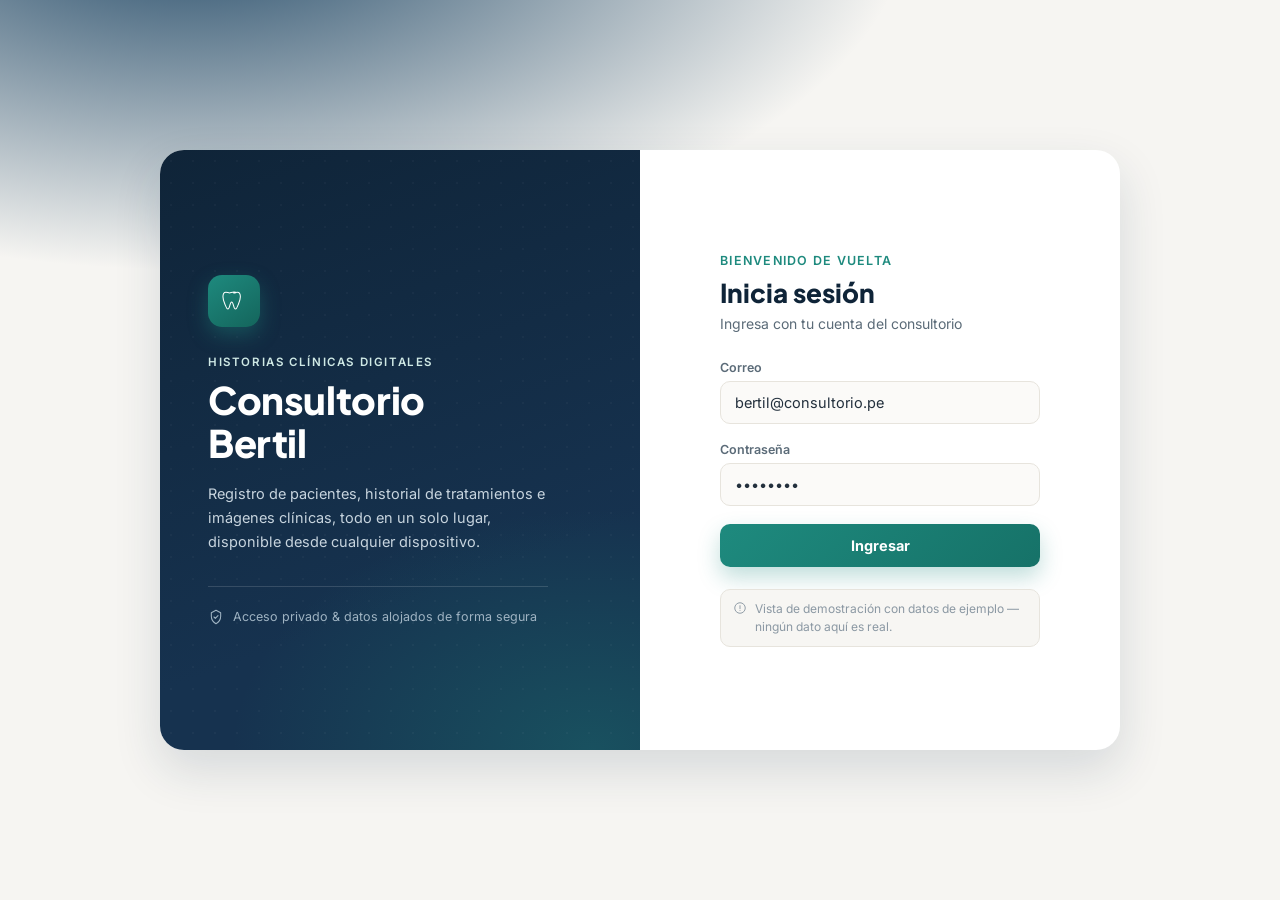
<file: Odontologo-HistoriasClinicas/demo/index.html>
<!DOCTYPE html>
<html lang="es">
<head>
<meta charset="UTF-8">
<meta name="viewport" content="width=device-width, initial-scale=1.0">
<title>Consultorio Bertil — Historias Clínicas</title>
<link rel="preconnect" href="https://fonts.googleapis.com">
<link rel="preconnect" href="https://fonts.gstatic.com" crossorigin>
<link href="https://fonts.googleapis.com/css2?family=Plus+Jakarta+Sans:wght@400;500;600;700;800&family=Inter:wght@400;500;600&display=swap" rel="stylesheet">
<link rel="stylesheet" href="css/style.css">
</head>
<body>

<!-- ===================== LOGIN ===================== -->
<div id="view-login" class="view view-login">
  <div class="login-shell">
    <div class="login-brand">
      <div class="login-brand-inner">
        <div class="brand-mark">
          <svg viewBox="0 0 40 40" fill="none" xmlns="http://www.w3.org/2000/svg">
            <path d="M20 6c-3.2 0-5 1.6-6.8 1.6-2 0-3.6-1.2-5.6-1.2C4.8 6.4 3 9.6 3 13.6c0 5.2 2.4 9.6 4 13.6 1 2.6 1.8 5.2 3.6 5.2 1.8 0 2.2-2.4 3-5.6.6-2.4 1.4-5.4 2.8-5.4 1.4 0 2.2 3 2.8 5.4.8 3.2 1.2 5.6 3 5.6 1.8 0 2.6-2.6 3.6-5.2 1.6-4 4-8.4 4-13.6 0-4-1.8-7.2-4.6-7.2-2 0-3.6 1.2-5.6 1.2C25 7.6 23.2 6 20 6z" stroke="white" stroke-width="1.6" stroke-linejoin="round"/>
          </svg>
        </div>
        <p class="brand-eyebrow">Historias clínicas digitales</p>
        <h1 class="brand-title">Consultorio<br>Bertil</h1>
        <p class="brand-copy">Registro de pacientes, historial de tratamientos e imágenes clínicas, todo en un solo lugar, disponible desde cualquier dispositivo.</p>
        <div class="brand-footnote">
          <svg width="16" height="16" viewBox="0 0 24 24" fill="none"><path d="M12 2l7 3.5v5.5c0 5-3 9-7 11-4-2-7-6-7-11V5.5L12 2z" stroke="currentColor" stroke-width="1.6" stroke-linejoin="round"/><path d="M9 12l2 2 4-4" stroke="currentColor" stroke-width="1.6" stroke-linecap="round" stroke-linejoin="round"/></svg>
          <span>Acceso privado &amp; datos alojados de forma segura</span>
        </div>
      </div>
    </div>
    <div class="login-form-side">
      <div class="login-form-wrap">
        <p class="login-kicker">Bienvenido de vuelta</p>
        <h2 class="login-title">Inicia sesión</h2>
        <p class="login-sub">Ingresa con tu cuenta del consultorio</p>

        <form id="login-form">
          <label class="field-label" for="email">Correo</label>
          <input class="field-input" type="email" id="email" value="bertil@consultorio.pe">

          <label class="field-label" for="pass">Contraseña</label>
          <input class="field-input" type="password" id="pass" value="••••••••">

          <button type="submit" class="btn-primary btn-block" id="login-btn">
            <span class="btn-label">Ingresar</span>
            <span class="btn-spinner" aria-hidden="true"></span>
          </button>
        </form>

        <div class="demo-note">
          <svg width="14" height="14" viewBox="0 0 24 24" fill="none"><circle cx="12" cy="12" r="9" stroke="currentColor" stroke-width="1.6"/><path d="M12 8v5" stroke="currentColor" stroke-width="1.6" stroke-linecap="round"/><circle cx="12" cy="16" r="0.9" fill="currentColor"/></svg>
          Vista de demostración con datos de ejemplo — ningún dato aquí es real.
        </div>
      </div>
    </div>
  </div>
</div>

<!-- ===================== APP ===================== -->
<div id="view-app" class="view view-app hidden">
  <aside class="sidebar">
    <div class="sidebar-brand">
      <div class="brand-mark small">
        <svg viewBox="0 0 40 40" fill="none" xmlns="http://www.w3.org/2000/svg">
          <path d="M20 6c-3.2 0-5 1.6-6.8 1.6-2 0-3.6-1.2-5.6-1.2C4.8 6.4 3 9.6 3 13.6c0 5.2 2.4 9.6 4 13.6 1 2.6 1.8 5.2 3.6 5.2 1.8 0 2.2-2.4 3-5.6.6-2.4 1.4-5.4 2.8-5.4 1.4 0 2.2 3 2.8 5.4.8 3.2 1.2 5.6 3 5.6 1.8 0 2.6-2.6 3.6-5.2 1.6-4 4-8.4 4-13.6 0-4-1.8-7.2-4.6-7.2-2 0-3.6 1.2-5.6 1.2C25 7.6 23.2 6 20 6z" stroke="white" stroke-width="1.8" stroke-linejoin="round"/>
        </svg>
      </div>
      <div>
        <p class="sidebar-brand-title">Consultorio Bertil</p>
        <p class="sidebar-brand-sub">Historias clínicas</p>
      </div>
    </div>

    <nav class="sidebar-nav">
      <button class="nav-item active" data-view="dashboard">
        <svg width="19" height="19" viewBox="0 0 24 24" fill="none"><rect x="3.5" y="3.5" width="7.5" height="7.5" rx="1.6" stroke="currentColor" stroke-width="1.7"/><rect x="13" y="3.5" width="7.5" height="7.5" rx="1.6" stroke="currentColor" stroke-width="1.7"/><rect x="3.5" y="13" width="7.5" height="7.5" rx="1.6" stroke="currentColor" stroke-width="1.7"/><rect x="13" y="13" width="7.5" height="7.5" rx="1.6" stroke="currentColor" stroke-width="1.7"/></svg>
        <span>Panel</span>
      </button>
      <button class="nav-item" data-view="patients">
        <svg width="19" height="19" viewBox="0 0 24 24" fill="none"><circle cx="9" cy="8" r="3.4" stroke="currentColor" stroke-width="1.7"/><path d="M3 20c0-3.6 2.8-6 6-6s6 2.4 6 6" stroke="currentColor" stroke-width="1.7" stroke-linecap="round"/><circle cx="17.5" cy="8.5" r="2.6" stroke="currentColor" stroke-width="1.7"/><path d="M15.5 14.4c2.7.2 4.6 2.3 4.6 5.6" stroke="currentColor" stroke-width="1.7" stroke-linecap="round"/></svg>
        <span>Pacientes</span>
      </button>
      <button class="nav-item" data-action="new-patient">
        <svg width="19" height="19" viewBox="0 0 24 24" fill="none"><path d="M12 5v14M5 12h14" stroke="currentColor" stroke-width="1.8" stroke-linecap="round"/></svg>
        <span>Nuevo paciente</span>
      </button>
      <button class="nav-item" data-view="settings">
        <svg width="19" height="19" viewBox="0 0 24 24" fill="none"><circle cx="12" cy="12" r="3" stroke="currentColor" stroke-width="1.7"/><path d="M19.4 13.5a1.7 1.7 0 000-3l1-1.7-1.7-1.7-1.7 1a1.7 1.7 0 00-3 0l-.2-2h-2.4l-.2 2a1.7 1.7 0 00-3 0l-1.7-1L5 8.8l1 1.7a1.7 1.7 0 000 3l-1 1.7 1.7 1.7 1.7-1a1.7 1.7 0 003 0l.2 2h2.4l.2-2a1.7 1.7 0 003 0l1.7 1 1.7-1.7-1-1.7z" stroke="currentColor" stroke-width="1.3" stroke-linejoin="round"/></svg>
        <span>Configuración</span>
      </button>
    </nav>

    <button class="sidebar-logout" id="logout-btn">
      <svg width="18" height="18" viewBox="0 0 24 24" fill="none"><path d="M9 21H5a2 2 0 01-2-2V5a2 2 0 012-2h4" stroke="currentColor" stroke-width="1.7" stroke-linecap="round" stroke-linejoin="round"/><path d="M16 17l5-5-5-5M21 12H9" stroke="currentColor" stroke-width="1.7" stroke-linecap="round" stroke-linejoin="round"/></svg>
      <span>Cerrar sesión</span>
    </button>
  </aside>

  <div class="main-col">
    <header class="topbar">
      <div class="topbar-search">
        <svg width="17" height="17" viewBox="0 0 24 24" fill="none"><circle cx="11" cy="11" r="7" stroke="currentColor" stroke-width="1.8"/><path d="M20 20l-3.5-3.5" stroke="currentColor" stroke-width="1.8" stroke-linecap="round"/></svg>
        <input type="text" id="global-search" placeholder="Buscar paciente por nombre o DNI…">
      </div>
      <div class="topbar-right">
        <div class="topbar-badge">
          <svg width="15" height="15" viewBox="0 0 24 24" fill="none"><path d="M12 2l7 3.5v5.5c0 5-3 9-7 11-4-2-7-6-7-11V5.5L12 2z" stroke="currentColor" stroke-width="1.6" stroke-linejoin="round"/></svg>
          Datos protegidos — Ley 29733
        </div>
        <div class="topbar-user">
          <div class="avatar">DB</div>
          <div class="topbar-user-meta">
            <p>Dr. Bertil</p>
            <span>Odontólogo · Titular</span>
          </div>
        </div>
      </div>
    </header>

    <main class="content" id="content-root"></main>
  </div>
</div>

<!-- ===================== TEMPLATES ===================== -->
<template id="tpl-dashboard"></template>

<script src="js/data.js"></script>
<script src="js/odontograma.js"></script>
<script src="js/app.js"></script>
</body>
</html>
</file>
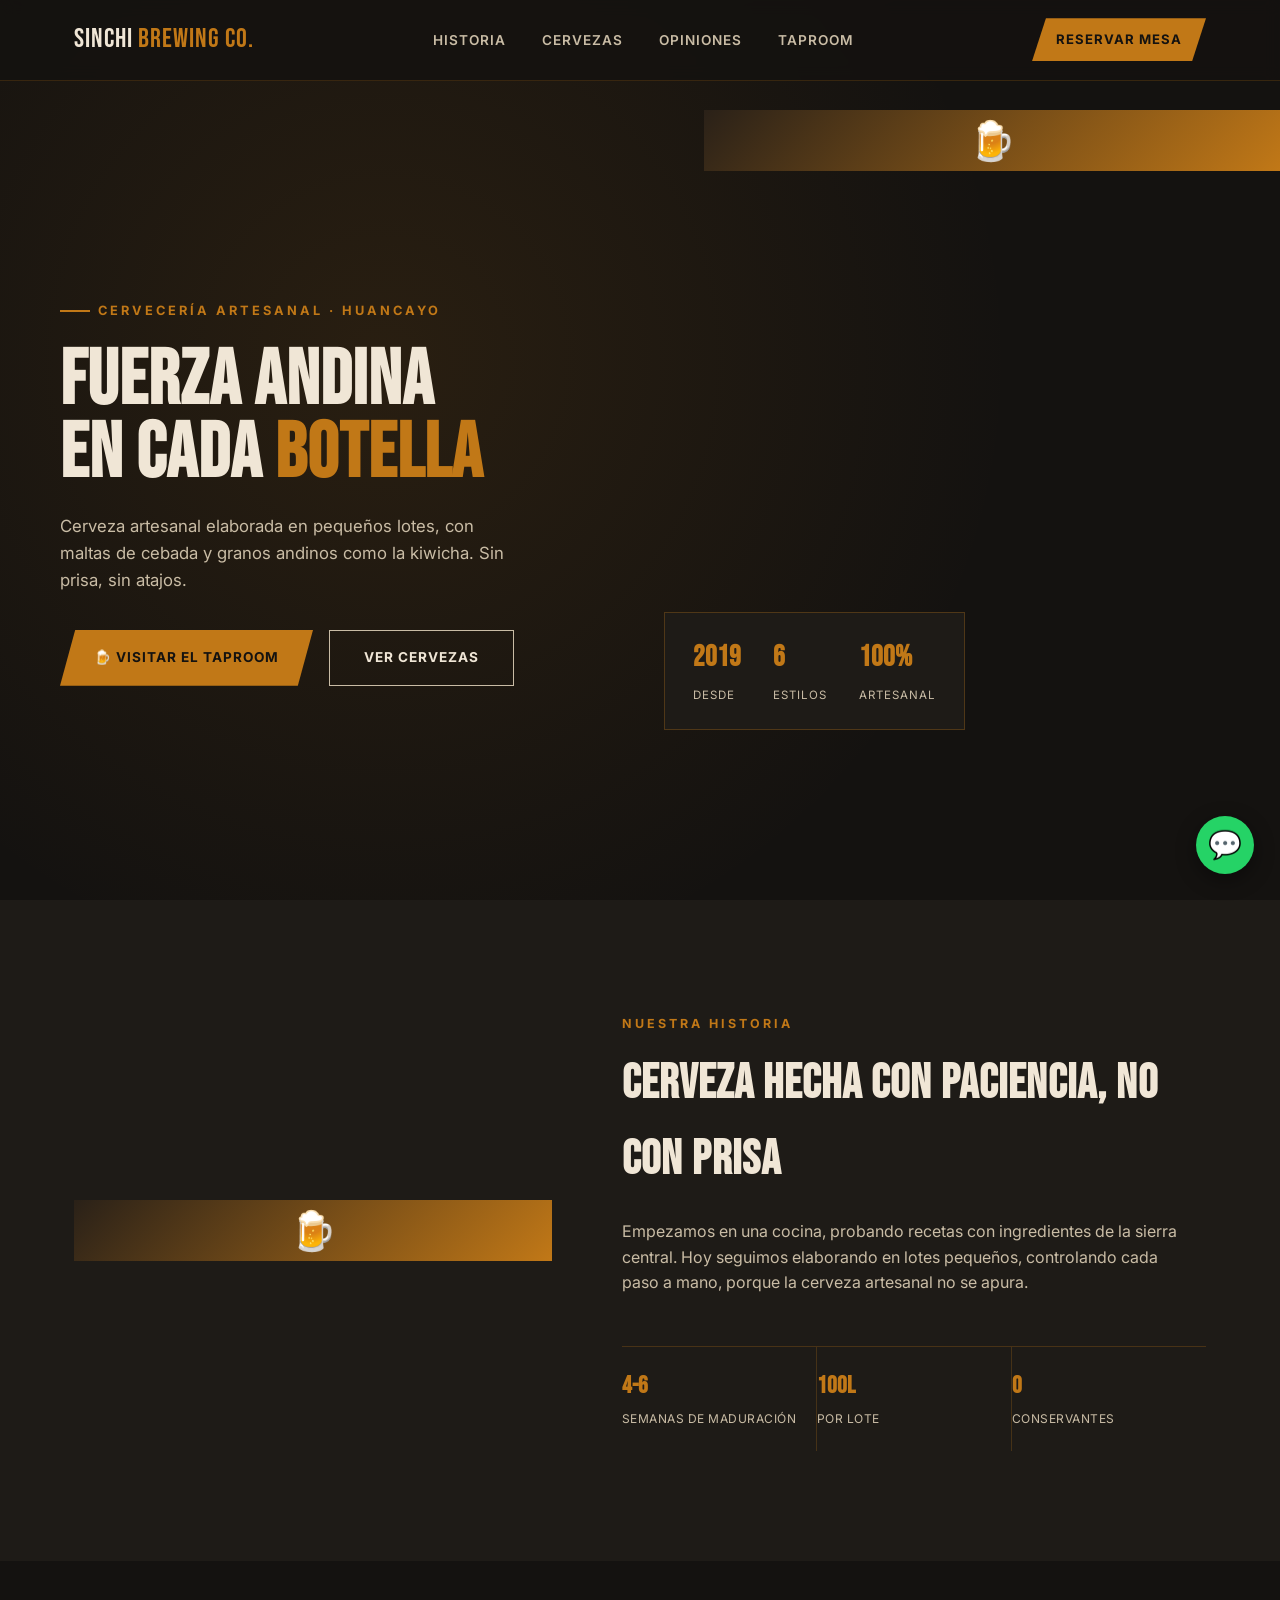
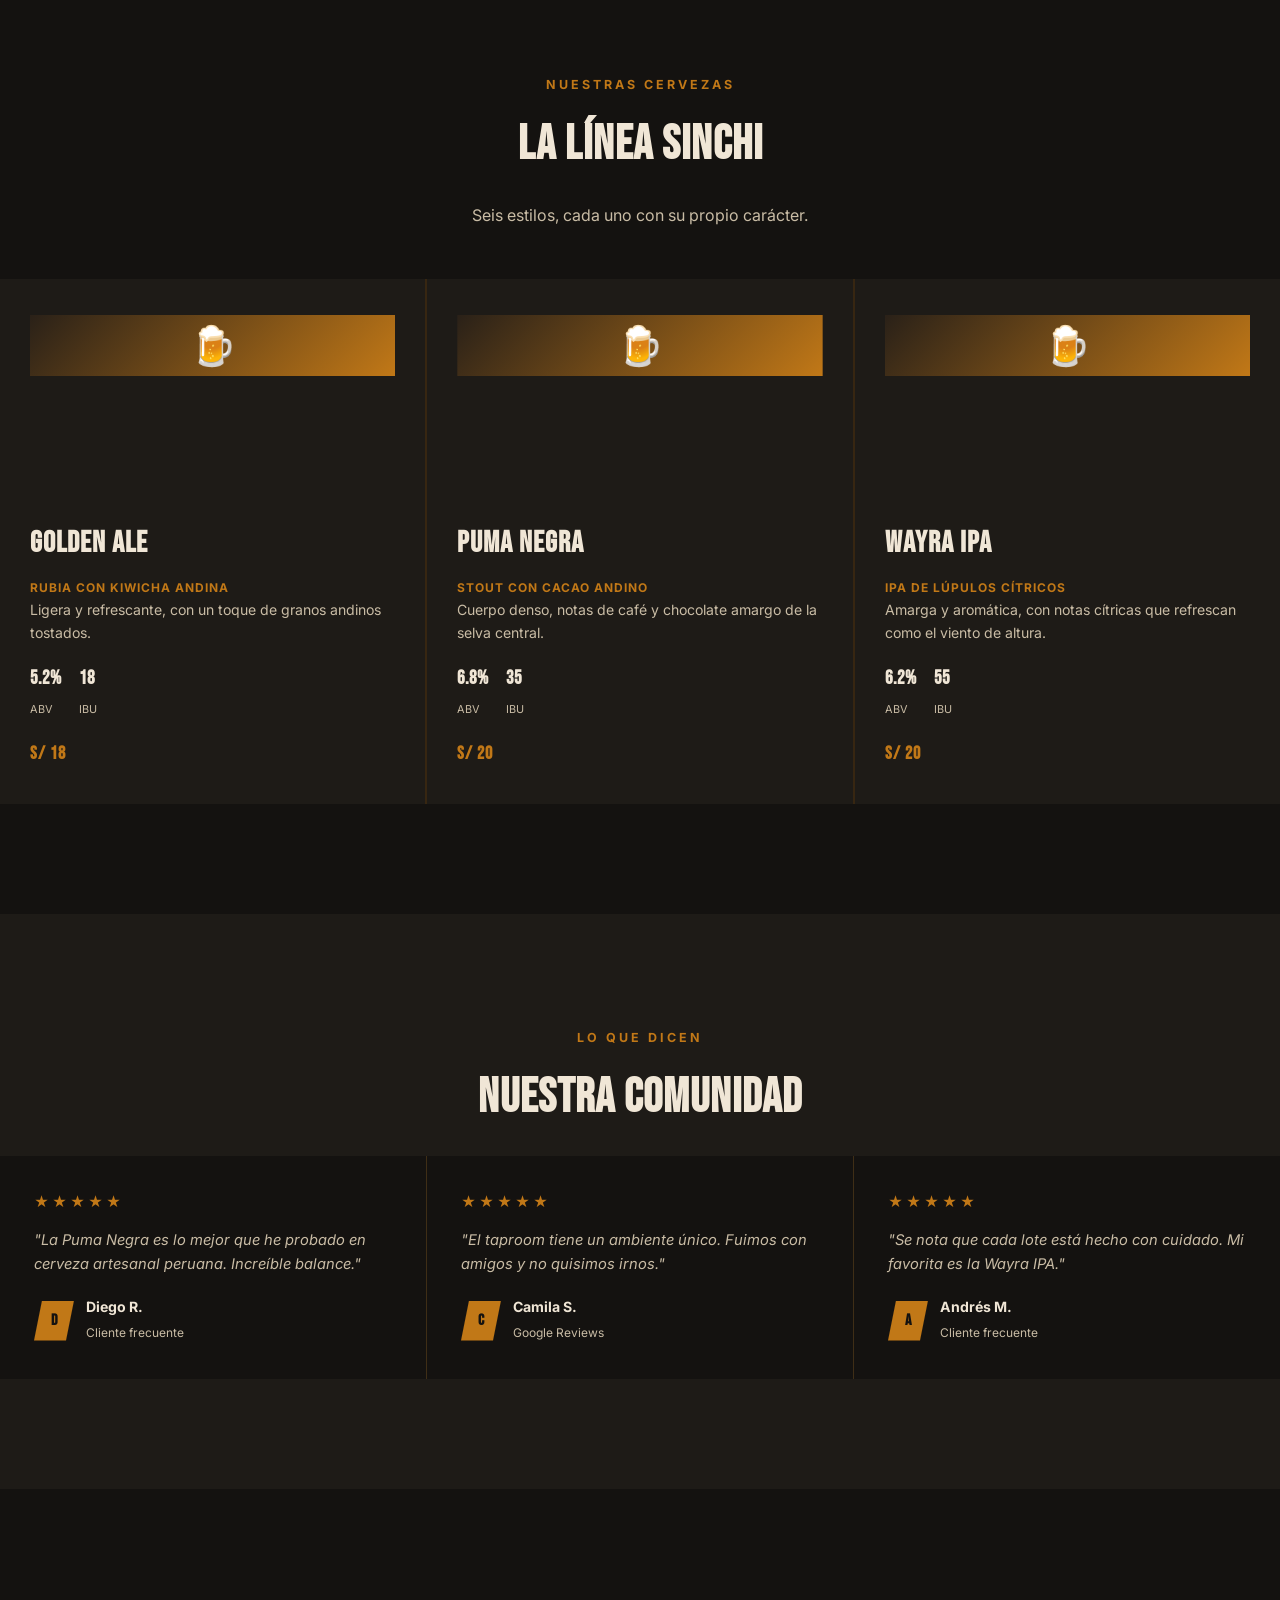
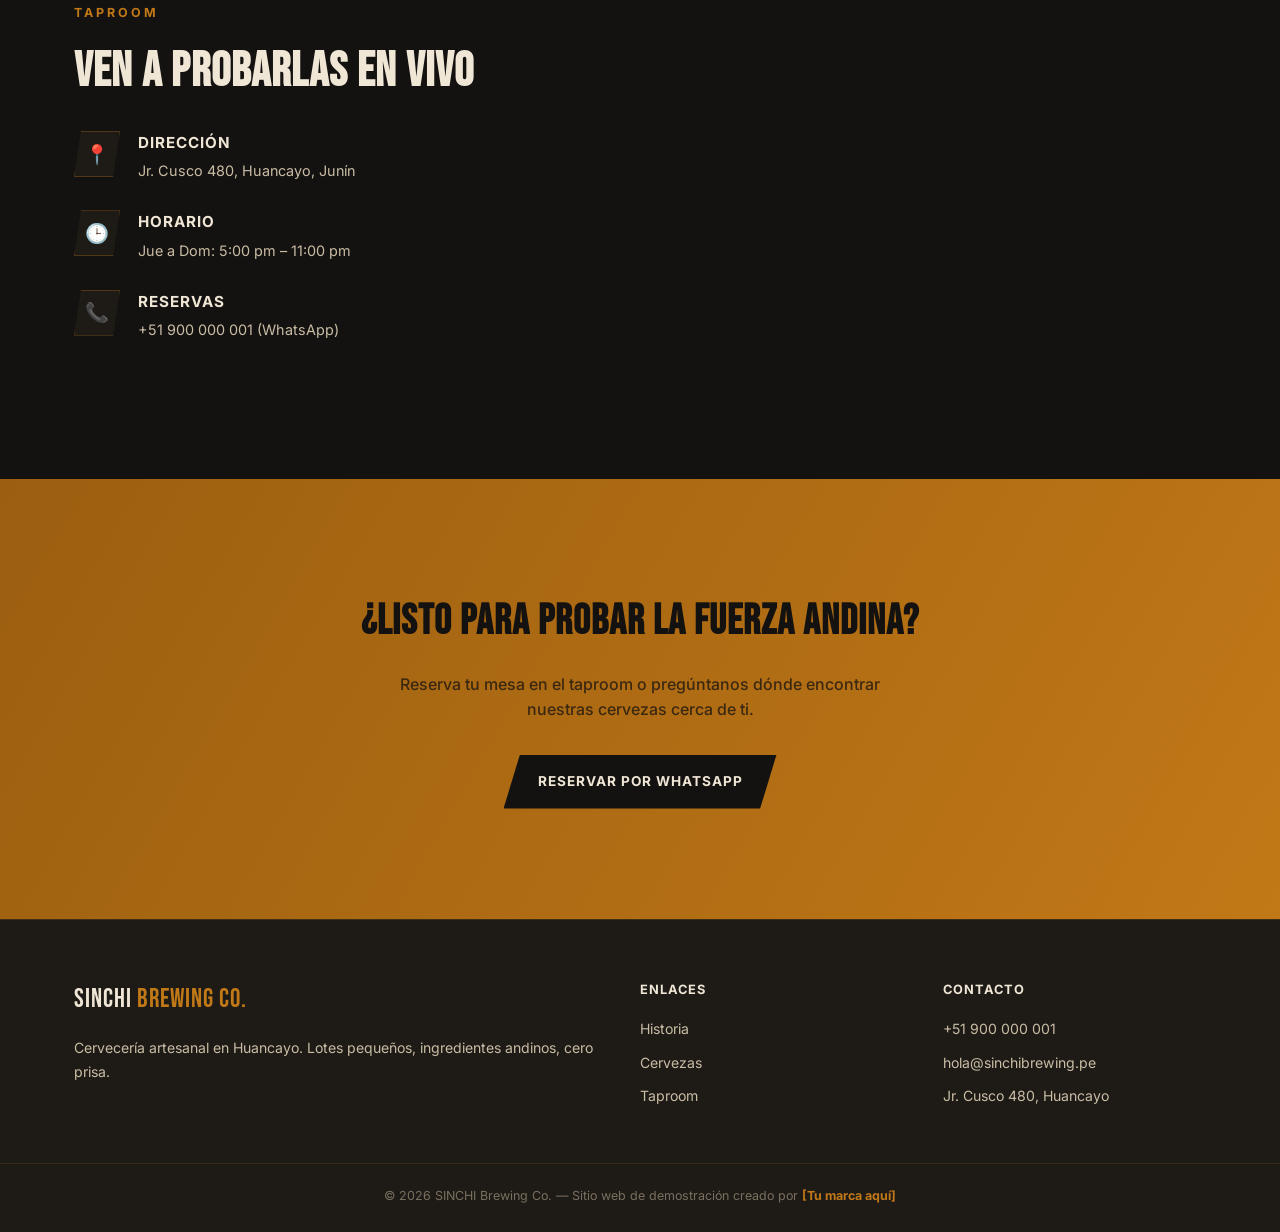
<file: cerveceria-sinchi/demo-cerveceria-sinchi.html>
<!DOCTYPE html>
<html lang="es">
<head>
<meta charset="UTF-8">
<meta name="viewport" content="width=device-width, initial-scale=1.0">
<title>SINCHI Brewing Co. | Cervecería Artesanal Andina</title>
<link rel="preconnect" href="https://fonts.googleapis.com">
<link href="https://fonts.googleapis.com/css2?family=Bebas+Neue&family=Inter:wght@300;400;500;600;700;800&display=swap" rel="stylesheet">
<script>
  // Respaldo: si una foto no carga, mostramos un fondo con ícono en vez del ícono de "imagen rota".
  function handleImgError(img){
    var div = document.createElement('div');
    div.className = img.className;
    div.style.cssText = img.style.cssText;
    div.style.background = 'linear-gradient(135deg, #2a2118, #c17817)';
    div.style.display = 'flex';
    div.style.alignItems = 'center';
    div.style.justifyContent = 'center';
    div.style.color = '#f0e6d6';
    div.style.fontSize = '2.4rem';
    div.textContent = '🍺';
    if (img.parentNode) img.parentNode.replaceChild(div, img);
  }
</script>
<style>
  :root{
    --negro:#141210;
    --carbon:#1e1b17;
    --carbon-light:#2a2521;
    --cobre:#c17817;
    --cobre-dark:#9c5f10;
    --crema:#f0e6d6;
    --crema-dim:#c9bca5;
    --verde-lupulo:#5c6b3f;
  }
  *{margin:0;padding:0;box-sizing:border-box;}
  html{scroll-behavior:smooth;}
  body{font-family:'Inter',sans-serif;color:var(--crema);background:var(--negro);line-height:1.6;}
  h1,h2,h3,.logo{font-family:'Bebas Neue',sans-serif;letter-spacing:1px;}
  a{text-decoration:none;color:inherit;}
  img{max-width:100%;display:block;}
  .container{max-width:1180px;margin:0 auto;padding:0 24px;}

  /* NAV */
  header{position:fixed;top:0;left:0;right:0;z-index:100;background:rgba(20,18,16,0.85);backdrop-filter:blur(8px);border-bottom:1px solid rgba(193,120,23,0.2);}
  nav{display:flex;align-items:center;justify-content:space-between;padding:18px 24px;max-width:1180px;margin:0 auto;}
  .logo{font-size:1.7rem;color:var(--crema);}
  .logo span{color:var(--cobre);}
  .nav-links{display:flex;gap:36px;list-style:none;}
  .nav-links a{color:var(--crema-dim);font-size:0.85rem;font-weight:600;letter-spacing:1px;text-transform:uppercase;position:relative;padding-bottom:4px;transition:color .2s;}
  .nav-links a::after{content:'';position:absolute;bottom:0;left:0;width:0;height:2px;background:var(--cobre);transition:width .25s;}
  .nav-links a:hover{color:var(--crema);}
  .nav-links a:hover::after{width:100%;}
  .nav-cta{background:var(--cobre);color:var(--negro);padding:11px 24px;font-weight:700;font-size:0.82rem;letter-spacing:1px;text-transform:uppercase;clip-path:polygon(8% 0,100% 0,92% 100%,0% 100%);transition:background .2s;}
  .nav-cta:hover{background:var(--crema);}
  .menu-toggle{display:none;flex-direction:column;gap:5px;cursor:pointer;background:none;border:none;}
  .menu-toggle span{width:26px;height:2px;background:var(--crema);}

  /* HERO */
  .hero{min-height:100vh;display:grid;grid-template-columns:1.1fr 0.9fr;align-items:center;position:relative;overflow:hidden;}
  .hero::before{content:'';position:absolute;inset:0;background:radial-gradient(circle at 30% 40%,rgba(193,120,23,0.12),transparent 60%);pointer-events:none;}
  .hero-content{padding:160px 24px 80px 60px;position:relative;z-index:2;}
  .hero-tag{display:inline-flex;align-items:center;gap:8px;color:var(--cobre);font-size:0.8rem;font-weight:700;letter-spacing:3px;text-transform:uppercase;margin-bottom:24px;}
  .hero-tag::before{content:'';width:30px;height:2px;background:var(--cobre);}
  .hero h1{font-size:4.8rem;line-height:0.95;margin-bottom:22px;}
  .hero h1 em{font-style:normal;color:var(--cobre);}
  .hero p{font-size:1.05rem;color:var(--crema-dim);margin-bottom:36px;max-width:460px;}
  .hero-buttons{display:flex;gap:16px;flex-wrap:wrap;}
  .btn-primary{background:var(--cobre);color:var(--negro);padding:16px 34px;font-weight:700;font-size:0.85rem;letter-spacing:1px;text-transform:uppercase;display:inline-flex;align-items:center;gap:10px;clip-path:polygon(6% 0,100% 0,94% 100%,0% 100%);transition:background .2s,transform .2s;}
  .btn-primary:hover{background:var(--crema);transform:translateY(-2px);}
  .btn-secondary{border:1.5px solid var(--crema-dim);color:var(--crema);padding:16px 34px;font-weight:700;font-size:0.85rem;letter-spacing:1px;text-transform:uppercase;transition:border-color .2s,color .2s;}
  .btn-secondary:hover{border-color:var(--cobre);color:var(--cobre);}
  .hero-visual{position:relative;height:100%;min-height:500px;}
  .hero-visual img{width:100%;height:100%;object-fit:cover;clip-path:polygon(15% 0,100% 0,100% 100%,0% 100%);}
  .hero-stats{position:absolute;bottom:60px;left:-40px;background:var(--carbon);border:1px solid rgba(193,120,23,0.3);padding:22px 28px;display:flex;gap:32px;z-index:3;}
  .hero-stat b{display:block;font-family:'Bebas Neue',sans-serif;font-size:1.8rem;color:var(--cobre);}
  .hero-stat span{font-size:0.72rem;color:var(--crema-dim);text-transform:uppercase;letter-spacing:1px;}

  /* SECTION GENERAL */
  section{padding:110px 0;}
  .section-tag{color:var(--cobre);font-weight:700;letter-spacing:3px;text-transform:uppercase;font-size:0.78rem;}
  .section-title{font-size:3rem;margin:10px 0 20px;}
  .section-desc{color:var(--crema-dim);max-width:560px;margin-bottom:50px;}
  .center{text-align:center;margin-left:auto;margin-right:auto;}

  /* ABOUT */
  .about{background:var(--carbon);}
  .about-grid{display:grid;grid-template-columns:0.9fr 1.1fr;gap:70px;align-items:center;}
  .about-img{position:relative;}
  .about-img img{clip-path:polygon(0 0,100% 8%,100% 100%,0 92%);height:460px;width:100%;object-fit:cover;}
  .ingredients{display:flex;gap:0;margin-top:36px;border-top:1px solid rgba(193,120,23,0.25);}
  .ingredient{flex:1;padding:20px 0;border-right:1px solid rgba(193,120,23,0.25);}
  .ingredient:last-child{border-right:none;}
  .ingredient b{display:block;font-family:'Bebas Neue',sans-serif;font-size:1.5rem;color:var(--cobre);}
  .ingredient span{font-size:0.75rem;color:var(--crema-dim);text-transform:uppercase;letter-spacing:0.5px;}

  /* BEERS */
  .beers{background:var(--negro);}
  .beer-grid{display:grid;grid-template-columns:repeat(3,1fr);gap:2px;background:rgba(193,120,23,0.2);}
  .beer-card{background:var(--carbon);padding:36px 30px;position:relative;transition:background .25s;}
  .beer-card:hover{background:var(--carbon-light);}
  .beer-img{height:180px;margin-bottom:24px;overflow:hidden;clip-path:polygon(0 0,100% 0,100% 88%,88% 100%,0 100%);}
  .beer-img img{width:100%;height:100%;object-fit:cover;}
  .beer-card h3{font-size:1.9rem;color:var(--crema);margin-bottom:6px;}
  .beer-style{color:var(--cobre);font-size:0.75rem;font-weight:700;letter-spacing:1px;text-transform:uppercase;margin-bottom:14px;}
  .beer-card p{font-size:0.88rem;color:var(--crema-dim);margin-bottom:20px;}
  .beer-specs{display:flex;gap:18px;margin-bottom:18px;}
  .spec b{display:block;font-family:'Bebas Neue',sans-serif;font-size:1.2rem;color:var(--crema);}
  .spec span{font-size:0.68rem;color:var(--crema-dim);text-transform:uppercase;}
  .beer-price{color:var(--cobre);font-weight:700;font-size:1.15rem;font-family:'Bebas Neue',sans-serif;letter-spacing:1px;}

  /* TESTIMONIALS */
  .testimonials{background:var(--carbon);}
  .test-grid{display:grid;grid-template-columns:repeat(3,1fr);gap:1px;background:rgba(193,120,23,0.2);}
  .test-card{background:var(--negro);padding:34px;}
  .stars{color:var(--cobre);margin-bottom:16px;letter-spacing:3px;font-size:0.9rem;}
  .test-card p{font-size:0.92rem;color:var(--crema-dim);margin-bottom:20px;font-style:italic;}
  .test-author{display:flex;align-items:center;gap:12px;}
  .avatar{width:40px;height:40px;background:var(--cobre);color:var(--negro);display:flex;align-items:center;justify-content:center;font-weight:800;font-family:'Bebas Neue',sans-serif;clip-path:polygon(20% 0,100% 0,80% 100%,0% 100%);}
  .test-author b{display:block;font-size:0.88rem;color:var(--crema);}
  .test-author span{font-size:0.75rem;color:var(--crema-dim);}

  /* VISIT */
  .visit{background:var(--negro);}
  .visit-grid{display:grid;grid-template-columns:1fr 1fr;gap:50px;}
  .info-row{display:flex;gap:18px;margin-bottom:28px;align-items:flex-start;}
  .info-icon{width:46px;height:46px;background:var(--carbon);border:1px solid rgba(193,120,23,0.3);display:flex;align-items:center;justify-content:center;flex-shrink:0;color:var(--cobre);font-size:1.2rem;clip-path:polygon(15% 0,100% 0,85% 100%,0% 100%);}
  .info-row h4{font-size:0.95rem;margin-bottom:4px;text-transform:uppercase;letter-spacing:1px;color:var(--crema);}
  .info-row p{font-size:0.9rem;color:var(--crema-dim);}
  .map-box{overflow:hidden;height:100%;min-height:320px;clip-path:polygon(0 0,100% 5%,100% 100%,0 95%);}
  .map-box iframe{width:100%;height:100%;min-height:320px;border:0;filter:grayscale(0.3) contrast(1.1);}

  /* CTA */
  .cta{background:linear-gradient(120deg,var(--cobre-dark),var(--cobre));color:var(--negro);text-align:center;}
  .cta h2{font-size:2.6rem;margin-bottom:16px;}
  .cta p{max-width:520px;margin:0 auto 32px;color:rgba(20,18,16,0.75);font-weight:500;}
  .cta .btn-primary{background:var(--negro);color:var(--crema);}
  .cta .btn-primary:hover{background:var(--carbon);}

  /* FOOTER */
  footer{background:var(--carbon);color:var(--crema-dim);padding:60px 0 26px;border-top:1px solid rgba(193,120,23,0.2);}
  .footer-grid{display:grid;grid-template-columns:2fr 1fr 1fr;gap:40px;margin-bottom:44px;}
  footer .logo{margin-bottom:16px;display:block;}
  footer p{font-size:0.88rem;line-height:1.7;}
  footer h4{color:var(--crema);margin-bottom:18px;font-size:0.8rem;text-transform:uppercase;letter-spacing:1px;}
  footer ul{list-style:none;}
  footer ul li{margin-bottom:11px;font-size:0.88rem;}
  .footer-bottom{border-top:1px solid rgba(193,120,23,0.15);padding-top:22px;text-align:center;font-size:0.78rem;color:#7a6f5f;}
  .footer-bottom strong{color:var(--cobre);}

  /* WHATSAPP FLOAT */
  .wa-float{position:fixed;bottom:26px;right:26px;background:#25D366;color:#fff;width:58px;height:58px;border-radius:50%;display:flex;align-items:center;justify-content:center;font-size:1.7rem;box-shadow:0 6px 20px rgba(0,0,0,0.4);z-index:99;transition:transform .2s;}
  .wa-float:hover{transform:scale(1.08);}

  @media (max-width:960px){
    .nav-links,.nav-cta{display:none;}
    .menu-toggle{display:flex;}
    .hero{grid-template-columns:1fr;}
    .hero-visual{display:none;}
    .hero-content{padding:130px 24px 60px;}
    .hero h1{font-size:2.8rem;}
    .about-grid,.visit-grid{grid-template-columns:1fr;}
    .beer-grid,.test-grid{grid-template-columns:1fr;}
    .footer-grid{grid-template-columns:1fr;gap:26px;}
    section{padding:70px 0;}
    .hero-stats{position:static;margin-top:30px;}
  }
</style>
</head>
<body>

<header>
  <nav>
    <a href="#" class="logo">SINCHI <span>Brewing Co.</span></a>
    <ul class="nav-links">
      <li><a href="#historia">Historia</a></li>
      <li><a href="#cervezas">Cervezas</a></li>
      <li><a href="#opiniones">Opiniones</a></li>
      <li><a href="#visitanos">Taproom</a></li>
    </ul>
    <a href="https://wa.me/51900000001?text=Hola!%20Quiero%20visitar%20el%20taproom" class="nav-cta">Reservar mesa</a>
    <button class="menu-toggle" aria-label="Menú"><span></span><span></span><span></span></button>
  </nav>
</header>

<section class="hero">
  <div class="hero-content">
    <span class="hero-tag">Cervecería artesanal · Huancayo</span>
    <h1>Fuerza andina<br>en cada <em>botella</em></h1>
    <p>Cerveza artesanal elaborada en pequeños lotes, con maltas de cebada y granos andinos como la kiwicha. Sin prisa, sin atajos.</p>
    <div class="hero-buttons">
      <a href="https://wa.me/51900000001?text=Hola!%20Quiero%20visitar%20el%20taproom" class="btn-primary">🍺 Visitar el taproom</a>
      <a href="#cervezas" class="btn-secondary">Ver cervezas</a>
    </div>
  </div>
  <div class="hero-visual">
    <img src="https://images.unsplash.com/photo-1436076863939-06870fe779c2?q=80&w=1200&auto=format&fit=crop" alt="Cerveza artesanal SINCHI" onerror="handleImgError(this)">
    <div class="hero-stats">
      <div class="hero-stat"><b>2019</b><span>Desde</span></div>
      <div class="hero-stat"><b>6</b><span>Estilos</span></div>
      <div class="hero-stat"><b>100%</b><span>Artesanal</span></div>
    </div>
  </div>
</section>

<section class="about" id="historia">
  <div class="container about-grid">
    <div class="about-img">
      <img src="https://images.unsplash.com/photo-1584225064785-c62a8b43d148?q=80&w=800&auto=format&fit=crop" alt="Proceso de elaboración" onerror="handleImgError(this)">
    </div>
    <div>
      <span class="section-tag">Nuestra historia</span>
      <h2 class="section-title">Cerveza hecha con paciencia, no con prisa</h2>
      <p class="section-desc">Empezamos en una cocina, probando recetas con ingredientes de la sierra central. Hoy seguimos elaborando en lotes pequeños, controlando cada paso a mano, porque la cerveza artesanal no se apura.</p>
      <div class="ingredients">
        <div class="ingredient"><b>4-6</b><span>Semanas de maduración</span></div>
        <div class="ingredient"><b>100L</b><span>Por lote</span></div>
        <div class="ingredient"><b>0</b><span>Conservantes</span></div>
      </div>
    </div>
  </div>
</section>

<section class="beers" id="cervezas">
  <div class="container">
    <div class="center" style="max-width:600px;">
      <span class="section-tag">Nuestras cervezas</span>
      <h2 class="section-title">La línea SINCHI</h2>
      <p class="section-desc center">Seis estilos, cada uno con su propio carácter.</p>
    </div>
  </div>
  <div class="beer-grid">
    <div class="beer-card">
      <div class="beer-img"><img src="https://images.unsplash.com/photo-1571613316887-6f8d5cbf7ef7?q=80&w=500&auto=format&fit=crop" alt="Sinchi Golden Ale" onerror="handleImgError(this)"></div>
      <h3>Golden Ale</h3>
      <span class="beer-style">Rubia con kiwicha andina</span>
      <p>Ligera y refrescante, con un toque de granos andinos tostados.</p>
      <div class="beer-specs">
        <div class="spec"><b>5.2%</b><span>ABV</span></div>
        <div class="spec"><b>18</b><span>IBU</span></div>
      </div>
      <span class="beer-price">S/ 18</span>
    </div>
    <div class="beer-card">
      <div class="beer-img"><img src="https://images.unsplash.com/photo-1518176258769-f227c798150e?q=80&w=500&auto=format&fit=crop" alt="Puma Negra Stout" onerror="handleImgError(this)"></div>
      <h3>Puma Negra</h3>
      <span class="beer-style">Stout con cacao andino</span>
      <p>Cuerpo denso, notas de café y chocolate amargo de la selva central.</p>
      <div class="beer-specs">
        <div class="spec"><b>6.8%</b><span>ABV</span></div>
        <div class="spec"><b>35</b><span>IBU</span></div>
      </div>
      <span class="beer-price">S/ 20</span>
    </div>
    <div class="beer-card">
      <div class="beer-img"><img src="https://images.unsplash.com/photo-1568644396922-5c3bfae12211?q=80&w=500&auto=format&fit=crop" alt="Wayra IPA" onerror="handleImgError(this)"></div>
      <h3>Wayra IPA</h3>
      <span class="beer-style">IPA de lúpulos cítricos</span>
      <p>Amarga y aromática, con notas cítricas que refrescan como el viento de altura.</p>
      <div class="beer-specs">
        <div class="spec"><b>6.2%</b><span>ABV</span></div>
        <div class="spec"><b>55</b><span>IBU</span></div>
      </div>
      <span class="beer-price">S/ 20</span>
    </div>
  </div>
</section>

<section class="testimonials" id="opiniones">
  <div class="container">
    <div class="center" style="max-width:600px;">
      <span class="section-tag">Lo que dicen</span>
      <h2 class="section-title">Nuestra comunidad</h2>
    </div>
  </div>
  <div class="test-grid">
    <div class="test-card">
      <div class="stars">★★★★★</div>
      <p>"La Puma Negra es lo mejor que he probado en cerveza artesanal peruana. Increíble balance."</p>
      <div class="test-author">
        <div class="avatar">D</div>
        <div><b>Diego R.</b><span>Cliente frecuente</span></div>
      </div>
    </div>
    <div class="test-card">
      <div class="stars">★★★★★</div>
      <p>"El taproom tiene un ambiente único. Fuimos con amigos y no quisimos irnos."</p>
      <div class="test-author">
        <div class="avatar">C</div>
        <div><b>Camila S.</b><span>Google Reviews</span></div>
      </div>
    </div>
    <div class="test-card">
      <div class="stars">★★★★★</div>
      <p>"Se nota que cada lote está hecho con cuidado. Mi favorita es la Wayra IPA."</p>
      <div class="test-author">
        <div class="avatar">A</div>
        <div><b>Andrés M.</b><span>Cliente frecuente</span></div>
      </div>
    </div>
  </div>
</section>

<section class="visit" id="visitanos">
  <div class="container visit-grid">
    <div>
      <span class="section-tag">Taproom</span>
      <h2 class="section-title">Ven a probarlas en vivo</h2>
      <div class="info-row">
        <div class="info-icon">📍</div>
        <div><h4>Dirección</h4><p>Jr. Cusco 480, Huancayo, Junín</p></div>
      </div>
      <div class="info-row">
        <div class="info-icon">🕒</div>
        <div><h4>Horario</h4><p>Jue a Dom: 5:00 pm – 11:00 pm</p></div>
      </div>
      <div class="info-row">
        <div class="info-icon">📞</div>
        <div><h4>Reservas</h4><p>+51 900 000 001 (WhatsApp)</p></div>
      </div>
    </div>
    <div class="map-box">
      <iframe src="https://www.google.com/maps?q=Huancayo,Peru&output=embed" allowfullscreen="" loading="lazy"></iframe>
    </div>
  </div>
</section>

<section class="cta">
  <div class="container">
    <h2>¿Listo para probar la fuerza andina?</h2>
    <p>Reserva tu mesa en el taproom o pregúntanos dónde encontrar nuestras cervezas cerca de ti.</p>
    <a href="https://wa.me/51900000001?text=Hola!%20Quiero%20visitar%20el%20taproom" class="btn-primary">Reservar por WhatsApp</a>
  </div>
</section>

<footer>
  <div class="container footer-grid">
    <div>
      <a href="#" class="logo" style="font-size:1.6rem;">SINCHI <span>Brewing Co.</span></a>
      <p>Cervecería artesanal en Huancayo. Lotes pequeños, ingredientes andinos, cero prisa.</p>
    </div>
    <div>
      <h4>Enlaces</h4>
      <ul>
        <li><a href="#historia">Historia</a></li>
        <li><a href="#cervezas">Cervezas</a></li>
        <li><a href="#visitanos">Taproom</a></li>
      </ul>
    </div>
    <div>
      <h4>Contacto</h4>
      <ul>
        <li>+51 900 000 001</li>
        <li>hola@sinchibrewing.pe</li>
        <li>Jr. Cusco 480, Huancayo</li>
      </ul>
    </div>
  </div>
  <div class="footer-bottom">
    © 2026 SINCHI Brewing Co. — Sitio web de demostración creado por <strong>[Tu marca aquí]</strong>
  </div>
</footer>

<a href="https://wa.me/51900000001?text=Hola!%20Quiero%20visitar%20el%20taproom" class="wa-float" aria-label="WhatsApp">💬</a>

<script>
  const toggle = document.querySelector('.menu-toggle');
  const navLinks = document.querySelector('.nav-links');
  const navCta = document.querySelector('.nav-cta');
  toggle.addEventListener('click', () => {
    const isOpen = navLinks.style.display === 'flex';
    navLinks.style.display = isOpen ? 'none' : 'flex';
    navLinks.style.flexDirection = 'column';
    navLinks.style.position = 'absolute';
    navLinks.style.top = '68px';
    navLinks.style.left = '0';
    navLinks.style.right = '0';
    navLinks.style.background = '#1e1b17';
    navLinks.style.padding = '20px 24px';
    navLinks.style.gap = '20px';
    navCta.style.display = isOpen ? 'none' : 'inline-flex';
  });
</script>

</body>
</html>
</file>
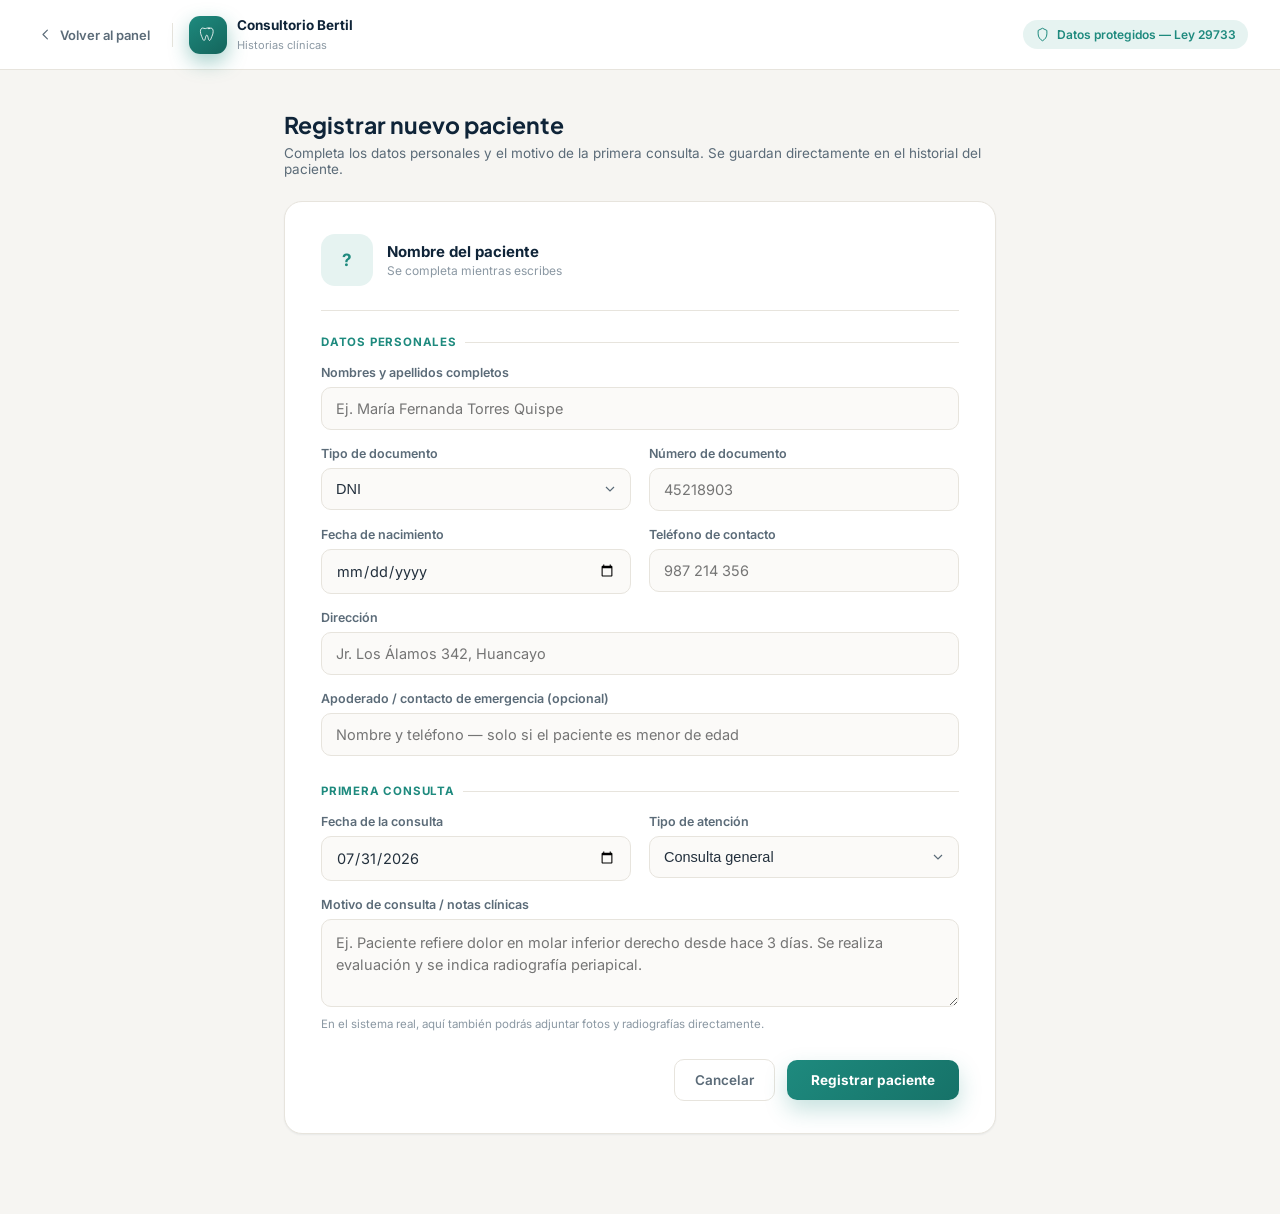
<file: Odontologo-HistoriasClinicas/demo/nuevo-paciente.html>
<!DOCTYPE html>
<html lang="es">
<head>
<meta charset="UTF-8">
<meta name="viewport" content="width=device-width, initial-scale=1.0">
<title>Nuevo paciente — Consultorio Bertil</title>
<link rel="preconnect" href="https://fonts.googleapis.com">
<link rel="preconnect" href="https://fonts.gstatic.com" crossorigin>
<link href="https://fonts.googleapis.com/css2?family=Plus+Jakarta+Sans:wght@400;500;600;700;800&family=Inter:wght@400;500;600&display=swap" rel="stylesheet">
<link rel="stylesheet" href="css/style.css">
</head>
<body>

<div class="form-page">
  <header class="form-topbar">
    <div class="form-topbar-left">
      <button class="back-link" id="back-link" style="margin:0;">
        <svg width="15" height="15" viewBox="0 0 24 24" fill="none"><path d="M15 5l-7 7 7 7" stroke="currentColor" stroke-width="1.9" stroke-linecap="round" stroke-linejoin="round"/></svg>
        Volver al panel
      </button>
      <div class="divider-v"></div>
      <div class="form-topbar-brand">
        <div class="brand-mark small">
          <svg viewBox="0 0 40 40" fill="none" xmlns="http://www.w3.org/2000/svg"><path d="M20 6c-3.2 0-5 1.6-6.8 1.6-2 0-3.6-1.2-5.6-1.2C4.8 6.4 3 9.6 3 13.6c0 5.2 2.4 9.6 4 13.6 1 2.6 1.8 5.2 3.6 5.2 1.8 0 2.2-2.4 3-5.6.6-2.4 1.4-5.4 2.8-5.4 1.4 0 2.2 3 2.8 5.4.8 3.2 1.2 5.6 3 5.6 1.8 0 2.6-2.6 3.6-5.2 1.6-4 4-8.4 4-13.6 0-4-1.8-7.2-4.6-7.2-2 0-3.6 1.2-5.6 1.2C25 7.6 23.2 6 20 6z" stroke="white" stroke-width="1.8" stroke-linejoin="round"/></svg>
        </div>
        <div><p>Consultorio Bertil</p><span>Historias clínicas</span></div>
      </div>
    </div>
    <div class="topbar-badge">
      <svg width="15" height="15" viewBox="0 0 24 24" fill="none"><path d="M12 2l7 3.5v5.5c0 5-3 9-7 11-4-2-7-6-7-11V5.5L12 2z" stroke="currentColor" stroke-width="1.6" stroke-linejoin="round"/></svg>
      Datos protegidos — Ley 29733
    </div>
  </header>

  <div class="form-shell">
    <div class="form-header">
      <h1>Registrar nuevo paciente</h1>
      <p>Completa los datos personales y el motivo de la primera consulta. Se guardan directamente en el historial del paciente.</p>
    </div>

    <!-- ============ FORM ============ -->
    <div class="panel form-card" id="form-panel">
      <div class="form-patient-preview">
        <div class="form-preview-avatar" id="preview-avatar">?</div>
        <div>
          <p class="form-preview-name" id="preview-name">Nombre del paciente</p>
          <p class="form-preview-sub" id="preview-sub">Se completa mientras escribes</p>
        </div>
      </div>

      <form id="patient-form">
        <div class="form-section">
          <p class="form-section-title">Datos personales</p>
          <div class="form-grid-2">
            <div class="form-field full">
              <label class="field-label" for="f-nombre">Nombres y apellidos completos</label>
              <input class="field-input" id="f-nombre" type="text" placeholder="Ej. María Fernanda Torres Quispe" required>
            </div>

            <div class="form-field">
              <label class="field-label" for="f-doc-tipo">Tipo de documento</label>
              <select class="field-input" id="f-doc-tipo">
                <option>DNI</option>
                <option>Carné de extranjería</option>
                <option>Documento de menor de edad</option>
              </select>
            </div>
            <div class="form-field">
              <label class="field-label" for="f-doc-num">Número de documento</label>
              <input class="field-input" id="f-doc-num" type="text" placeholder="45218903" required>
            </div>

            <div class="form-field">
              <label class="field-label" for="f-nacimiento">Fecha de nacimiento</label>
              <input class="field-input" id="f-nacimiento" type="date" required>
            </div>
            <div class="form-field">
              <label class="field-label" for="f-telefono">Teléfono de contacto</label>
              <input class="field-input" id="f-telefono" type="tel" placeholder="987 214 356" required>
            </div>

            <div class="form-field full">
              <label class="field-label" for="f-direccion">Dirección</label>
              <input class="field-input" id="f-direccion" type="text" placeholder="Jr. Los Álamos 342, Huancayo">
            </div>

            <div class="form-field full">
              <label class="field-label" for="f-apoderado">Apoderado / contacto de emergencia (opcional)</label>
              <input class="field-input" id="f-apoderado" type="text" placeholder="Nombre y teléfono — solo si el paciente es menor de edad">
            </div>
          </div>
        </div>

        <div class="form-section">
          <p class="form-section-title">Primera consulta</p>
          <div class="form-grid-2">
            <div class="form-field">
              <label class="field-label" for="f-fecha-consulta">Fecha de la consulta</label>
              <input class="field-input" id="f-fecha-consulta" type="date" required>
            </div>
            <div class="form-field">
              <label class="field-label" for="f-tipo-consulta">Tipo de atención</label>
              <select class="field-input" id="f-tipo-consulta">
                <option>Consulta general</option>
                <option>Limpieza dental</option>
                <option>Extracción</option>
                <option>Endodoncia</option>
                <option>Resina</option>
                <option>Control de ortodoncia</option>
                <option>Odontopediatría</option>
                <option>Otro</option>
              </select>
            </div>
            <div class="form-field full">
              <label class="field-label" for="f-motivo">Motivo de consulta / notas clínicas</label>
              <textarea class="field-input" id="f-motivo" placeholder="Ej. Paciente refiere dolor en molar inferior derecho desde hace 3 días. Se realiza evaluación y se indica radiografía periapical."></textarea>
              <p class="field-hint">En el sistema real, aquí también podrás adjuntar fotos y radiografías directamente.</p>
            </div>
          </div>
        </div>

        <div class="form-actions">
          <button type="button" class="btn-cancel" id="cancel-btn">Cancelar</button>
          <button type="submit" class="btn-submit" id="submit-btn">
            <span class="btn-label">Registrar paciente</span>
            <span class="btn-spinner" aria-hidden="true"></span>
          </button>
        </div>
      </form>
    </div>

  </div>
</div>

<script src="js/form.js"></script>
</body>
</html>
</file>
<file: css/style.css>
:root{
  --bg:#08080c;
  --bg-alt:#101014;
  --card:rgba(255,255,255,0.035);
  --card-border:rgba(255,255,255,0.09);
  --texto:#f3f2f8;
  --gris:#96939f;
  --gris-dim:#5f5c68;
  --v1:#7c5cff;
  --v2:#22d3ee;
  --gradiente:linear-gradient(120deg,var(--v1),var(--v2));
}
*{margin:0;padding:0;box-sizing:border-box;}
html{scroll-behavior:smooth;}
body{font-family:'Inter',sans-serif;color:var(--texto);background:var(--bg);line-height:1.65;overflow-x:hidden;cursor:default;}
h1,h2,h3{font-family:'Space Grotesk',sans-serif;letter-spacing:-0.5px;}
a{text-decoration:none;color:inherit;}
.container{max-width:1180px;margin:0 auto;padding:0 24px;}
.grad-text{background:var(--gradiente);-webkit-background-clip:text;background-clip:text;color:transparent;}

/* Cursor glow que sigue el mouse */
.cursor-glow{position:fixed;top:0;left:0;width:500px;height:500px;border-radius:50%;
  background:radial-gradient(circle,rgba(124,92,255,0.13),transparent 70%);
  pointer-events:none;z-index:1;transform:translate(-50%,-50%);
  transition:opacity .3s;will-change:transform;}

/* Reveal */
.reveal{opacity:0;transform:translateY(36px);transition:opacity .8s cubic-bezier(.16,1,.3,1),transform .8s cubic-bezier(.16,1,.3,1);}
.reveal.is-visible{opacity:1;transform:translateY(0);}

/* NAV */
header{position:fixed;top:0;left:0;right:0;z-index:100;padding:22px 0;transition:background .3s,padding .3s,border-color .3s;border-bottom:1px solid transparent;}
header.scrolled{background:rgba(8,8,12,0.75);backdrop-filter:blur(14px);padding:14px 0;border-bottom:1px solid rgba(255,255,255,0.08);}
nav{display:flex;align-items:center;justify-content:space-between;max-width:1180px;margin:0 auto;padding:0 24px;position:relative;z-index:3;}
.logo{font-family:'Space Grotesk',sans-serif;font-weight:700;font-size:1.25rem;}
.nav-cta{position:relative;display:inline-flex;align-items:center;gap:8px;background:var(--gradiente);color:#08080c;padding:11px 24px;border-radius:100px;font-weight:700;font-size:0.88rem;transition:transform .2s,box-shadow .2s;}
.nav-cta:hover{transform:translateY(-2px);box-shadow:0 10px 26px rgba(124,92,255,0.35);}

/* HERO */
.hero{min-height:100vh;display:flex;flex-direction:column;align-items:center;justify-content:center;position:relative;text-align:center;padding:120px 24px 60px;}
.blob{position:absolute;border-radius:50%;filter:blur(90px);z-index:0;opacity:0.35;animation:drift 12s ease-in-out infinite;}
.blob-a{width:480px;height:480px;background:var(--v1);top:5%;left:-8%;}
.blob-b{width:400px;height:400px;background:var(--v2);bottom:0%;right:-6%;animation-delay:-6s;}
@keyframes drift{0%,100%{transform:translate(0,0) scale(1);}50%{transform:translate(30px,-30px) scale(1.08);}}
.grid-overlay{position:absolute;inset:0;background-image:linear-gradient(rgba(255,255,255,0.025) 1px,transparent 1px),linear-gradient(90deg,rgba(255,255,255,0.025) 1px,transparent 1px);background-size:44px 44px;z-index:0;mask-image:radial-gradient(circle at 50% 30%,black,transparent 75%);}
.hero-inner{position:relative;z-index:2;max-width:820px;}
.eyebrow{display:inline-flex;align-items:center;gap:9px;background:var(--card);border:1px solid var(--card-border);padding:8px 18px;border-radius:100px;font-size:0.82rem;font-weight:600;color:var(--gris);margin-bottom:30px;}
.eyebrow::before{content:'';width:8px;height:8px;border-radius:50%;background:var(--v2);box-shadow:0 0 12px var(--v2);}
.hero h1{font-size:3.6rem;line-height:1.12;margin-bottom:24px;font-weight:700;}
.hero h1 .word{display:inline-block;opacity:0;transform:translateY(24px);animation:word-in .7s cubic-bezier(.16,1,.3,1) forwards;}
@keyframes word-in{to{opacity:1;transform:translateY(0);}}
.hero p{font-size:1.15rem;color:var(--gris);max-width:560px;margin:0 auto 40px;}
.hero-buttons{display:flex;gap:16px;justify-content:center;flex-wrap:wrap;margin-bottom:70px;}
.btn{position:relative;overflow:hidden;display:inline-flex;align-items:center;gap:10px;padding:16px 34px;border-radius:100px;font-weight:700;font-size:0.95rem;transition:transform .25s,box-shadow .25s;}
.btn-primary{background:var(--gradiente);color:#08080c;}
.btn-primary:hover{transform:translateY(-3px);box-shadow:0 16px 34px rgba(124,92,255,0.35);}
.btn-ghost{border:1.5px solid var(--card-border);color:var(--texto);background:var(--card);}
.btn-ghost:hover{border-color:var(--v2);transform:translateY(-3px);}
.scroll-hint{display:flex;flex-direction:column;align-items:center;gap:8px;color:var(--gris-dim);font-size:0.75rem;letter-spacing:1px;text-transform:uppercase;animation:bounce 2s infinite;}
@keyframes bounce{0%,100%{transform:translateY(0);}50%{transform:translateY(8px);}}
.scroll-hint span{width:1px;height:34px;background:linear-gradient(180deg,var(--gris-dim),transparent);}

/* STATS */
.stats-bar{border-top:1px solid var(--card-border);border-bottom:1px solid var(--card-border);background:var(--bg-alt);padding:46px 0;position:relative;z-index:2;}
.stats-grid{display:grid;grid-template-columns:repeat(4,1fr);gap:20px;text-align:center;}
.stat-num{font-family:'Space Grotesk',sans-serif;font-size:2.6rem;font-weight:700;}
.stat-label{font-size:0.82rem;color:var(--gris);text-transform:uppercase;letter-spacing:1px;margin-top:4px;}

/* SECTION GENERAL */
section{padding:120px 0;position:relative;z-index:2;}
.section-head{max-width:600px;margin:0 auto 56px;text-align:center;}
.section-tag{color:var(--v2);font-weight:700;font-size:0.82rem;text-transform:uppercase;letter-spacing:2px;}
.section-title{font-size:2.5rem;margin:12px 0 16px;}
.section-desc{color:var(--gris);font-size:1.02rem;}

/* PROJECTS */
.project-grid{display:grid;grid-template-columns:repeat(2,1fr);gap:26px;}
.tilt-card{perspective:1000px;}
.card{background:var(--card);border:1px solid var(--card-border);border-radius:22px;overflow:hidden;transition:transform .12s ease-out,border-color .3s;position:relative;transform-style:preserve-3d;}
.card::before{content:'';position:absolute;inset:-1px;border-radius:22px;padding:1px;
  background:conic-gradient(from var(--angle,0deg),transparent 0%,var(--v1) 15%,transparent 30%);
  -webkit-mask:linear-gradient(#000 0 0) content-box,linear-gradient(#000 0 0);
  -webkit-mask-composite:xor;mask-composite:exclude;opacity:0;transition:opacity .3s;pointer-events:none;
  animation:rotate-border 3s linear infinite paused;}
.card:hover::before{opacity:1;animation-play-state:running;}
@keyframes rotate-border{to{--angle:360deg;}}
@property --angle{syntax:'<angle>';initial-value:0deg;inherits:false;}
.card-banner{height:170px;display:flex;align-items:center;justify-content:center;font-size:3rem;position:relative;}
.banner-restaurante{background:linear-gradient(135deg,#b5452b,#c99a3e);}
.banner-cerveceria{background:linear-gradient(135deg,#141210,#c17817);}
.banner-crossfit{background:linear-gradient(135deg,#0d0d0d,#ff5c00);}
.banner-content{background:linear-gradient(135deg,#3a2f6b,#a89bff);}
.card-body{padding:28px 28px 30px;position:relative;z-index:2;}
.card-tag{font-size:0.75rem;font-weight:700;text-transform:uppercase;letter-spacing:1px;color:var(--v2);}
.card-body h3{font-size:1.4rem;margin:8px 0 10px;}
.card-body p{font-size:0.9rem;color:var(--gris);margin-bottom:24px;}
.card-link{display:inline-flex;align-items:center;gap:8px;font-weight:700;font-size:0.92rem;color:var(--texto);transition:gap .2s,color .2s;}
.card-link:hover{gap:13px;color:var(--v2);}

/* FEATURES */
.features{background:var(--bg-alt);}
.feature-grid{display:grid;grid-template-columns:repeat(3,1fr);gap:26px;}
.feature-card{background:var(--card);border:1px solid var(--card-border);border-radius:20px;padding:36px 30px;transition:transform .3s,border-color .3s;}
.feature-card:hover{transform:translateY(-8px);border-color:var(--v1);}
.feature-icon{width:52px;height:52px;border-radius:14px;background:var(--gradiente);display:flex;align-items:center;justify-content:center;font-size:1.3rem;margin-bottom:20px;}
.feature-card h3{font-size:1.2rem;margin-bottom:10px;}
.feature-card p{font-size:0.88rem;color:var(--gris);}

/* CTA */
.cta{text-align:center;}
.cta-box{background:var(--card);border:1px solid var(--card-border);border-radius:28px;padding:70px 40px;position:relative;overflow:hidden;}
.cta-box::before{content:'';position:absolute;width:600px;height:600px;background:var(--gradiente);opacity:0.15;filter:blur(100px);top:-200px;left:50%;transform:translateX(-50%);}
.cta-box h2{font-size:2.4rem;margin-bottom:16px;position:relative;z-index:2;}
.cta-box p{color:var(--gris);max-width:480px;margin:0 auto 34px;position:relative;z-index:2;}
.cta-box .btn{position:relative;z-index:2;}
.pulse{position:relative;}
.pulse::after{content:'';position:absolute;inset:0;border-radius:100px;background:var(--gradiente);opacity:0.6;animation:pulse-ring 2.2s cubic-bezier(.4,0,.6,1) infinite;z-index:-1;}
@keyframes pulse-ring{0%{transform:scale(1);opacity:0.5;}100%{transform:scale(1.35);opacity:0;}}

/* FOOTER */
footer{border-top:1px solid var(--card-border);padding:50px 0;text-align:center;color:var(--gris-dim);font-size:0.85rem;}
footer strong{color:var(--v2);}

@media (max-width:860px){
  .hero h1{font-size:2.3rem;}
  .stats-grid{grid-template-columns:repeat(2,1fr);gap:30px;}
  .project-grid,.feature-grid{grid-template-columns:1fr;}
  section{padding:80px 0;}
  .cursor-glow{display:none;}
}
</file>
<file: aura-content-creator/css/style.css>
:root{
  --crema:#faf8f4;
  --crema-dark:#f0ebe1;
  --tinta:#1c1a17;
  --gris:#6b6660;
  --acento:#ff6b57;
  --acento-suave:#ffe8e3;
  --lavanda:#a89bff;
}
*{margin:0;padding:0;box-sizing:border-box;}
html{scroll-behavior:smooth;}
body{font-family:'Manrope',sans-serif;color:var(--tinta);background:var(--crema);line-height:1.65;overflow-x:hidden;}
h1,h2,h3{font-family:'Fraunces',serif;font-weight:600;letter-spacing:-0.5px;}
a{text-decoration:none;color:inherit;}
img{max-width:100%;display:block;}
.container{max-width:1160px;margin:0 auto;padding:0 24px;}

/* Scroll reveal */
.reveal{opacity:0;transform:translateY(32px);transition:opacity .8s cubic-bezier(.2,.7,.3,1),transform .8s cubic-bezier(.2,.7,.3,1);}
.reveal.is-visible{opacity:1;transform:translateY(0);}

/* NAV */
header{position:fixed;top:0;left:0;right:0;z-index:100;background:rgba(250,248,244,0.85);backdrop-filter:blur(10px);border-bottom:1px solid transparent;transition:border-color .3s;}
header.scrolled{border-bottom:1px solid rgba(28,26,23,0.08);}
nav{display:flex;align-items:center;justify-content:space-between;padding:22px 24px;max-width:1160px;margin:0 auto;}
.logo{font-family:'Fraunces',serif;font-size:1.4rem;font-weight:600;}
.logo span{color:var(--acento);}
.nav-links{display:flex;gap:38px;list-style:none;}
.nav-links a{font-size:0.9rem;font-weight:500;color:var(--gris);position:relative;padding-bottom:3px;transition:color .2s;}
.nav-links a::after{content:'';position:absolute;bottom:0;left:0;width:0;height:1.5px;background:var(--acento);transition:width .3s;}
.nav-links a:hover{color:var(--tinta);}
.nav-links a:hover::after{width:100%;}
.nav-cta{background:var(--tinta);color:var(--crema);padding:11px 24px;border-radius:100px;font-weight:600;font-size:0.85rem;transition:background .25s,transform .2s;}
.nav-cta:hover{background:var(--acento);transform:translateY(-2px);}
.menu-toggle{display:none;flex-direction:column;gap:5px;background:none;border:none;}
.menu-toggle span{width:24px;height:2px;background:var(--tinta);}

/* HERO */
.hero{min-height:100vh;display:flex;align-items:center;position:relative;}
.blob{position:absolute;border-radius:50%;filter:blur(70px);opacity:0.5;z-index:0;transition:transform 0.4s ease-out;}
.blob-1{width:420px;height:420px;background:var(--acento-suave);top:10%;right:5%;}
.blob-2{width:320px;height:320px;background:var(--lavanda);opacity:0.25;bottom:5%;left:8%;}
.hero-content{position:relative;z-index:2;padding:150px 24px 90px;max-width:760px;margin:0 auto;text-align:center;}
.eyebrow{display:inline-flex;align-items:center;gap:10px;background:var(--crema-dark);padding:8px 18px;border-radius:100px;font-size:0.82rem;font-weight:600;color:var(--gris);margin-bottom:28px;}
.eyebrow::before{content:'●';color:var(--acento);font-size:0.6rem;}
.hero h1{font-size:4.2rem;line-height:1.05;margin-bottom:22px;}
.hero h1 em{font-style:italic;color:var(--acento);}
.hero p{font-size:1.15rem;color:var(--gris);margin:0 auto 38px;max-width:560px;}
.hero-buttons{display:flex;gap:16px;justify-content:center;flex-wrap:wrap;}
.btn{display:inline-flex;align-items:center;gap:10px;padding:16px 34px;border-radius:100px;font-weight:600;font-size:0.95rem;transition:transform .25s,box-shadow .25s,background .25s;}
.btn-primary{background:var(--tinta);color:var(--crema);}
.btn-primary:hover{transform:translateY(-3px);box-shadow:0 14px 30px rgba(28,26,23,0.2);}
.btn-outline{border:1.5px solid var(--tinta);color:var(--tinta);}
.btn-outline:hover{background:var(--tinta);color:var(--crema);transform:translateY(-3px);}

/* Marquee de servicios */
.marquee-wrap{background:var(--tinta);color:var(--crema);padding:18px 0;overflow:hidden;white-space:nowrap;}
.marquee{display:inline-block;animation:scroll-left 22s linear infinite;font-family:'Fraunces',serif;font-size:1.3rem;}
.marquee span{margin:0 28px;color:var(--acento);}
@keyframes scroll-left{from{transform:translateX(0);}to{transform:translateX(-50%);}}

/* SECTION GENERAL */
section{padding:120px 0;}
.section-tag{color:var(--acento);font-weight:700;font-size:0.85rem;text-transform:uppercase;letter-spacing:1.5px;}
.section-title{font-size:2.8rem;margin:12px 0 20px;}
.section-desc{color:var(--gris);max-width:560px;margin-bottom:50px;}
.center{text-align:center;margin-left:auto;margin-right:auto;}

/* SERVICES */
.services{background:var(--crema-dark);}
.service-grid{display:grid;grid-template-columns:repeat(3,1fr);gap:26px;}
.service-card{background:var(--crema);padding:38px 30px;border-radius:20px;transition:transform .3s,box-shadow .3s;}
.service-card:hover{transform:translateY(-8px);box-shadow:0 20px 40px rgba(28,26,23,0.08);}
.service-icon{width:52px;height:52px;background:var(--acento-suave);border-radius:16px;display:flex;align-items:center;justify-content:center;font-size:1.4rem;margin-bottom:20px;}
.service-card h3{font-size:1.35rem;margin-bottom:10px;}
.service-card p{font-size:0.9rem;color:var(--gris);}

/* PORTFOLIO */
.portfolio{background:var(--crema);}
.portfolio-grid{display:grid;grid-template-columns:repeat(3,1fr);gap:20px;}
.portfolio-item{position:relative;border-radius:18px;overflow:hidden;aspect-ratio:4/5;}
.portfolio-item img{width:100%;height:100%;object-fit:cover;transition:transform .5s;}
.portfolio-item:hover img{transform:scale(1.08);}
.portfolio-overlay{position:absolute;inset:0;background:linear-gradient(0deg,rgba(28,26,23,0.75),transparent 55%);display:flex;align-items:flex-end;padding:20px;opacity:0;transition:opacity .3s;}
.portfolio-item:hover .portfolio-overlay{opacity:1;}
.portfolio-overlay div b{color:#fff;font-family:'Fraunces',serif;font-size:1.05rem;display:block;}
.portfolio-overlay div span{color:#e8e4dc;font-size:0.78rem;}

/* PROCESS */
.process{background:var(--crema-dark);}
.process-grid{display:grid;grid-template-columns:repeat(4,1fr);gap:26px;}
.process-step{text-align:center;}
.process-num{width:56px;height:56px;border-radius:50%;background:var(--tinta);color:var(--crema);display:flex;align-items:center;justify-content:center;font-family:'Fraunces',serif;font-size:1.3rem;margin:0 auto 18px;}
.process-step h3{font-size:1.1rem;margin-bottom:8px;}
.process-step p{font-size:0.85rem;color:var(--gris);}

/* TESTIMONIALS */
.testimonials{background:var(--crema);}
.test-grid{display:grid;grid-template-columns:repeat(3,1fr);gap:24px;}
.test-card{background:var(--crema-dark);padding:32px;border-radius:20px;}
.stars{color:var(--acento);margin-bottom:16px;letter-spacing:2px;}
.test-card p{font-size:0.92rem;color:var(--tinta);margin-bottom:20px;font-style:italic;}
.test-author{display:flex;align-items:center;gap:12px;}
.avatar{width:40px;height:40px;border-radius:50%;background:var(--acento);color:#fff;display:flex;align-items:center;justify-content:center;font-weight:700;font-family:'Fraunces',serif;}
.test-author b{display:block;font-size:0.88rem;}
.test-author span{font-size:0.78rem;color:var(--gris);}

/* PRICING */
.pricing{background:var(--crema-dark);}
.price-grid{display:grid;grid-template-columns:repeat(3,1fr);gap:26px;}
.price-card{background:var(--crema);padding:40px 32px;border-radius:20px;border:1.5px solid transparent;transition:border-color .3s,transform .3s;}
.price-card:hover{transform:translateY(-8px);border-color:var(--acento);}
.price-card.featured{background:var(--tinta);color:var(--crema);}
.price-card h3{font-size:1.3rem;margin-bottom:6px;}
.price-card.featured .section-desc,.price-card.featured p{color:#cfc9bf;}
.price-amount{font-family:'Fraunces',serif;font-size:2.4rem;margin:16px 0;}
.price-amount span{font-family:'Manrope',sans-serif;font-size:0.85rem;color:var(--gris);font-weight:400;}
.price-card.featured .price-amount span{color:#cfc9bf;}
.price-card ul{list-style:none;margin-bottom:28px;}
.price-card ul li{font-size:0.88rem;padding:8px 0;border-bottom:1px solid rgba(28,26,23,0.08);}
.price-card.featured ul li{border-bottom:1px solid rgba(250,248,244,0.15);}
.price-btn{display:block;text-align:center;background:var(--tinta);color:var(--crema);padding:13px;border-radius:100px;font-weight:600;transition:background .2s;}
.price-btn:hover{background:var(--acento);}
.price-card.featured .price-btn{background:var(--acento);}

/* CTA */
.cta{background:var(--tinta);color:var(--crema);text-align:center;}
.cta h2{font-size:2.6rem;margin-bottom:16px;}
.cta p{max-width:520px;margin:0 auto 32px;color:#cfc9bf;}
.cta .btn-primary{background:var(--acento);color:#fff;}

/* FOOTER */
footer{background:var(--crema);color:var(--gris);padding:60px 0 26px;border-top:1px solid rgba(28,26,23,0.08);}
.footer-grid{display:grid;grid-template-columns:2fr 1fr 1fr;gap:40px;margin-bottom:44px;}
footer .logo{margin-bottom:16px;display:block;}
footer p{font-size:0.88rem;}
footer h4{color:var(--tinta);margin-bottom:16px;font-size:0.85rem;}
footer ul{list-style:none;}
footer ul li{margin-bottom:10px;font-size:0.88rem;}
.footer-bottom{border-top:1px solid rgba(28,26,23,0.08);padding-top:22px;text-align:center;font-size:0.78rem;color:#a29c8f;}
.footer-bottom strong{color:var(--acento);}

/* WHATSAPP FLOAT */
.wa-float{position:fixed;bottom:26px;right:26px;background:#25D366;color:#fff;width:56px;height:56px;border-radius:50%;display:flex;align-items:center;justify-content:center;font-size:1.6rem;box-shadow:0 8px 24px rgba(28,26,23,0.25);z-index:99;transition:transform .25s;}
.wa-float:hover{transform:scale(1.1);}

@media (max-width:960px){
  .nav-links,.nav-cta{display:none;}
  .menu-toggle{display:flex;}
  .hero h1{font-size:2.5rem;}
  .service-grid,.portfolio-grid,.process-grid,.test-grid,.price-grid{grid-template-columns:1fr;}
  .footer-grid{grid-template-columns:1fr;gap:26px;}
  section{padding:70px 0;}
}
</file>
<file: cerveceria-sinchi/css/style.css>
:root{
  --negro:#141210;
  --carbon:#1e1b17;
  --carbon-light:#2a2521;
  --cobre:#c17817;
  --cobre-dark:#9c5f10;
  --crema:#f0e6d6;
  --crema-dim:#c9bca5;
  --verde-lupulo:#5c6b3f;
}
*{margin:0;padding:0;box-sizing:border-box;}
html{scroll-behavior:smooth;}
body{font-family:'Inter',sans-serif;color:var(--crema);background:var(--negro);line-height:1.6;}
h1,h2,h3,.logo{font-family:'Bebas Neue',sans-serif;letter-spacing:1px;}
a{text-decoration:none;color:inherit;}
img{max-width:100%;display:block;}
.container{max-width:1180px;margin:0 auto;padding:0 24px;}

/* NAV */
header{position:fixed;top:0;left:0;right:0;z-index:100;background:rgba(20,18,16,0.85);backdrop-filter:blur(8px);border-bottom:1px solid rgba(193,120,23,0.2);}
nav{display:flex;align-items:center;justify-content:space-between;padding:18px 24px;max-width:1180px;margin:0 auto;}
.logo{font-size:1.7rem;color:var(--crema);}
.logo span{color:var(--cobre);}
.nav-links{display:flex;gap:36px;list-style:none;}
.nav-links a{color:var(--crema-dim);font-size:0.85rem;font-weight:600;letter-spacing:1px;text-transform:uppercase;position:relative;padding-bottom:4px;transition:color .2s;}
.nav-links a::after{content:'';position:absolute;bottom:0;left:0;width:0;height:2px;background:var(--cobre);transition:width .25s;}
.nav-links a:hover{color:var(--crema);}
.nav-links a:hover::after{width:100%;}
.nav-cta{background:var(--cobre);color:var(--negro);padding:11px 24px;font-weight:700;font-size:0.82rem;letter-spacing:1px;text-transform:uppercase;clip-path:polygon(8% 0,100% 0,92% 100%,0% 100%);transition:background .2s;}
.nav-cta:hover{background:var(--crema);}
.menu-toggle{display:none;flex-direction:column;gap:5px;cursor:pointer;background:none;border:none;}
.menu-toggle span{width:26px;height:2px;background:var(--crema);}

/* HERO */
.hero{min-height:100vh;display:grid;grid-template-columns:1.1fr 0.9fr;align-items:center;position:relative;overflow:hidden;}
.hero::before{content:'';position:absolute;inset:0;background:radial-gradient(circle at 30% 40%,rgba(193,120,23,0.12),transparent 60%);pointer-events:none;}
.hero-content{padding:160px 24px 80px 60px;position:relative;z-index:2;}
.hero-tag{display:inline-flex;align-items:center;gap:8px;color:var(--cobre);font-size:0.8rem;font-weight:700;letter-spacing:3px;text-transform:uppercase;margin-bottom:24px;}
.hero-tag::before{content:'';width:30px;height:2px;background:var(--cobre);}
.hero h1{font-size:4.8rem;line-height:0.95;margin-bottom:22px;}
.hero h1 em{font-style:normal;color:var(--cobre);}
.hero p{font-size:1.05rem;color:var(--crema-dim);margin-bottom:36px;max-width:460px;}
.hero-buttons{display:flex;gap:16px;flex-wrap:wrap;}
.btn-primary{background:var(--cobre);color:var(--negro);padding:16px 34px;font-weight:700;font-size:0.85rem;letter-spacing:1px;text-transform:uppercase;display:inline-flex;align-items:center;gap:10px;clip-path:polygon(6% 0,100% 0,94% 100%,0% 100%);transition:background .2s,transform .2s;}
.btn-primary:hover{background:var(--crema);transform:translateY(-2px);}
.btn-secondary{border:1.5px solid var(--crema-dim);color:var(--crema);padding:16px 34px;font-weight:700;font-size:0.85rem;letter-spacing:1px;text-transform:uppercase;transition:border-color .2s,color .2s;}
.btn-secondary:hover{border-color:var(--cobre);color:var(--cobre);}
.hero-visual{position:relative;height:100%;min-height:500px;}
.hero-visual img{width:100%;height:100%;object-fit:cover;clip-path:polygon(15% 0,100% 0,100% 100%,0% 100%);}
.hero-stats{position:absolute;bottom:60px;left:-40px;background:var(--carbon);border:1px solid rgba(193,120,23,0.3);padding:22px 28px;display:flex;gap:32px;z-index:3;}
.hero-stat b{display:block;font-family:'Bebas Neue',sans-serif;font-size:1.8rem;color:var(--cobre);}
.hero-stat span{font-size:0.72rem;color:var(--crema-dim);text-transform:uppercase;letter-spacing:1px;}

/* SECTION GENERAL */
section{padding:110px 0;}
.section-tag{color:var(--cobre);font-weight:700;letter-spacing:3px;text-transform:uppercase;font-size:0.78rem;}
.section-title{font-size:3rem;margin:10px 0 20px;}
.section-desc{color:var(--crema-dim);max-width:560px;margin-bottom:50px;}
.center{text-align:center;margin-left:auto;margin-right:auto;}

/* ABOUT */
.about{background:var(--carbon);}
.about-grid{display:grid;grid-template-columns:0.9fr 1.1fr;gap:70px;align-items:center;}
.about-img{position:relative;}
.about-img img{clip-path:polygon(0 0,100% 8%,100% 100%,0 92%);height:460px;width:100%;object-fit:cover;}
.ingredients{display:flex;gap:0;margin-top:36px;border-top:1px solid rgba(193,120,23,0.25);}
.ingredient{flex:1;padding:20px 0;border-right:1px solid rgba(193,120,23,0.25);}
.ingredient:last-child{border-right:none;}
.ingredient b{display:block;font-family:'Bebas Neue',sans-serif;font-size:1.5rem;color:var(--cobre);}
.ingredient span{font-size:0.75rem;color:var(--crema-dim);text-transform:uppercase;letter-spacing:0.5px;}

/* BEERS */
.beers{background:var(--negro);}
.beer-grid{display:grid;grid-template-columns:repeat(3,1fr);gap:2px;background:rgba(193,120,23,0.2);}
.beer-card{background:var(--carbon);padding:36px 30px;position:relative;transition:background .25s;}
.beer-card:hover{background:var(--carbon-light);}
.beer-img{height:180px;margin-bottom:24px;overflow:hidden;clip-path:polygon(0 0,100% 0,100% 88%,88% 100%,0 100%);}
.beer-img img{width:100%;height:100%;object-fit:cover;}
.beer-card h3{font-size:1.9rem;color:var(--crema);margin-bottom:6px;}
.beer-style{color:var(--cobre);font-size:0.75rem;font-weight:700;letter-spacing:1px;text-transform:uppercase;margin-bottom:14px;}
.beer-card p{font-size:0.88rem;color:var(--crema-dim);margin-bottom:20px;}
.beer-specs{display:flex;gap:18px;margin-bottom:18px;}
.spec b{display:block;font-family:'Bebas Neue',sans-serif;font-size:1.2rem;color:var(--crema);}
.spec span{font-size:0.68rem;color:var(--crema-dim);text-transform:uppercase;}
.beer-price{color:var(--cobre);font-weight:700;font-size:1.15rem;font-family:'Bebas Neue',sans-serif;letter-spacing:1px;}

/* TESTIMONIALS */
.testimonials{background:var(--carbon);}
.test-grid{display:grid;grid-template-columns:repeat(3,1fr);gap:1px;background:rgba(193,120,23,0.2);}
.test-card{background:var(--negro);padding:34px;}
.stars{color:var(--cobre);margin-bottom:16px;letter-spacing:3px;font-size:0.9rem;}
.test-card p{font-size:0.92rem;color:var(--crema-dim);margin-bottom:20px;font-style:italic;}
.test-author{display:flex;align-items:center;gap:12px;}
.avatar{width:40px;height:40px;background:var(--cobre);color:var(--negro);display:flex;align-items:center;justify-content:center;font-weight:800;font-family:'Bebas Neue',sans-serif;clip-path:polygon(20% 0,100% 0,80% 100%,0% 100%);}
.test-author b{display:block;font-size:0.88rem;color:var(--crema);}
.test-author span{font-size:0.75rem;color:var(--crema-dim);}

/* VISIT */
.visit{background:var(--negro);}
.visit-grid{display:grid;grid-template-columns:1fr 1fr;gap:50px;}
.info-row{display:flex;gap:18px;margin-bottom:28px;align-items:flex-start;}
.info-icon{width:46px;height:46px;background:var(--carbon);border:1px solid rgba(193,120,23,0.3);display:flex;align-items:center;justify-content:center;flex-shrink:0;color:var(--cobre);font-size:1.2rem;clip-path:polygon(15% 0,100% 0,85% 100%,0% 100%);}
.info-row h4{font-size:0.95rem;margin-bottom:4px;text-transform:uppercase;letter-spacing:1px;color:var(--crema);}
.info-row p{font-size:0.9rem;color:var(--crema-dim);}
.map-box{overflow:hidden;height:100%;min-height:320px;clip-path:polygon(0 0,100% 5%,100% 100%,0 95%);}
.map-box iframe{width:100%;height:100%;min-height:320px;border:0;filter:grayscale(0.3) contrast(1.1);}

/* CTA */
.cta{background:linear-gradient(120deg,var(--cobre-dark),var(--cobre));color:var(--negro);text-align:center;}
.cta h2{font-size:2.6rem;margin-bottom:16px;}
.cta p{max-width:520px;margin:0 auto 32px;color:rgba(20,18,16,0.75);font-weight:500;}
.cta .btn-primary{background:var(--negro);color:var(--crema);}
.cta .btn-primary:hover{background:var(--carbon);}

/* FOOTER */
footer{background:var(--carbon);color:var(--crema-dim);padding:60px 0 26px;border-top:1px solid rgba(193,120,23,0.2);}
.footer-grid{display:grid;grid-template-columns:2fr 1fr 1fr;gap:40px;margin-bottom:44px;}
footer .logo{margin-bottom:16px;display:block;}
footer p{font-size:0.88rem;line-height:1.7;}
footer h4{color:var(--crema);margin-bottom:18px;font-size:0.8rem;text-transform:uppercase;letter-spacing:1px;}
footer ul{list-style:none;}
footer ul li{margin-bottom:11px;font-size:0.88rem;}
.footer-bottom{border-top:1px solid rgba(193,120,23,0.15);padding-top:22px;text-align:center;font-size:0.78rem;color:#7a6f5f;}
.footer-bottom strong{color:var(--cobre);}

/* WHATSAPP FLOAT */
.wa-float{position:fixed;bottom:26px;right:26px;background:#25D366;color:#fff;width:58px;height:58px;border-radius:50%;display:flex;align-items:center;justify-content:center;font-size:1.7rem;box-shadow:0 6px 20px rgba(0,0,0,0.4);z-index:99;transition:transform .2s;}
.wa-float:hover{transform:scale(1.08);}

@media (max-width:960px){
  .nav-links,.nav-cta{display:none;}
  .menu-toggle{display:flex;}
  .hero{grid-template-columns:1fr;}
  .hero-visual{display:none;}
  .hero-content{padding:130px 24px 60px;}
  .hero h1{font-size:2.8rem;}
  .about-grid,.visit-grid{grid-template-columns:1fr;}
  .beer-grid,.test-grid{grid-template-columns:1fr;}
  .footer-grid{grid-template-columns:1fr;gap:26px;}
  section{padding:70px 0;}
  .hero-stats{position:static;margin-top:30px;}
}
</file>
<file: garage-box-crossfit/css/style.css>
:root{
  --negro:#0d0d0d;
  --acero:#171717;
  --acero-light:#232323;
  --naranja:#ff5c00;
  --naranja-dark:#cc4a00;
  --blanco:#f5f5f3;
  --gris:#9a9a9a;
}
*{margin:0;padding:0;box-sizing:border-box;}
html{scroll-behavior:smooth;}
body{font-family:'Inter',sans-serif;color:var(--blanco);background:var(--negro);line-height:1.6;overflow-x:hidden;}
h1,h2,h3{font-family:'Anton',sans-serif;text-transform:uppercase;letter-spacing:0.5px;}
.eyebrow{font-family:'Barlow Condensed',sans-serif;font-weight:600;letter-spacing:3px;text-transform:uppercase;}
a{text-decoration:none;color:inherit;}
img{max-width:100%;display:block;}
.container{max-width:1180px;margin:0 auto;padding:0 24px;}
button{font-family:inherit;cursor:pointer;border:none;}

/* Scroll reveal */
.reveal{opacity:0;transform:translateY(40px);transition:opacity .7s ease,transform .7s ease;}
.reveal.is-visible{opacity:1;transform:translateY(0);}

/* NAV */
header{position:fixed;top:0;left:0;right:0;z-index:100;padding:20px 0;transition:background .3s,padding .3s,border-color .3s;border-bottom:1px solid transparent;}
header.scrolled{background:rgba(13,13,13,0.92);backdrop-filter:blur(10px);padding:12px 0;border-bottom:1px solid rgba(255,92,0,0.25);}
nav{display:flex;align-items:center;justify-content:space-between;max-width:1180px;margin:0 auto;padding:0 24px;}
.logo{font-family:'Anton',sans-serif;font-size:1.6rem;color:var(--blanco);letter-spacing:1px;}
.logo span{color:var(--naranja);}
.nav-links{display:flex;gap:34px;list-style:none;}
.nav-links a{font-family:'Barlow Condensed',sans-serif;font-weight:600;font-size:1rem;letter-spacing:1.5px;text-transform:uppercase;color:var(--gris);transition:color .2s;}
.nav-links a:hover{color:var(--naranja);}
.nav-cta{position:relative;overflow:hidden;background:var(--naranja);color:var(--negro);padding:12px 26px;font-family:'Barlow Condensed',sans-serif;font-weight:700;font-size:0.95rem;letter-spacing:1px;text-transform:uppercase;clip-path:polygon(0 0,90% 0,100% 100%,10% 100%);transition:background .2s;}
.nav-cta:hover{background:var(--blanco);}
.menu-toggle{display:none;flex-direction:column;gap:5px;background:none;border:none;}
.menu-toggle span{width:26px;height:2px;background:var(--blanco);}

/* HERO */
.hero{min-height:100vh;display:flex;align-items:center;position:relative;background:
  repeating-linear-gradient(115deg,rgba(255,92,0,0.05) 0px,rgba(255,92,0,0.05) 2px,transparent 2px,transparent 40px),
  radial-gradient(circle at 75% 30%,rgba(255,92,0,0.15),transparent 55%),var(--negro);}
.hero-content{padding:150px 24px 90px;max-width:760px;position:relative;z-index:2;}
.hero .eyebrow{color:var(--naranja);font-size:0.9rem;display:inline-flex;align-items:center;gap:10px;margin-bottom:22px;}
.hero .eyebrow::before{content:'';width:34px;height:3px;background:var(--naranja);}
.hero h1{font-size:5.2rem;line-height:0.92;margin-bottom:22px;}
.hero h1 span{color:var(--naranja);-webkit-text-stroke:0;}
.hero p{font-size:1.1rem;color:var(--gris);margin-bottom:38px;max-width:480px;}
.hero-buttons{display:flex;gap:18px;flex-wrap:wrap;}
.btn{position:relative;overflow:hidden;display:inline-flex;align-items:center;gap:10px;padding:17px 36px;font-family:'Barlow Condensed',sans-serif;font-weight:700;font-size:1rem;letter-spacing:1px;text-transform:uppercase;transition:transform .2s,box-shadow .2s;}
.btn-primary{background:var(--naranja);color:var(--negro);clip-path:polygon(0 0,92% 0,100% 100%,8% 100%);}
.btn-primary:hover{transform:translateY(-3px);box-shadow:0 10px 26px rgba(255,92,0,0.35);}
.btn-outline{border:2px solid var(--gris);color:var(--blanco);}
.btn-outline:hover{border-color:var(--naranja);color:var(--naranja);transform:translateY(-3px);}
.ripple{position:absolute;border-radius:50%;background:rgba(255,255,255,0.5);transform:scale(0);animation:ripple .6s ease-out;pointer-events:none;}
@keyframes ripple{to{transform:scale(3);opacity:0;}}

/* STATS BAR */
.stats-bar{background:var(--acero);border-top:1px solid rgba(255,92,0,0.2);border-bottom:1px solid rgba(255,92,0,0.2);padding:50px 0;}
.stats-grid{display:grid;grid-template-columns:repeat(4,1fr);gap:20px;text-align:center;}
.stat-num{font-family:'Anton',sans-serif;font-size:3rem;color:var(--naranja);}
.stat-label{font-family:'Barlow Condensed',sans-serif;font-size:0.9rem;color:var(--gris);text-transform:uppercase;letter-spacing:1.5px;}

/* SECTION GENERAL */
section{padding:110px 0;}
.section-tag{color:var(--naranja);font-size:0.85rem;}
.section-title{font-size:3rem;margin:10px 0 20px;}
.section-desc{color:var(--gris);max-width:560px;margin-bottom:50px;}
.center{text-align:center;margin-left:auto;margin-right:auto;}

/* ABOUT */
.about{background:var(--negro);}
.about-grid{display:grid;grid-template-columns:1fr 1fr;gap:70px;align-items:center;}
.about-img{position:relative;border-left:6px solid var(--naranja);}
.about-img img{height:440px;width:100%;object-fit:cover;}
.coaches{display:flex;gap:16px;margin-top:30px;}
.coach-tag{background:var(--acero);border:1px solid rgba(255,92,0,0.25);padding:8px 16px;font-family:'Barlow Condensed',sans-serif;font-size:0.85rem;letter-spacing:1px;text-transform:uppercase;color:var(--gris);}

/* PROGRAMS */
.programs{background:var(--acero);}
.program-grid{display:grid;grid-template-columns:repeat(4,1fr);gap:2px;background:rgba(255,92,0,0.15);}
.program-card{background:var(--negro);padding:36px 26px;transition:background .25s,transform .25s;}
.program-card:hover{background:var(--acero-light);transform:translateY(-6px);}
.program-num{font-family:'Anton',sans-serif;color:var(--naranja);font-size:1.4rem;margin-bottom:14px;}
.program-card h3{font-size:1.5rem;margin-bottom:10px;}
.program-card p{font-size:0.88rem;color:var(--gris);}

/* SCHEDULE */
.schedule{background:var(--negro);}
table{width:100%;border-collapse:collapse;}
th,td{padding:16px 18px;text-align:left;border-bottom:1px solid rgba(255,92,0,0.15);}
th{font-family:'Barlow Condensed',sans-serif;text-transform:uppercase;letter-spacing:1px;color:var(--naranja);font-size:0.85rem;}
td{font-size:0.92rem;color:var(--gris);}
tr:hover td{color:var(--blanco);}

/* TESTIMONIALS */
.testimonials{background:var(--acero);}
.test-grid{display:grid;grid-template-columns:repeat(3,1fr);gap:1px;background:rgba(255,92,0,0.15);}
.test-card{background:var(--negro);padding:34px;}
.stars{color:var(--naranja);margin-bottom:16px;letter-spacing:3px;}
.test-card p{font-size:0.92rem;color:var(--gris);margin-bottom:20px;font-style:italic;}
.test-author{display:flex;align-items:center;gap:12px;}
.avatar{width:42px;height:42px;background:var(--naranja);color:var(--negro);display:flex;align-items:center;justify-content:center;font-weight:800;font-family:'Anton',sans-serif;clip-path:polygon(0 0,90% 0,100% 100%,10% 100%);}
.test-author b{display:block;font-size:0.9rem;}
.test-author span{font-size:0.78rem;color:var(--gris);}

/* PLANS */
.plans{background:var(--negro);}
.plan-grid{display:grid;grid-template-columns:repeat(3,1fr);gap:28px;}
.plan-card{background:var(--acero);border:1px solid rgba(255,92,0,0.2);padding:40px 32px;transition:transform .25s,border-color .25s;}
.plan-card:hover{transform:translateY(-8px);border-color:var(--naranja);}
.plan-card.featured{background:linear-gradient(160deg,var(--acero-light),var(--acero));border-color:var(--naranja);position:relative;}
.plan-badge{position:absolute;top:-14px;right:24px;background:var(--naranja);color:var(--negro);padding:5px 14px;font-family:'Barlow Condensed',sans-serif;font-weight:700;font-size:0.75rem;text-transform:uppercase;letter-spacing:1px;}
.plan-card h3{font-size:1.5rem;margin-bottom:6px;}
.plan-price{font-family:'Anton',sans-serif;font-size:2.6rem;color:var(--naranja);margin:18px 0;}
.plan-price span{font-family:'Inter',sans-serif;font-size:0.9rem;color:var(--gris);font-weight:400;}
.plan-card ul{list-style:none;margin-bottom:28px;}
.plan-card ul li{font-size:0.88rem;color:var(--gris);padding:8px 0;border-bottom:1px solid rgba(255,255,255,0.06);}
.plan-btn{display:block;text-align:center;background:transparent;border:2px solid var(--naranja);color:var(--naranja);padding:13px;font-family:'Barlow Condensed',sans-serif;font-weight:700;letter-spacing:1px;text-transform:uppercase;transition:background .2s,color .2s;}
.plan-btn:hover{background:var(--naranja);color:var(--negro);}

/* VISIT */
.visit{background:var(--acero);}
.visit-grid{display:grid;grid-template-columns:1fr 1fr;gap:50px;}
.info-row{display:flex;gap:18px;margin-bottom:28px;align-items:flex-start;}
.info-icon{width:46px;height:46px;background:var(--negro);border:1px solid rgba(255,92,0,0.3);display:flex;align-items:center;justify-content:center;flex-shrink:0;color:var(--naranja);font-size:1.2rem;}
.info-row h4{font-size:0.95rem;margin-bottom:4px;text-transform:uppercase;letter-spacing:1px;font-family:'Barlow Condensed',sans-serif;}
.info-row p{font-size:0.9rem;color:var(--gris);}
.map-box{overflow:hidden;height:100%;min-height:320px;}
.map-box iframe{width:100%;height:100%;min-height:320px;border:0;filter:grayscale(0.4) contrast(1.1) invert(0.9);}

/* CTA */
.cta{background:linear-gradient(120deg,var(--naranja-dark),var(--naranja));color:var(--negro);text-align:center;}
.cta h2{font-size:2.6rem;margin-bottom:16px;}
.cta p{max-width:520px;margin:0 auto 32px;color:rgba(13,13,13,0.8);font-weight:500;}
.cta .btn-primary{background:var(--negro);color:var(--blanco);}

/* FOOTER */
footer{background:var(--acero);color:var(--gris);padding:60px 0 26px;border-top:1px solid rgba(255,92,0,0.15);}
.footer-grid{display:grid;grid-template-columns:2fr 1fr 1fr;gap:40px;margin-bottom:44px;}
footer .logo{margin-bottom:16px;display:block;}
footer p{font-size:0.88rem;line-height:1.7;}
footer h4{color:var(--blanco);margin-bottom:18px;font-size:0.85rem;font-family:'Barlow Condensed',sans-serif;text-transform:uppercase;letter-spacing:1px;}
footer ul{list-style:none;}
footer ul li{margin-bottom:11px;font-size:0.88rem;}
.footer-bottom{border-top:1px solid rgba(255,92,0,0.12);padding-top:22px;text-align:center;font-size:0.78rem;color:#6b6b6b;}
.footer-bottom strong{color:var(--naranja);}

/* WHATSAPP FLOAT */
.wa-float{position:fixed;bottom:26px;right:26px;background:#25D366;color:#fff;width:58px;height:58px;border-radius:50%;display:flex;align-items:center;justify-content:center;font-size:1.7rem;box-shadow:0 6px 20px rgba(0,0,0,0.5);z-index:99;transition:transform .2s;}
.wa-float:hover{transform:scale(1.1) rotate(8deg);}

@media (max-width:960px){
  .nav-links,.nav-cta{display:none;}
  .menu-toggle{display:flex;}
  .hero h1{font-size:3rem;}
  .stats-grid{grid-template-columns:repeat(2,1fr);}
  .about-grid,.visit-grid{grid-template-columns:1fr;}
  .program-grid{grid-template-columns:repeat(2,1fr);}
  .test-grid,.plan-grid{grid-template-columns:1fr;}
  .footer-grid{grid-template-columns:1fr;gap:26px;}
  section{padding:70px 0;}
  table{font-size:0.8rem;}
  th,td{padding:10px;}
}
</file>
<file: Odontologo-HistoriasClinicas/demo/css/style.css>
/* =============================================================
   Consultorio Bertil — Historias Clínicas · Demo
   ============================================================= */

:root{
  --navy: #16324f;
  --navy-deep: #0f2438;
  --teal: #1e8a7e;
  --teal-light: #e6f3f1;
  --teal-soft: #cfe9e5;
  --coral: #e07856;
  --bg: #f6f5f2;
  --surface: #ffffff;
  --line: #e7e4dd;
  --ink: #23303d;
  --ink-soft: #5b6b78;
  --ink-faint: #8b98a3;
  --radius-lg: 18px;
  --radius-md: 12px;
  --radius-sm: 8px;
  --shadow-sm: 0 1px 2px rgba(22,50,79,.06);
  --shadow-md: 0 8px 24px rgba(22,50,79,.08);
  --shadow-lg: 0 20px 48px rgba(22,50,79,.14);
}

*{ box-sizing:border-box; }
html,body{ height:100%; }
body{
  margin:0;
  font-family:'Inter', sans-serif;
  background:var(--bg);
  color:var(--ink);
  -webkit-font-smoothing:antialiased;
}
h1,h2,h3,h4,.font-display{ font-family:'Plus Jakarta Sans', sans-serif; }
button{ font-family:inherit; cursor:pointer; }
input{ font-family:inherit; }
.hidden{ display:none !important; }

/* ============== LOGIN ============== */
.view-login{
  min-height:100vh;
  display:flex;
  align-items:center;
  justify-content:center;
  padding:32px;
  background:
    radial-gradient(1200px 600px at 15% -10%, #1c4463 0%, transparent 60%),
    var(--bg);
}
.login-shell{
  width:100%;
  max-width:960px;
  min-height:600px;
  background:var(--surface);
  border-radius:24px;
  box-shadow:var(--shadow-lg);
  display:grid;
  grid-template-columns:1fr 1fr;
  overflow:hidden;
}
.login-brand{
  background:
    radial-gradient(600px 400px at 90% 100%, rgba(30,138,126,.35), transparent 60%),
    linear-gradient(160deg, var(--navy-deep), var(--navy) 70%);
  color:#fff;
  padding:56px 48px;
  display:flex;
  align-items:center;
  position:relative;
  overflow:hidden;
}
.login-brand::after{
  content:"";
  position:absolute; inset:0;
  background-image:radial-gradient(rgba(255,255,255,.06) 1px, transparent 1px);
  background-size:22px 22px;
  opacity:.5;
}
.login-brand-inner{ position:relative; z-index:1; }
.brand-mark{
  width:52px; height:52px;
  border-radius:14px;
  background:linear-gradient(145deg, var(--teal), #14655c);
  display:flex; align-items:center; justify-content:center;
  margin-bottom:28px;
  box-shadow:0 8px 20px rgba(30,138,126,.4);
}
.brand-mark svg{ width:26px; height:26px; }
.brand-mark.small{ width:38px; height:38px; margin-bottom:0; border-radius:11px; }
.brand-mark.small svg{ width:19px; height:19px; }
.brand-eyebrow{
  text-transform:uppercase;
  letter-spacing:.14em;
  font-size:11.5px;
  color:var(--teal-soft);
  font-weight:600;
  margin:0 0 10px;
}
.brand-title{
  font-size:38px;
  line-height:1.12;
  font-weight:800;
  margin:0 0 18px;
  letter-spacing:-.01em;
}
.brand-copy{
  font-size:14.5px;
  line-height:1.65;
  color:#c7d4de;
  max-width:340px;
  margin:0 0 32px;
}
.brand-footnote{
  display:flex; align-items:center; gap:9px;
  font-size:12.5px;
  color:#9fb3c2;
  padding-top:22px;
  border-top:1px solid rgba(255,255,255,.14);
}

.login-form-side{
  display:flex; align-items:center; justify-content:center;
  padding:56px 48px;
}
.login-form-wrap{ width:100%; max-width:320px; }
.login-kicker{
  font-size:12.5px; font-weight:600; color:var(--teal);
  text-transform:uppercase; letter-spacing:.1em; margin:0 0 8px;
}
.login-title{ font-size:26px; font-weight:800; margin:0 0 6px; color:var(--navy-deep); }
.login-sub{ font-size:14px; color:var(--ink-soft); margin:0 0 28px; }

.field-label{
  display:block; font-size:12.5px; font-weight:600;
  color:var(--ink-soft); margin:0 0 6px;
}
.field-input{
  width:100%;
  padding:12px 14px;
  border:1.5px solid var(--line);
  border-radius:10px;
  font-size:14.5px;
  color:var(--ink);
  margin-bottom:18px;
  background:#fbfaf8;
  transition:border-color .15s, box-shadow .15s;
}
.field-input:focus{
  outline:none;
  border-color:var(--teal);
  box-shadow:0 0 0 3px rgba(30,138,126,.14);
  background:#fff;
}

.btn-primary{
  width:100%;
  background:linear-gradient(135deg, var(--teal), #167268);
  color:#fff;
  border:none;
  border-radius:10px;
  padding:13px 18px;
  font-size:14.5px;
  font-weight:700;
  display:flex; align-items:center; justify-content:center; gap:10px;
  box-shadow:0 10px 22px rgba(30,138,126,.28);
  transition:transform .12s, box-shadow .12s;
}
.btn-primary:hover{ transform:translateY(-1px); box-shadow:0 14px 26px rgba(30,138,126,.34); }
.btn-primary:active{ transform:translateY(0); }
.btn-spinner{
  width:15px; height:15px;
  border-radius:50%;
  border:2px solid rgba(255,255,255,.4);
  border-top-color:#fff;
  display:none;
  animation:spin .7s linear infinite;
}
.btn-primary.loading .btn-label{ opacity:.7; }
.btn-primary.loading .btn-spinner{ display:inline-block; }
@keyframes spin{ to{ transform:rotate(360deg); } }

.demo-note{
  margin-top:22px;
  display:flex; gap:8px; align-items:flex-start;
  font-size:12px; line-height:1.5;
  color:var(--ink-faint);
  background:#f7f6f3;
  border:1px solid var(--line);
  border-radius:10px;
  padding:10px 12px;
}
.demo-note svg{ flex-shrink:0; margin-top:1px; }

@media (max-width:760px){
  .login-shell{ grid-template-columns:1fr; }
  .login-brand{ display:none; }
}

/* ============== APP SHELL ============== */
.view-app{ display:flex; min-height:100vh; }

.sidebar{
  width:250px;
  flex-shrink:0;
  background:linear-gradient(180deg, var(--navy-deep), var(--navy));
  color:#fff;
  padding:26px 18px;
  display:flex; flex-direction:column;
  position:sticky; top:0; height:100vh;
}
.sidebar-brand{ display:flex; align-items:center; gap:12px; padding:0 8px 26px; }
.sidebar-brand-title{ font-size:14.5px; font-weight:700; margin:0; }
.sidebar-brand-sub{ font-size:11.5px; color:#93a7b6; margin:2px 0 0; }

.sidebar-nav{ display:flex; flex-direction:column; gap:3px; margin-top:8px; }
.nav-item{
  display:flex; align-items:center; gap:12px;
  background:none; border:none; color:#b7c6d1;
  padding:11px 12px; border-radius:10px;
  font-size:13.8px; font-weight:500;
  text-align:left;
  transition:background .15s, color .15s;
}
.nav-item:hover{ background:rgba(255,255,255,.06); color:#fff; }
.nav-item.active{ background:rgba(30,138,126,.22); color:#fff; }
.nav-item.active svg{ color:var(--teal-soft); }

.sidebar-logout{
  margin-top:auto;
  display:flex; align-items:center; gap:12px;
  background:none; border:none; color:#93a7b6;
  padding:11px 12px; border-radius:10px;
  font-size:13.5px; font-weight:500;
  border-top:1px solid rgba(255,255,255,.1);
  padding-top:16px; margin-top:16px;
}
.sidebar-logout:hover{ color:#fff; }

.main-col{ flex:1; min-width:0; display:flex; flex-direction:column; }

.topbar{
  height:70px; flex-shrink:0;
  background:var(--surface);
  border-bottom:1px solid var(--line);
  display:flex; align-items:center; justify-content:space-between;
  padding:0 28px;
  position:sticky; top:0; z-index:5;
}
.topbar-search{
  display:flex; align-items:center; gap:10px;
  background:#f4f2ee;
  border-radius:10px;
  padding:9px 14px;
  width:340px;
  color:var(--ink-faint);
}
.topbar-search input{
  border:none; background:none; outline:none;
  font-size:13.5px; color:var(--ink); width:100%;
}
.topbar-right{ display:flex; align-items:center; gap:18px; }
.topbar-badge{
  display:flex; align-items:center; gap:7px;
  font-size:12px; font-weight:600; color:var(--teal);
  background:var(--teal-light);
  padding:7px 12px; border-radius:999px;
}
.topbar-user{ display:flex; align-items:center; gap:10px; }
.avatar{
  width:36px; height:36px; border-radius:50%;
  background:linear-gradient(145deg, var(--teal), var(--navy));
  color:#fff; font-size:12.5px; font-weight:700;
  display:flex; align-items:center; justify-content:center;
}
.topbar-user-meta p{ margin:0; font-size:13px; font-weight:700; color:var(--navy-deep); }
.topbar-user-meta span{ font-size:11px; color:var(--ink-faint); }

.content{ padding:28px; flex:1; }

/* ============== SHARED UI ============== */
.page-head{ display:flex; align-items:flex-end; justify-content:space-between; margin-bottom:22px; }
.page-head h1{ font-size:22px; margin:0 0 4px; color:var(--navy-deep); }
.page-head p{ margin:0; font-size:13.5px; color:var(--ink-soft); }

.btn-sm{
  display:inline-flex; align-items:center; gap:7px;
  background:var(--navy-deep); color:#fff;
  border:none; border-radius:9px;
  padding:9px 15px; font-size:13px; font-weight:600;
}
.btn-ghost{
  display:inline-flex; align-items:center; gap:7px;
  background:#fff; color:var(--ink-soft);
  border:1px solid var(--line); border-radius:9px;
  padding:9px 15px; font-size:13px; font-weight:600;
}

/* KPI cards */
.kpi-grid{ display:grid; grid-template-columns:repeat(4,1fr); gap:16px; margin-bottom:26px; }
.kpi-card{
  background:var(--surface); border-radius:var(--radius-lg);
  border:1px solid var(--line); box-shadow:var(--shadow-sm);
  padding:20px;
}
.kpi-icon{
  width:38px; height:38px; border-radius:10px;
  display:flex; align-items:center; justify-content:center;
  margin-bottom:14px;
}
.kpi-icon.teal{ background:var(--teal-light); color:var(--teal); }
.kpi-icon.navy{ background:#e9edf1; color:var(--navy); }
.kpi-icon.coral{ background:#fbe9e2; color:var(--coral); }
.kpi-value{ font-size:26px; font-weight:800; color:var(--navy-deep); font-family:'Plus Jakarta Sans',sans-serif; }
.kpi-label{ font-size:12.5px; color:var(--ink-soft); margin-top:3px; }

.panel{
  background:var(--surface); border-radius:var(--radius-lg);
  border:1px solid var(--line); box-shadow:var(--shadow-sm);
}
.panel-head{
  padding:18px 22px; border-bottom:1px solid var(--line);
  display:flex; align-items:center; justify-content:space-between;
}
.panel-head h3{ margin:0; font-size:15px; color:var(--navy-deep); }
.panel-body{ padding:8px 0; }

.dash-grid{ display:grid; grid-template-columns:1.6fr 1fr; gap:20px; align-items:start; }

/* activity list */
.activity-row{
  display:flex; align-items:center; gap:14px;
  padding:13px 22px;
  border-bottom:1px solid var(--line);
}
.activity-row:last-child{ border-bottom:none; }
.activity-dot{
  width:8px; height:8px; border-radius:50%; background:var(--teal); flex-shrink:0;
}
.activity-text{ flex:1; font-size:13.3px; color:var(--ink); }
.activity-text b{ color:var(--navy-deep); }
.activity-time{ font-size:11.5px; color:var(--ink-faint); white-space:nowrap; }

/* alerts list */
.alert-row{ display:flex; gap:12px; padding:14px 22px; border-bottom:1px solid var(--line); }
.alert-row:last-child{ border-bottom:none; }
.alert-icon{
  width:30px; height:30px; border-radius:8px; flex-shrink:0;
  background:#fbe9e2; color:var(--coral);
  display:flex; align-items:center; justify-content:center;
}
.alert-title{ font-size:12.8px; font-weight:600; color:var(--navy-deep); margin:0 0 2px; }
.alert-sub{ font-size:12px; color:var(--ink-soft); margin:0; }

/* Patients table */
.patients-toolbar{ display:flex; justify-content:space-between; align-items:center; margin-bottom:16px; }
.table-wrap{ overflow:hidden; border-radius:var(--radius-lg); }
table.data-table{ width:100%; border-collapse:collapse; }
.data-table thead th{
  text-align:left; font-size:11.5px; text-transform:uppercase; letter-spacing:.06em;
  color:var(--ink-faint); font-weight:600;
  padding:13px 22px; border-bottom:1px solid var(--line);
}
.data-table tbody td{ padding:14px 22px; border-bottom:1px solid var(--line); font-size:13.5px; vertical-align:middle; }
.data-table tbody tr{ cursor:pointer; transition:background .12s; }
.data-table tbody tr:hover{ background:#faf9f6; }
.data-table tbody tr:last-child td{ border-bottom:none; }

.patient-cell{ display:flex; align-items:center; gap:12px; }
.avatar-sm{
  width:34px; height:34px; border-radius:50%; flex-shrink:0;
  background:var(--teal-light); color:var(--teal);
  font-size:11.5px; font-weight:700;
  display:flex; align-items:center; justify-content:center;
}
.patient-name{ font-weight:600; color:var(--navy-deep); }
.patient-sub{ font-size:11.8px; color:var(--ink-faint); }

.tag{
  display:inline-block; padding:4px 10px; border-radius:999px;
  font-size:11px; font-weight:600;
  background:var(--teal-light); color:var(--teal);
}
.tag.warn{ background:#fbe9e2; color:var(--coral); }
.tag.muted{ background:#eef0ee; color:var(--ink-soft); }

.chev{ color:var(--ink-faint); }

/* Patient detail */
.back-link{
  display:inline-flex; align-items:center; gap:7px;
  font-size:13px; font-weight:600; color:var(--ink-soft);
  background:none; border:none; margin-bottom:18px;
}
.back-link:hover{ color:var(--navy-deep); }

.detail-grid{ display:grid; grid-template-columns:300px 1fr; gap:20px; align-items:start; }

.profile-card{ padding:26px; text-align:left; }
.profile-avatar{
  width:64px; height:64px; border-radius:16px;
  background:linear-gradient(145deg, var(--teal), var(--navy));
  color:#fff; font-size:20px; font-weight:700;
  display:flex; align-items:center; justify-content:center;
  margin-bottom:16px;
}
.profile-name{ font-size:17px; font-weight:700; color:var(--navy-deep); margin:0 0 4px; }
.profile-meta{ font-size:12.5px; color:var(--ink-soft); margin:0 0 16px; }
.profile-fields{ display:flex; flex-direction:column; gap:12px; padding-top:16px; border-top:1px solid var(--line); }
.pf-row{ display:flex; gap:11px; align-items:flex-start; }
.pf-row svg{ color:var(--teal); margin-top:2px; flex-shrink:0; }
.pf-label{ font-size:10.8px; text-transform:uppercase; letter-spacing:.05em; color:var(--ink-faint); margin:0 0 1px; }
.pf-value{ font-size:13px; color:var(--ink); font-weight:500; margin:0; }

.timeline{ padding:22px; }
.tl-item{ display:flex; gap:16px; padding-bottom:22px; position:relative; }
.tl-item::before{
  content:""; position:absolute; left:6.5px; top:22px; bottom:0;
  width:1.5px; background:var(--line);
}
.tl-item:last-child::before{ display:none; }
.tl-dot{
  width:14px; height:14px; border-radius:50%;
  background:var(--surface); border:2.5px solid var(--teal);
  flex-shrink:0; margin-top:3px;
}
.tl-body{ flex:1; }
.tl-top{ display:flex; align-items:center; justify-content:space-between; margin-bottom:5px; }
.tl-type{ font-size:13.5px; font-weight:700; color:var(--navy-deep); }
.tl-date{ font-size:11.5px; color:var(--ink-faint); }
.tl-note{ font-size:13px; color:var(--ink-soft); line-height:1.55; margin:0; }

.gallery{ padding:20px 22px; display:grid; grid-template-columns:repeat(auto-fill,minmax(150px,1fr)); gap:14px; }
.xray-tile{
  aspect-ratio:4/3; border-radius:12px; overflow:hidden; position:relative;
  background:linear-gradient(155deg,#0d2436,#1c3f57 55%,#123246);
  display:flex; align-items:flex-end;
}
.xray-tile::before{
  content:""; position:absolute; inset:0;
  background-image:radial-gradient(rgba(255,255,255,.08) 1px, transparent 1px);
  background-size:14px 14px;
}
.xray-tile svg{ position:absolute; top:14px; right:14px; opacity:.5; color:#bcd6e0; }
.xray-caption{ position:relative; z-index:1; width:100%; padding:10px 12px; background:linear-gradient(0deg, rgba(0,0,0,.55), transparent); }
.xray-caption p{ margin:0; color:#fff; font-size:11.5px; font-weight:600; }
.xray-caption span{ color:#b9cbd6; font-size:10.5px; }
.empty-state{ padding:36px 22px; text-align:center; color:var(--ink-faint); font-size:13px; }

/* Settings */
.settings-grid{ display:grid; grid-template-columns:repeat(2,1fr); gap:18px; }
.settings-card{ padding:22px; }
.settings-card h4{ margin:0 0 6px; font-size:14px; color:var(--navy-deep); }
.settings-card p{ margin:0; font-size:12.8px; color:var(--ink-soft); line-height:1.6; }
.settings-row{ display:flex; align-items:center; gap:12px; margin-top:12px; }
.settings-icon{ width:32px; height:32px; border-radius:9px; background:var(--teal-light); color:var(--teal); display:flex; align-items:center; justify-content:center; flex-shrink:0; }

@media (max-width:980px){
  .kpi-grid{ grid-template-columns:repeat(2,1fr); }
  .dash-grid{ grid-template-columns:1fr; }
  .detail-grid{ grid-template-columns:1fr; }
  .settings-grid{ grid-template-columns:1fr; }
  .topbar-search{ width:220px; }
}

/* ============== FORM PAGE (nuevo paciente) ============== */
.form-page{ min-height:100vh; background:var(--bg); }
.form-topbar{
  height:70px; background:var(--surface); border-bottom:1px solid var(--line);
  display:flex; align-items:center; justify-content:space-between; padding:0 32px;
  position:sticky; top:0; z-index:5;
}
.form-topbar-left{ display:flex; align-items:center; gap:16px; }
.form-topbar-brand{ display:flex; align-items:center; gap:10px; }
.form-topbar-brand p{ margin:0; font-size:13.5px; font-weight:700; color:var(--navy-deep); }
.form-topbar-brand span{ font-size:11px; color:var(--ink-faint); }
.divider-v{ width:1px; height:24px; background:var(--line); }

.form-shell{ max-width:760px; margin:0 auto; padding:40px 24px 80px; }
.form-header{ margin-bottom:24px; }
.form-header h1{ font-size:23px; margin:0 0 6px; color:var(--navy-deep); }
.form-header p{ margin:0; font-size:13.5px; color:var(--ink-soft); }

.form-card{ padding:32px 36px; }
.form-patient-preview{ display:flex; align-items:center; gap:14px; padding-bottom:24px; margin-bottom:24px; border-bottom:1px solid var(--line); }
.form-preview-avatar{
  width:52px; height:52px; border-radius:14px; flex-shrink:0;
  background:var(--teal-light); color:var(--teal);
  font-size:17px; font-weight:700;
  display:flex; align-items:center; justify-content:center;
  transition:background .15s, color .15s;
}
.form-preview-avatar.filled{ background:linear-gradient(145deg, var(--teal), var(--navy)); color:#fff; }
.form-preview-name{ font-size:15px; font-weight:700; color:var(--navy-deep); margin:0 0 2px; }
.form-preview-sub{ font-size:12px; color:var(--ink-faint); margin:0; }

.form-section-title{
  font-size:11.5px; font-weight:700; text-transform:uppercase; letter-spacing:.07em;
  color:var(--teal); margin:0 0 16px;
  display:flex; align-items:center; gap:8px;
}
.form-section-title::after{ content:""; flex:1; height:1px; background:var(--line); }
.form-section{ margin-bottom:28px; }
.form-section:last-of-type{ margin-bottom:0; }

.form-grid-2{ display:grid; grid-template-columns:1fr 1fr; gap:16px 18px; }
.form-field{ margin-bottom:0; }
.form-field.full{ grid-column:1 / -1; }
.form-field .field-label{ margin-bottom:7px; }
.form-field .field-input{ margin-bottom:0; }
textarea.field-input{ resize:vertical; min-height:88px; line-height:1.55; font-family:inherit; }
select.field-input{ appearance:none; background-image:url("data:image/svg+xml,%3Csvg xmlns='http://www.w3.org/2000/svg' width='16' height='16' viewBox='0 0 24 24' fill='none' stroke='%235b6b78' stroke-width='1.8'%3E%3Cpath d='M6 9l6 6 6-6'/%3E%3C/svg%3E"); background-repeat:no-repeat; background-position:right 12px center; padding-right:36px; }
.field-hint{ font-size:11.5px; color:var(--ink-faint); margin:6px 0 0; }

.form-actions{ display:flex; align-items:center; justify-content:flex-end; gap:12px; margin-top:8px; }
.btn-cancel{
  background:none; border:1.5px solid var(--line); color:var(--ink-soft);
  border-radius:10px; padding:12px 20px; font-size:13.5px; font-weight:600;
}
.btn-submit{
  background:linear-gradient(135deg, var(--teal), #167268); color:#fff;
  border:none; border-radius:10px; padding:12px 24px; font-size:13.5px; font-weight:700;
  display:flex; align-items:center; gap:9px;
  box-shadow:0 10px 22px rgba(30,138,126,.25);
}
.btn-submit .btn-spinner{ width:14px; height:14px; }

.success-panel{ padding:56px 40px; text-align:center; }
.success-icon{
  width:64px; height:64px; border-radius:50%; margin:0 auto 20px;
  background:var(--teal-light); color:var(--teal);
  display:flex; align-items:center; justify-content:center;
}
.success-panel h2{ font-size:19px; margin:0 0 8px; color:var(--navy-deep); }
.success-panel p{ font-size:13.5px; color:var(--ink-soft); margin:0 0 26px; max-width:380px; margin-left:auto; margin-right:auto; line-height:1.6; }
.success-actions{ display:flex; gap:12px; justify-content:center; }

@media (max-width:640px){
  .form-grid-2{ grid-template-columns:1fr; }
  .form-card{ padding:26px 20px; }
}

/* ============== Success banner + row highlight (panel de pacientes) ============== */
.success-banner{
  display:flex; align-items:center; gap:14px;
  background:var(--teal-light); border:1px solid var(--teal-soft);
  border-radius:14px; padding:14px 18px; margin-bottom:18px;
  animation:banner-in .35s ease;
}
.success-banner-icon{
  width:34px; height:34px; border-radius:50%; flex-shrink:0;
  background:#fff; color:var(--teal);
  display:flex; align-items:center; justify-content:center;
}
.success-banner-title{ margin:0; font-size:13.5px; font-weight:700; color:var(--navy-deep); }
.success-banner-sub{ margin:2px 0 0; font-size:12.3px; color:var(--ink-soft); }
@keyframes banner-in{ from{ opacity:0; transform:translateY(-6px); } to{ opacity:1; transform:translateY(0); } }

@keyframes row-flash{
  0%{ background:var(--teal-light); }
  100%{ background:transparent; }
}
tr.row-highlight{ animation:row-flash 2.4s ease-out; }
tr.row-highlight td:first-child{ box-shadow:inset 3px 0 0 var(--teal); }

/* ============== Odontograma ============== */
.odonto-body{ padding:20px 22px 24px; }
.odonto-legend{ display:flex; flex-wrap:wrap; gap:8px 16px; margin-bottom:16px; }
.odonto-legend-item{ display:flex; align-items:center; gap:6px; font-size:11.5px; color:var(--ink-soft); font-weight:500; }
.odonto-legend-item i{ width:10px; height:10px; border-radius:3px; display:inline-block; flex-shrink:0; }

.odonto-chart-wrap{
  background:#fbfaf6; border:1px solid var(--line); border-radius:14px;
  padding:12px 6px; margin-bottom:18px; overflow-x:auto;
}
.odonto-svg{ width:100%; min-width:520px; display:block; }
.odonto-svg .tooth-g{ cursor:pointer; }
.odonto-svg .tooth-g use{ stroke-width:1.3; transition:filter .12s; }
.odonto-svg .tooth-g:hover use{ filter:brightness(0.94); }
.odonto-svg .tooth-g.is-selected use{ stroke:var(--navy-deep); stroke-width:2.4; }
.odonto-svg .tooth-num{ font-size:8.5px; fill:var(--ink-faint); text-anchor:middle; font-family:'Inter',sans-serif; }
.odonto-svg .arch-label{ font-size:8px; fill:var(--ink-faint); text-anchor:middle; letter-spacing:.08em; font-weight:600; }
.odonto-svg .quad-label{ font-size:8px; fill:var(--ink-faint); letter-spacing:.06em; font-weight:600; }
.odonto-svg .quad-divider{ stroke:var(--line); stroke-width:1; stroke-dasharray:2,2; }
.odonto-svg .tooth-x{ stroke:#fff; stroke-width:1.6; stroke-linecap:round; }
.odonto-svg .tooth-note-dot{ fill:var(--coral); stroke:#fff; stroke-width:0.8; }

.odonto-editor-empty{
  font-size:12.5px; color:var(--ink-faint); text-align:center;
  padding:16px; background:#fbfaf6; border-radius:10px; border:1px dashed var(--line);
}
.odonto-editor{ background:var(--teal-light); border-radius:12px; padding:16px 18px; }
.odonto-editor-title{ margin:0 0 12px; font-size:13px; font-weight:700; color:var(--navy-deep); }
.odonto-editor-actions{ display:flex; justify-content:flex-end; gap:10px; margin-top:12px; }

.odonto-notes-list{ display:flex; flex-direction:column; gap:6px; }
.odonto-note-row{
  display:flex; align-items:center; gap:10px;
  padding:9px 12px; border-radius:9px; border:1px solid var(--line);
  cursor:pointer; transition:background .12s;
}
.odonto-note-row:hover{ background:#faf9f6; }
.odonto-note-dot{ width:9px; height:9px; border-radius:3px; flex-shrink:0; }
.odonto-note-tooth{ font-size:12.5px; font-weight:700; color:var(--navy-deep); min-width:22px; }
.odonto-note-cond{ font-size:11.5px; font-weight:600; color:var(--ink-soft); min-width:80px; }
.odonto-note-txt{ font-size:12px; color:var(--ink-soft); flex:1; overflow:hidden; text-overflow:ellipsis; white-space:nowrap; }
</file>
